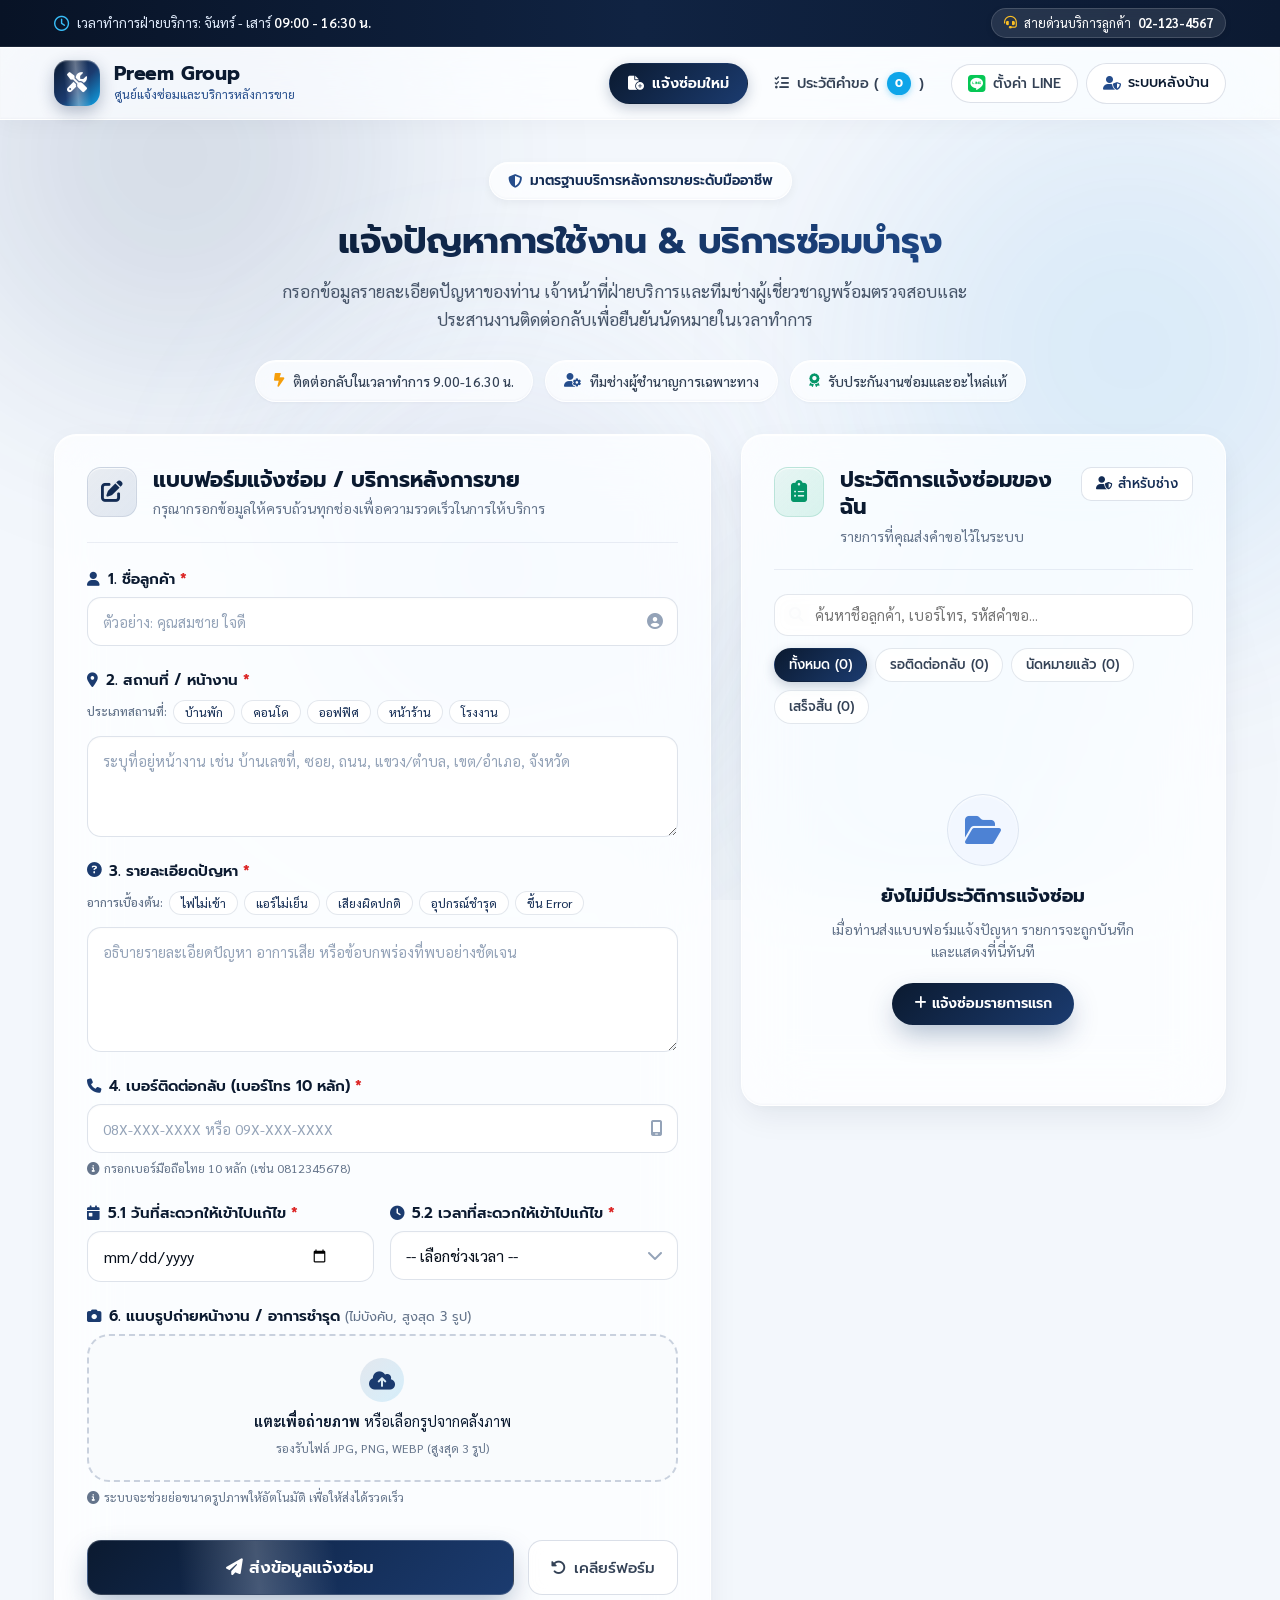
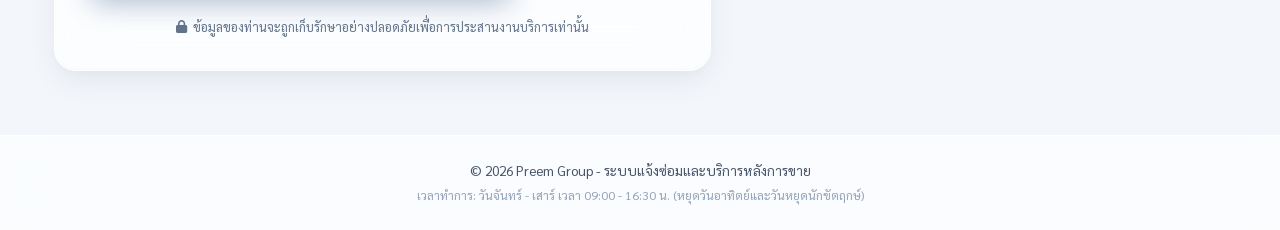
<file: web pg/index.html>
<!DOCTYPE html>
<html lang="th">
<head>
  <meta charset="UTF-8">
  <meta name="viewport" content="width=device-width, initial-scale=1.0">
  <title>ระบบแจ้งซ่อมและบริการหลังการขาย | Preem Group</title>
  <meta name="description" content="ระบบแจ้งซ่อมและบริการหลังการขายออนไลน์ Preem Group สะดวก รวดเร็ว พร้อมทีมงานช่างมืออาชีพติดต่อกลับในเวลาทำการ 9.00-16.30 น.">
  
  <!-- Google Fonts: Prompt, Sarabun & Plus Jakarta Sans -->
  <link rel="preconnect" href="https://fonts.googleapis.com">
  <link rel="preconnect" href="https://fonts.gstatic.com" crossorigin>
  <link href="https://fonts.googleapis.com/css2?family=Plus+Jakarta+Sans:wght@400;500;600;700;800&family=Prompt:wght@300;400;500;600;700&family=Sarabun:wght@300;400;500;600;700&display=swap" rel="stylesheet">
  
  <!-- Font Awesome 6 Icons -->
  <link rel="stylesheet" href="https://cdnjs.cloudflare.com/ajax/libs/font-awesome/6.5.1/css/all.min.css">
  
  <!-- LINE LIFF SDK 2.x -->
  <script charset="utf-8" src="https://static.line-scdn.net/liff/edge/2/sdk.js"></script>

  <!-- Custom Stylesheet -->
  <link rel="stylesheet" href="style.css">
</head>
<body>

  <!-- Background Ambient Liquid Glass Mesh Orbs -->
  <div class="liquid-bg-container" aria-hidden="true">
    <div class="liquid-orb liquid-orb-1"></div>
    <div class="liquid-orb liquid-orb-2"></div>
    <div class="liquid-orb liquid-orb-3"></div>
    <div class="liquid-orb liquid-orb-4"></div>
  </div>

  <!-- Top Announcement Bar -->
  <aside class="top-announcement" aria-label="เวลาทำการ">
    <div class="container top-bar-content">
      <div class="operating-hours">
        <i class="fa-regular fa-clock"></i>
        <span>เวลาทำการฝ่ายบริการ: จันทร์ - เสาร์ <strong>09:00 - 16:30 น.</strong></span>
      </div>
      <div class="quick-contact">
        <span class="hotline-badge"><i class="fa-solid fa-headset"></i> สายด่วนบริการลูกค้า <strong>02-123-4567</strong></span>
      </div>
    </div>
  </aside>

  <!-- Main Navigation Header -->
  <header class="main-header">
    <div class="container header-content">
      <div class="brand-logo">
        <div class="logo-icon-wrapper">
          <i class="fa-solid fa-screwdriver-wrench"></i>
        </div>
        <div class="brand-text">
          <span class="brand-title">Preem Group</span>
          <span class="brand-subtitle">ศูนย์แจ้งซ่อมและบริการหลังการขาย</span>
        </div>
      </div>
      <nav class="header-nav">
        <a href="#request-form-section" class="nav-link active"><i class="fa-solid fa-file-circle-plus"></i> แจ้งซ่อมใหม่</a>
        <a href="#history-section" class="nav-link"><i class="fa-solid fa-list-check"></i> ประวัติคำขอ (<span id="ticketCountBadge">0</span>)</a>
        <button type="button" id="btnOpenLineSettings" class="btn-header-setting" title="ตั้งค่าเชื่อมต่อ LINE">
          <i class="fa-brands fa-line" style="color: #06C755; font-size: 1.1rem;"></i> <span>ตั้งค่า LINE</span>
        </button>
        <a href="admin.html" class="btn-header-setting" title="เข้าสู่ระบบจัดการหลังบ้าน" style="color: var(--navy-900); text-decoration: none;">
          <i class="fa-solid fa-user-shield text-blue"></i> <span>ระบบหลังบ้าน</span>
        </a>
      </nav>
    </div>
  </header>

  <!-- Hero Section with Trust Badges -->
  <section class="hero-section">
    <div class="container hero-container">
      <div class="hero-text">
        <div class="hero-badge">
          <i class="fa-solid fa-shield-halved"></i> มาตรฐานบริการหลังการขายระดับมืออาชีพ
        </div>
        <h1 class="hero-title">แจ้งปัญหาการใช้งาน & บริการซ่อมบำรุง</h1>
        <p class="hero-desc">
          กรอกข้อมูลรายละเอียดปัญหาของท่าน เจ้าหน้าที่ฝ่ายบริการและทีมช่างผู้เชี่ยวชาญพร้อมตรวจสอบและประสานงานติดต่อกลับเพื่อยืนยันนัดหมายในเวลาทำการ
        </p>
        
        <!-- Trust Feature Cards -->
        <div class="trust-features">
          <div class="trust-pill">
            <i class="fa-solid fa-bolt-lightning text-amber"></i>
            <span>ติดต่อกลับในเวลาทำการ 9.00-16.30 น.</span>
          </div>
          <div class="trust-pill">
            <i class="fa-solid fa-user-gear text-blue"></i>
            <span>ทีมช่างผู้ชำนาญการเฉพาะทาง</span>
          </div>
          <div class="trust-pill">
            <i class="fa-solid fa-award text-emerald"></i>
            <span>รับประกันงานซ่อมและอะไหล่แท้</span>
          </div>
        </div>
      </div>
    </div>
  </section>

  <!-- Main Content Layout -->
  <main class="container main-content-wrapper">
    
    <!-- Left / Top: Service Request Form -->
    <section id="request-form-section" class="service-card form-section-card">
      <div class="card-header">
        <div class="header-icon-box">
          <i class="fa-solid fa-pen-to-square"></i>
        </div>
        <div>
          <h2 class="card-title">แบบฟอร์มแจ้งซ่อม / บริการหลังการขาย</h2>
          <p class="card-subtitle">กรุณากรอกข้อมูลให้ครบถ้วนทุกช่องเพื่อความรวดเร็วในการให้บริการ</p>
        </div>
      </div>

      <form id="serviceRequestForm" class="request-form" novalidate>
        
        <!-- LINE Profile Auto-detection Banner -->
        <div id="lineUserBanner" class="line-user-banner" style="display: none;">
          <div class="line-user-info">
            <div class="line-user-avatar" id="lineUserAvatar">
              <i class="fa-brands fa-line"></i>
            </div>
            <div class="line-user-text">
              <span class="line-user-title"><i class="fa-brands fa-line"></i> เข้าใช้งานผ่าน LINE</span>
              <span class="line-user-name" id="lineUserName">ผู้ใช้ LINE</span>
            </div>
          </div>
          <div class="line-connected-badge">
            <i class="fa-solid fa-circle-check"></i> ดึงชื่อให้อัตโนมัติ
          </div>
        </div>

        <!-- Field 1: Customer Name -->
        <div class="form-group" id="group-customerName">
          <label for="customerName" class="form-label">
            <i class="fa-solid fa-user form-label-icon"></i>
            <span>1. ชื่อลูกค้า <span class="required-star">*</span></span>
          </label>
          <div class="input-wrapper">
            <input 
              type="text" 
              id="customerName" 
              name="customerName" 
              class="form-control" 
              placeholder="ตัวอย่าง: คุณสมชาย ใจดี" 
              required
              autocomplete="name"
            >
            <span class="input-icon-right"><i class="fa-solid fa-circle-user"></i></span>
          </div>
          <p class="error-message" id="error-customerName">
            <i class="fa-solid fa-circle-exclamation"></i> กรุณากรอกชื่อลูกค้า
          </p>
        </div>

        <!-- Field 2: Location -->
        <div class="form-group" id="group-serviceLocation">
          <label for="serviceLocation" class="form-label">
            <i class="fa-solid fa-location-dot form-label-icon"></i>
            <span>2. สถานที่ / หน้างาน <span class="required-star">*</span></span>
          </label>
          
          <!-- Quick location helper pills -->
          <div class="quick-helpers">
            <span class="helper-label">ประเภทสถานที่:</span>
            <button type="button" class="quick-pill location-pill" data-insert="บ้านพักอาศัย / ทาวน์โฮม ">บ้านพัก</button>
            <button type="button" class="quick-pill location-pill" data-insert="คอนโดมิเนียม อาคาร/ห้อง ">คอนโด</button>
            <button type="button" class="quick-pill location-pill" data-insert="สำนักงาน / บริษัท ">ออฟฟิศ</button>
            <button type="button" class="quick-pill location-pill" data-insert="หน้าร้านค้า / โชว์รูม ">หน้าร้าน</button>
            <button type="button" class="quick-pill location-pill" data-insert="โรงงาน / คลังสินค้า ">โรงงาน</button>
          </div>

          <div class="input-wrapper">
            <textarea 
              id="serviceLocation" 
              name="serviceLocation" 
              class="form-control textarea-location" 
              rows="3" 
              placeholder="ระบุที่อยู่หน้างาน เช่น บ้านเลขที่, ซอย, ถนน, แขวง/ตำบล, เขต/อำเภอ, จังหวัด" 
              required
            ></textarea>
          </div>
          <p class="error-message" id="error-serviceLocation">
            <i class="fa-solid fa-circle-exclamation"></i> กรุณากรอกสถานที่หรือที่อยู่หน้างาน
          </p>
        </div>

        <!-- Field 3: Issue Description -->
        <div class="form-group" id="group-issueDetail">
          <label for="issueDetail" class="form-label">
            <i class="fa-solid fa-circle-question form-label-icon"></i>
            <span>3. รายละเอียดปัญหา <span class="required-star">*</span></span>
          </label>

          <!-- Quick issue template pills -->
          <div class="quick-helpers">
            <span class="helper-label">อาการเบื้องต้น:</span>
            <button type="button" class="quick-pill issue-pill" data-insert="เครื่องเปิดไม่ติด / ไฟไม่เข้า ">ไฟไม่เข้า</button>
            <button type="button" class="quick-pill issue-pill" data-insert="เครื่องปรับอากาศไม่เย็น / มีน้ำหยด ">แอร์ไม่เย็น</button>
            <button type="button" class="quick-pill issue-pill" data-insert="มีเสียงดังผิดปกติขณะทำงาน ">เสียงผิดปกติ</button>
            <button type="button" class="quick-pill issue-pill" data-insert="อุปกรณ์ชำรุด แตกหัก หรือหลุดหลวม ">อุปกรณ์ชำรุด</button>
            <button type="button" class="quick-pill issue-pill" data-insert="ระบบแจ้งเตือน Error Code ขึ้นหน้าจอ ">ขึ้น Error</button>
          </div>

          <div class="input-wrapper">
            <textarea 
              id="issueDetail" 
              name="issueDetail" 
              class="form-control textarea-issue" 
              rows="4" 
              placeholder="อธิบายรายละเอียดปัญหา อาการเสีย หรือข้อบกพร่องที่พบอย่างชัดเจน" 
              required
            ></textarea>
          </div>
          <p class="error-message" id="error-issueDetail">
            <i class="fa-solid fa-circle-exclamation"></i> กรุณากรอกรายละเอียดปัญหา
          </p>
        </div>

        <!-- Field 4: Contact Phone -->
        <div class="form-group" id="group-contactPhone">
          <label for="contactPhone" class="form-label">
            <i class="fa-solid fa-phone form-label-icon"></i>
            <span>4. เบอร์ติดต่อกลับ (เบอร์โทร 10 หลัก) <span class="required-star">*</span></span>
          </label>
          <div class="input-wrapper">
            <input 
              type="tel" 
              id="contactPhone" 
              name="contactPhone" 
              class="form-control" 
              placeholder="08X-XXX-XXXX หรือ 09X-XXX-XXXX" 
              maxlength="12" 
              required
              autocomplete="tel"
            >
            <span class="input-icon-right" id="phoneValidIcon"><i class="fa-solid fa-mobile-screen"></i></span>
          </div>
          <p class="field-hint"><i class="fa-solid fa-circle-info"></i> กรอกเบอร์มือถือไทย 10 หลัก (เช่น 0812345678)</p>
          <p class="error-message" id="error-contactPhone">
            <i class="fa-solid fa-circle-exclamation"></i> กรุณากรอกเบอร์โทรศัพท์มือถือ 10 หลักให้ถูกต้อง (ขึ้นต้นด้วย 0)
          </p>
        </div>

        <!-- Field 5: Preferred Date & Time -->
        <div class="form-row-2col">
          <!-- 5.1 Preferred Date -->
          <div class="form-group" id="group-preferredDate">
            <label for="preferredDate" class="form-label">
              <i class="fa-solid fa-calendar-day form-label-icon"></i>
              <span>5.1 วันที่สะดวกให้เข้าไปแก้ไข <span class="required-star">*</span></span>
            </label>
            <div class="input-wrapper">
              <input 
                type="date" 
                id="preferredDate" 
                name="preferredDate" 
                class="form-control" 
                required
              >
            </div>
            <p class="error-message" id="error-preferredDate">
              <i class="fa-solid fa-circle-exclamation"></i> กรุณาเลือกวันที่สะดวกให้เข้าไปแก้ไข
            </p>
          </div>

          <!-- 5.2 Preferred Time -->
          <div class="form-group" id="group-preferredTime">
            <label for="preferredTime" class="form-label">
              <i class="fa-solid fa-clock form-label-icon"></i>
              <span>5.2 เวลาที่สะดวกให้เข้าไปแก้ไข <span class="required-star">*</span></span>
            </label>
            <div class="input-wrapper">
              <select id="preferredTime" name="preferredTime" class="form-control" required>
                <option value="" disabled selected>-- เลือกช่วงเวลา --</option>
                <option value="09:00 - 11:30 น. (ช่วงเช้า)">09:00 - 11:30 น. (ช่วงเช้า)</option>
                <option value="11:30 - 13:30 น. (ช่วงเที่ยง)">11:30 - 13:30 น. (ช่วงเที่ยง)</option>
                <option value="13:30 - 15:00 น. (ช่วงบ่ายต้น)">13:30 - 15:00 น. (ช่วงบ่ายต้น)</option>
                <option value="15:00 - 16:30 น. (ช่วงบ่ายแก่)">15:00 - 16:30 น. (ช่วงบ่ายแก่)</option>
                <option value="สะดวกตลอดเวลาทำการ (09:00 - 16:30 น.)">สะดวกตลอดเวลาทำการ (09:00 - 16:30 น.)</option>
              </select>
              <span class="input-icon-right"><i class="fa-solid fa-chevron-down"></i></span>
            </div>
            <p class="error-message" id="error-preferredTime">
              <i class="fa-solid fa-circle-exclamation"></i> กรุณาเลือกช่วงเวลาที่สะดวก
            </p>
          </div>
        </div>

        <!-- Field 6: Photo Uploads (Optional) -->
        <div class="form-group" id="group-issuePhotos">
          <label class="form-label" for="photoFileInput">
            <i class="fa-solid fa-camera form-label-icon"></i>
            <span>6. แนบรูปถ่ายหน้างาน / อาการชำรุด <span class="optional-tag" style="font-size: 0.8rem; font-weight: normal; color: var(--slate-500);">(ไม่บังคับ, สูงสุด 3 รูป)</span></span>
          </label>
          
          <div class="photo-upload-zone" id="photoDropZone">
            <input 
              type="file" 
              id="photoFileInput" 
              accept="image/*" 
              multiple 
              style="display: none;"
            >
            <div class="photo-upload-prompt" id="photoUploadPrompt" role="button" tabindex="0">
              <div class="photo-upload-icon"><i class="fa-solid fa-cloud-arrow-up"></i></div>
              <p class="photo-upload-title"><strong>แตะเพื่อถ่ายภาพ</strong> หรือเลือกรูปจากคลังภาพ</p>
              <span class="photo-upload-subtitle">รองรับไฟล์ JPG, PNG, WEBP (สูงสุด 3 รูป)</span>
            </div>
            <div class="photo-preview-grid" id="photoPreviewGrid" style="display: none;"></div>
          </div>
          <p class="field-hint"><i class="fa-solid fa-circle-info"></i> ระบบจะช่วยย่อขนาดรูปภาพให้อัตโนมัติ เพื่อให้ส่งได้รวดเร็ว</p>
        </div>

        <!-- Submit Button Area -->
        <div class="form-action-area">
          <button type="submit" id="btnSubmitRequest" class="btn-submit">
            <span class="btn-text"><i class="fa-solid fa-paper-plane"></i> ส่งข้อมูลแจ้งซ่อม</span>
            <span class="btn-loading" style="display: none;"><i class="fa-solid fa-circle-notch fa-spin"></i> กำลังส่งข้อมูล...</span>
          </button>
          <button type="button" id="btnResetForm" class="btn-reset">
            <i class="fa-solid fa-rotate-left"></i> เคลียร์ฟอร์ม
          </button>
        </div>
        
        <p class="privacy-note">
          <i class="fa-solid fa-lock"></i> ข้อมูลของท่านจะถูกเก็บรักษาอย่างปลอดภัยเพื่อการประสานงานบริการเท่านั้น
        </p>

      </form>
    </section>

    <!-- Right / Bottom: Request History & Live Status Tracking -->
    <section id="history-section" class="service-card history-section-card">
      <div class="card-header history-header">
        <div class="header-icon-box success-icon-box">
          <i class="fa-solid fa-clipboard-list"></i>
        </div>
        <div class="history-title-area">
          <div style="display: flex; align-items: center; gap: 8px; flex-wrap: wrap;">
            <h2 class="card-title" id="historySectionTitle">ประวัติการแจ้งซ่อมของฉัน</h2>
            <span id="staffRoleBadge" class="status-badge" style="display: none; background: #e0e7ff; color: #3730a3; font-size: 0.75rem; padding: 2px 8px;">
              <i class="fa-solid fa-shield-halved"></i> โหมดช่าง/แอดมิน
            </span>
          </div>
          <p class="card-subtitle" id="historySectionSubtitle">รายการที่คุณส่งคำขอไว้ในระบบ</p>
        </div>
        <div class="history-actions">
          <button type="button" id="btnToggleStaffMode" class="btn-secondary-sm" title="เข้าสู่ระบบสำหรับช่าง/แอดมิน">
            <i class="fa-solid fa-user-shield"></i> <span id="staffModeBtnText">สำหรับช่าง</span>
          </button>
          <button type="button" id="btnExportCSV" class="btn-secondary-sm" title="ส่งออกข้อมูลเป็น CSV" style="display: none;">
            <i class="fa-solid fa-file-arrow-down"></i> <span class="action-btn-text">ส่งออก</span>
          </button>
          <button type="button" id="btnClearHistory" class="btn-secondary-sm text-danger" title="ล้างประวัติ" style="display: none;">
            <i class="fa-solid fa-trash-can"></i> <span class="action-btn-text">ล้าง</span>
          </button>
        </div>
      </div>

      <!-- Filter and Search Toolbar -->
      <div class="history-toolbar">
        <div class="search-box">
          <i class="fa-solid fa-magnifying-glass search-icon"></i>
          <input 
            type="text" 
            id="searchHistoryInput" 
            placeholder="ค้นหาชื่อลูกค้า, เบอร์โทร, รหัสคำขอ..." 
            class="search-input"
          >
          <button type="button" id="btnClearSearch" class="btn-clear-search" style="display: none;">
            <i class="fa-solid fa-xmark"></i>
          </button>
        </div>
        <div class="filter-status-group">
          <button type="button" class="filter-chip active" data-status="all">ทั้งหมด (<span id="cntAll">0</span>)</button>
          <button type="button" class="filter-chip" data-status="รอติดต่อกลับ">รอติดต่อกลับ (<span id="cntPending">0</span>)</button>
          <button type="button" class="filter-chip" data-status="นัดหมายแล้ว">นัดหมายแล้ว (<span id="cntScheduled">0</span>)</button>
          <button type="button" class="filter-chip" data-status="เสร็จสิ้น">เสร็จสิ้น (<span id="cntCompleted">0</span>)</button>
        </div>
      </div>

      <!-- Tickets Container (Responsive Cards & Table View) -->
      <div id="ticketsContainer" class="tickets-container">
        <!-- Will be dynamically populated by JavaScript -->
      </div>

      <!-- Empty State View -->
      <div id="emptyHistoryState" class="empty-state" style="display: none;">
        <div class="empty-icon-wrap">
          <i class="fa-solid fa-folder-open"></i>
        </div>
        <h3 class="empty-title">ยังไม่มีประวัติการแจ้งซ่อม</h3>
        <p class="empty-desc">เมื่อท่านส่งแบบฟอร์มแจ้งปัญหา รายการจะถูกบันทึกและแสดงที่นี่ทันที</p>
        <a href="#request-form-section" class="btn-empty-action"><i class="fa-solid fa-plus"></i> แจ้งซ่อมรายการแรก</a>
      </div>

    </section>

  </main>

  <!-- Footer -->
  <footer class="main-footer">
    <div class="container footer-content">
      <p>© 2026 Preem Group - ระบบแจ้งซ่อมและบริการหลังการขาย</p>
      <p class="footer-subtext">เวลาทำการ: วันจันทร์ - เสาร์ เวลา 09:00 - 16:30 น. (หยุดวันอาทิตย์และวันหยุดนักขัตฤกษ์)</p>
    </div>
  </footer>

  <!-- Modal: Success Confirmation Popup -->
  <div id="successModal" class="modal-overlay" role="dialog" aria-modal="true" aria-labelledby="modalTitle" style="display: none;">
    <div class="modal-card">
      <div class="modal-accent-bar"></div>
      
      <button type="button" class="modal-close-btn" id="modalCloseBtn" aria-label="ปิดหน้าต่าง">
        <i class="fa-solid fa-xmark"></i>
      </button>

      <div class="modal-body">
        <!-- Animated Success Checkmark Icon -->
        <div class="success-animation-wrap">
          <div class="success-circle">
            <i class="fa-solid fa-check"></i>
          </div>
          <div class="sparkle-ring"></div>
        </div>

        <div class="ticket-pill-badge">
          <i class="fa-solid fa-hashtag"></i> รหัสแจ้งซ่อม: <strong id="modalTicketId">REQ-20260820-001</strong>
        </div>

        <h3 id="modalTitle" class="modal-title">ส่งข้อมูลแจ้งซ่อมเรียบร้อยแล้ว!</h3>

        <!-- The exact requested automated Thai response message -->
        <div class="official-reply-box">
          <div class="reply-quote-icon"><i class="fa-solid fa-quote-left"></i></div>
          <p class="reply-text">
            "ขอบคุณที่แจ้งปัญหา ทางบริษัทยินดีบริการ และจะติดต่อกลับไปในเวลาทำการ 9.00-16.30 น. ทางบริษัทจะทำการนัดวันและเวลาอีกครั้ง ขอบคุณครับ"
          </p>
        </div>

        <!-- Summary of submitted request -->
        <div class="submitted-summary-card">
          <h4 class="summary-card-title"><i class="fa-solid fa-receipt"></i> ข้อมูลสรุปการแจ้งซ่อม</h4>
          <div class="summary-grid">
            <div class="summary-item">
              <span class="summary-label">ชื่อลูกค้า:</span>
              <span class="summary-val" id="modalSummaryName">-</span>
            </div>
            <div class="summary-item">
              <span class="summary-label">เบอร์ติดต่อกลับ:</span>
              <span class="summary-val" id="modalSummaryPhone">-</span>
            </div>
            <div class="summary-item full-width">
              <span class="summary-label">สถานที่ / หน้างาน:</span>
              <span class="summary-val" id="modalSummaryLocation">-</span>
            </div>
            <div class="summary-item full-width">
              <span class="summary-label">รายละเอียดปัญหา:</span>
              <span class="summary-val" id="modalSummaryIssue">-</span>
            </div>
            <div class="summary-item">
              <span class="summary-label">วันที่สะดวก:</span>
              <span class="summary-val text-primary-dark" id="modalSummaryDate">-</span>
            </div>
            <div class="summary-item">
              <span class="summary-label">เวลาที่สะดวก:</span>
              <span class="summary-val text-primary-dark" id="modalSummaryTime">-</span>
            </div>
            <div class="summary-item full-width">
              <span class="summary-label">สถานะปัจจุบัน:</span>
              <span class="status-badge status-pending"><i class="fa-solid fa-hourglass-half fa-spin"></i> รอติดต่อกลับ</span>
            </div>
          </div>
        </div>

        <!-- LINE Actions Area -->
        <div class="line-modal-actions">
          <button type="button" id="btnLineSendChat" class="btn-line-primary">
            <i class="fa-brands fa-line" style="font-size: 1.2rem;"></i> ส่งสรุปใบแจ้งซ่อมเข้าแชท LINE
          </button>
          <div class="line-modal-actions-row">
            <button type="button" id="btnLineShare" class="btn-line-outline">
              <i class="fa-solid fa-share-nodes"></i> แชร์ไปยัง LINE
            </button>
            <button type="button" id="btnLineContactOa" class="btn-line-outline">
              <i class="fa-solid fa-headset"></i> ติดต่อ LINE OA
            </button>
          </div>
        </div>

        <!-- Modal Action Buttons -->
        <div class="modal-actions">
          <button type="button" id="btnModalAcknowledge" class="btn-modal-primary">
            <i class="fa-solid fa-check"></i> ตกลง / เรียบร้อย
          </button>
          <button type="button" id="btnModalPrint" class="btn-modal-outline">
            <i class="fa-solid fa-print"></i> พิมพ์ / บันทึกใบคำขอ
          </button>
          <button type="button" id="btnLineCloseLiff" class="btn-modal-outline text-danger" style="display: none;">
            <i class="fa-solid fa-xmark"></i> ปิดหน้าต่าง LINE
          </button>
        </div>
      </div>
    </div>
  </div>

  <!-- Modal: Detail View & Status Update for Tickets -->
  <div id="detailModal" class="modal-overlay" role="dialog" aria-modal="true" style="display: none;">
    <div class="modal-card">
      <div class="modal-accent-bar bar-blue"></div>
      
      <button type="button" class="modal-close-btn" id="detailCloseBtn" aria-label="ปิด">
        <i class="fa-solid fa-xmark"></i>
      </button>

      <div class="modal-body">
        <div class="detail-header-flex">
          <div>
            <span class="detail-ticket-id" id="detailTicketId">#REQ-20260820-001</span>
            <h3 class="modal-title" style="margin-top: 4px; text-align: left;">รายละเอียดใบแจ้งซ่อม</h3>
          </div>
          <div id="detailStatusBadge"></div>
        </div>

        <div class="detail-content-box" id="detailContentBody">
          <!-- Populated by JS -->
        </div>

        <!-- LINE Actions from Detail View -->
        <div class="line-modal-actions-row" style="margin-top: 14px;">
          <button type="button" id="btnDetailLineShare" class="btn-line-outline">
            <i class="fa-brands fa-line"></i> แชร์ข้อมูลเข้า LINE
          </button>
          <button type="button" id="btnDetailLineOa" class="btn-line-outline">
            <i class="fa-solid fa-headset"></i> สอบถามสถานะทาง LINE OA
          </button>
        </div>

        <!-- Customer Status Timeline Tracker (Visible for normal users) -->
        <div id="customerStatusTracker" class="customer-status-tracker">
          <div class="tracker-title"><i class="fa-solid fa-timeline"></i> ติดตามสถานะงานซ่อม:</div>
          <div class="timeline-steps">
            <div class="timeline-step" id="step1">
              <div class="step-icon"><i class="fa-solid fa-file-circle-check"></i></div>
              <div class="step-text">
                <span class="step-name">1. รับแจ้งเรื่อง</span>
                <span class="step-desc">บันทึกข้อมูลแล้ว</span>
              </div>
            </div>
            <div class="timeline-connector" id="connector1"></div>
            <div class="timeline-step" id="step2">
              <div class="step-icon"><i class="fa-solid fa-phone-volume"></i></div>
              <div class="step-text">
                <span class="step-name">2. ติดต่อ & นัดหมาย</span>
                <span class="step-desc">ยืนยันวัน-เวลานัด</span>
              </div>
            </div>
            <div class="timeline-connector" id="connector2"></div>
            <div class="timeline-step" id="step3">
              <div class="step-icon"><i class="fa-solid fa-circle-check"></i></div>
              <div class="step-text">
                <span class="step-name">3. เสร็จสิ้น</span>
                <span class="step-desc">ดำเนินการเรียบร้อย</span>
              </div>
            </div>
          </div>
          <div class="ticket-lock-notice">
            <i class="fa-solid fa-lock"></i> <span>ข้อมูลใบแจ้งซ่อมถูกบันทึกแล้ว ไม่สามารถแก้ไขได้ หากต้องการเปลี่ยนแปลง กรุณาติดต่อทาง LINE OA หรือโทร 02-123-4567</span>
          </div>
        </div>

        <!-- Status modifier for staff only (Visible ONLY in Staff Mode) -->
        <div class="status-modifier-section" id="detailStatusModifierSection" style="display: none;">
          <label class="modifier-label"><i class="fa-solid fa-user-shield"></i> จัดการสถานะงาน (เฉพาะทีมช่าง / แอดมิน):</label>
          <div class="status-buttons-row">
            <button type="button" class="btn-status-change" data-newstatus="รอติดต่อกลับ"><i class="fa-solid fa-hourglass-half"></i> รอติดต่อกลับ</button>
            <button type="button" class="btn-status-change" data-newstatus="นัดหมายแล้ว"><i class="fa-solid fa-calendar-check"></i> นัดหมายแล้ว</button>
            <button type="button" class="btn-status-change" data-newstatus="เสร็จสิ้น"><i class="fa-solid fa-circle-check"></i> เสร็จสิ้น</button>
          </div>
        </div>

        <div class="modal-actions" style="margin-top: 20px;">
          <button type="button" id="btnDetailClose" class="btn-modal-primary">ปิดหน้าต่าง</button>
        </div>
      </div>
    </div>
  </div>

  <!-- Modal: LINE Integration Settings -->
  <div id="lineSettingsModal" class="modal-overlay" role="dialog" aria-modal="true" style="display: none;">
    <div class="modal-card">
      <div class="modal-accent-bar" style="background: linear-gradient(90deg, #06C755, #00B900);"></div>
      
      <button type="button" class="modal-close-btn" id="lineSettingsCloseBtn" aria-label="ปิด">
        <i class="fa-solid fa-xmark"></i>
      </button>

      <div class="modal-body">
        <div class="detail-header-flex">
          <div style="display: flex; align-items: center; gap: 12px;">
            <i class="fa-brands fa-line" style="font-size: 2.2rem; color: #06C755;"></i>
            <div>
              <h3 class="modal-title" style="margin: 0; text-align: left;">ตั้งค่าการเชื่อมต่อ LINE</h3>
              <p style="font-size: 0.85rem; color: var(--slate-500); margin: 2px 0 0 0;">กำหนดค่า LINE LIFF และการแจ้งเตือนแอดมิน</p>
            </div>
          </div>
        </div>

        <form id="lineConfigForm" style="margin-top: 18px;">
          <div class="settings-field">
            <label for="cfgLiffId"><i class="fa-solid fa-key"></i> LINE LIFF ID (สำหรับเปิดใน LINE):</label>
            <input type="text" id="cfgLiffId" class="form-control" placeholder="เช่น 200xxxxxxx-xxxxxxx">
            <p class="settings-help">นำ LIFF ID ได้จาก <a href="https://developers.line.biz/" target="_blank" rel="noopener">LINE Developers Console</a></p>
          </div>

          <div class="settings-field">
            <label for="cfgLineOa"><i class="fa-solid fa-at"></i> LINE Official Account ID / Link:</label>
            <input type="text" id="cfgLineOa" class="form-control" placeholder="เช่น @preemgroup หรือ https://line.me/R/ti/p/@...">
            <p class="settings-help">ลิงก์หรือไอดี LINE OA เพื่อให้ลูกค้ากดคุยสอบถามกับแอดมินได้โดยตรง</p>
          </div>

          <div class="settings-field">
            <label for="cfgWebhookUrl"><i class="fa-solid fa-bell"></i> Webhook แจ้งเตือนเข้า LINE แอดมิน (URL):</label>
            <input type="url" id="cfgWebhookUrl" class="form-control" placeholder="เช่น Google Apps Script Webhook URL">
            <p class="settings-help">ส่งข้อมูลแจ้งซ่อมเข้ากลุ่มช่าง/แอดมินอัตโนมัติทันทีที่ลูกค้ากดส่งฟอร์ม</p>
          </div>

          <div class="line-guide-card">
            <strong><i class="fa-solid fa-lightbulb"></i> วิธีนำไปใช้งานบน LINE:</strong>
            <ol>
              <li>สร้าง LIFF App ใน LINE Developers แล้วใส่ Endpoint URL ของเว็บนี้</li>
              <li>นำลิงก์ <code>https://liff.line.me/YOUR-LIFF-ID</code> ไปใส่ใน <strong>Rich Menu</strong> ของ LINE Official Account</li>
              <li>เมื่อลูกค้าเปิดผ่าน LINE จะดึงชื่อให้อัตโนมัติและส่งข้อความสรุปเข้าแชทได้ทันที</li>
            </ol>
          </div>

          <div class="modal-actions" style="margin-top: 20px;">
            <button type="submit" class="btn-modal-primary" style="background: var(--line-green);">
              <i class="fa-solid fa-floppy-disk"></i> บันทึกการตั้งค่า
            </button>
            <button type="button" id="btnLineSettingsCancel" class="btn-modal-outline">
              ยกเลิก
            </button>
          </div>
        </form>
      </div>
    </div>
  </div>

  <!-- Modal: Staff PIN Login -->
  <div id="staffPinModal" class="modal-overlay" role="dialog" aria-modal="true" style="display: none;">
    <div class="modal-card" style="max-width: 400px;">
      <div class="modal-accent-bar bar-blue"></div>
      
      <button type="button" class="modal-close-btn" id="staffPinCloseBtn" aria-label="ปิด">
        <i class="fa-solid fa-xmark"></i>
      </button>

      <div class="modal-body" style="text-align: center;">
        <div style="width: 56px; height: 56px; border-radius: 50%; background: var(--primary-50); color: var(--primary-600); display: flex; align-items: center; justify-content: center; font-size: 1.5rem; margin: 0 auto 12px;">
          <i class="fa-solid fa-user-shield"></i>
        </div>

        <h3 class="modal-title" style="margin-bottom: 6px;">เข้าสู่ระบบทีมช่าง / แอดมิน</h3>
        <p style="font-size: 0.85rem; color: var(--slate-500); margin-bottom: 18px;">
          กรุณากรอกรหัส PIN เพื่อดูและจัดการรายการแจ้งซ่อมทั้งหมด
        </p>

        <form id="staffPinForm">
          <div class="input-wrapper" style="max-width: 200px; margin: 0 auto 8px;">
            <input 
              type="password" 
              id="staffPinInput" 
              class="form-control" 
              placeholder="••••" 
              maxlength="8" 
              autocomplete="current-password"
              style="text-align: center; font-size: 1.4rem; letter-spacing: 6px; font-weight: 700;"
              required
            >
          </div>
          <p class="error-message" id="staffPinError" style="display: none; justify-content: center; margin-bottom: 12px;">
            <i class="fa-solid fa-circle-exclamation"></i> รหัส PIN ไม่ถูกต้อง
          </p>
          <p style="font-size: 0.78rem; color: var(--slate-400); margin-bottom: 18px;">
            <i class="fa-solid fa-circle-info"></i> รหัส PIN เริ่มต้น: <code>1234</code>
          </p>

          <div class="modal-actions" style="flex-direction: column; gap: 8px;">
            <button type="submit" class="btn-modal-primary" style="width: 100%;">
              <i class="fa-solid fa-lock-open"></i> ยืนยันรหัส PIN
            </button>
            <button type="button" id="btnStaffPinCancel" class="btn-modal-outline" style="width: 100%;">
              ยกเลิก
            </button>
          </div>
        </form>
      </div>
    </div>
  </div>

  <!-- Toast Notification Container -->
  <div id="toastContainer" class="toast-container" aria-live="polite"></div>

  <!-- Mobile Bottom Navigation Bar -->
  <nav class="mobile-bottom-nav" aria-label="เมนูหลักบนมือถือ">
    <a href="#request-form-section" class="mobile-nav-item active" id="mNavForm">
      <i class="fa-solid fa-file-circle-plus"></i>
      <span>แจ้งซ่อม</span>
    </a>
    <a href="#history-section" class="mobile-nav-item" id="mNavHistory">
      <div class="m-nav-icon-wrap">
        <i class="fa-solid fa-list-check"></i>
        <span class="m-nav-badge" id="mTicketCountBadge">0</span>
      </div>
      <span>ประวัติ</span>
    </a>
    <button type="button" class="mobile-nav-item" id="mNavLineOa">
      <i class="fa-brands fa-line" style="color: #06C755;"></i>
      <span>คุยไลน์</span>
    </button>
    <button type="button" class="mobile-nav-item" id="mNavSettings">
      <i class="fa-solid fa-gear"></i>
      <span>ตั้งค่า</span>
    </button>
  </nav>

  <!-- LINE Integration Service -->
  <script src="line-config.js"></script>
  <!-- Main JavaScript File -->
  <script src="app.js"></script>
</body>
</html>
</file>
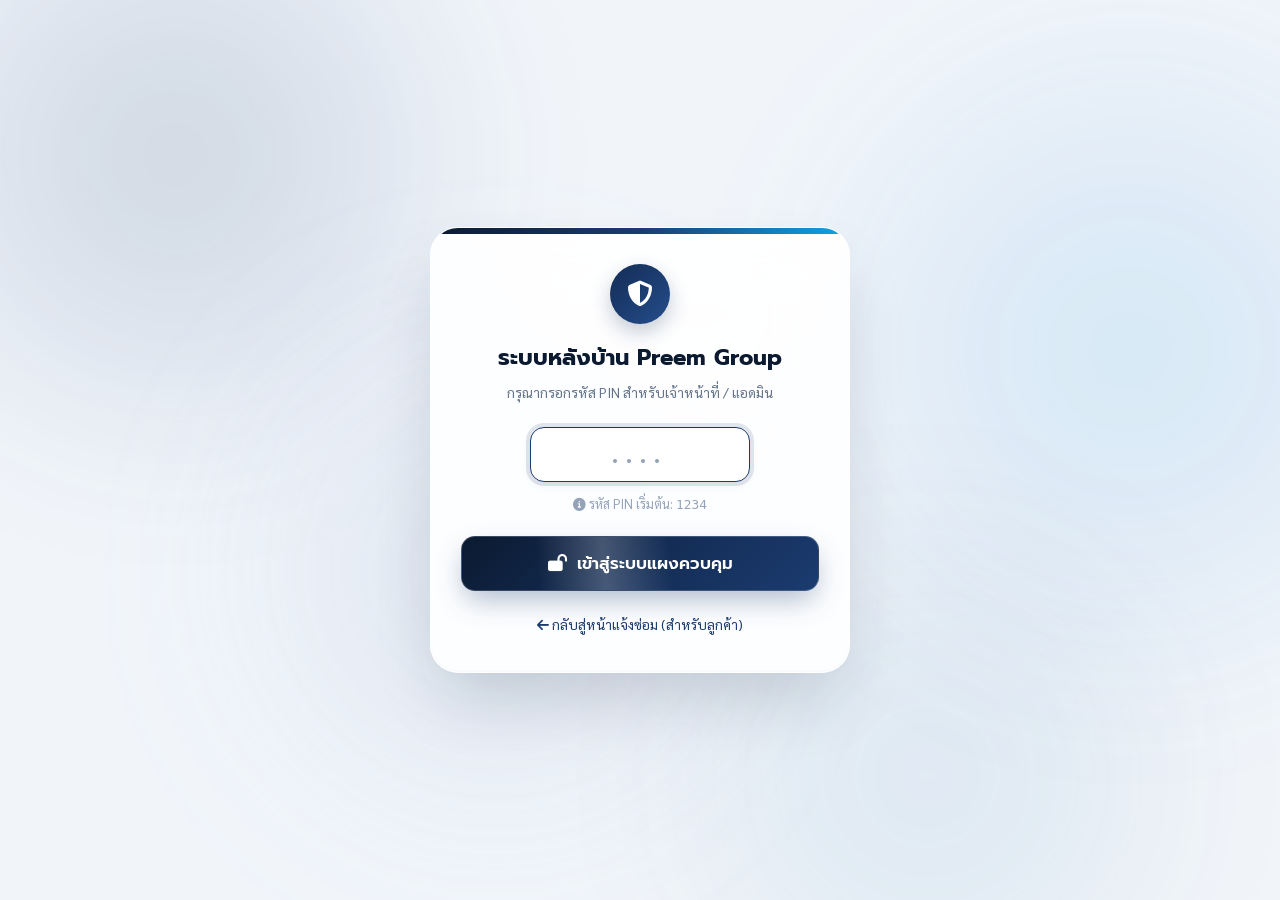
<file: web pg/admin.html>
<!DOCTYPE html>
<html lang="th">
<head>
  <meta charset="UTF-8">
  <meta name="viewport" content="width=device-width, initial-scale=1.0">
  <title>ระบบจัดการงานซ่อมหลังบ้าน (Admin Backoffice) | Preem Group</title>
  <meta name="description" content="ระบบจัดการงานแจ้งซ่อม มอบหมายงานช่าง และติดตามสถานะหลังบ้าน Preem Group">

  <!-- Google Fonts -->
  <link rel="preconnect" href="https://fonts.googleapis.com">
  <link rel="preconnect" href="https://fonts.gstatic.com" crossorigin>
  <link href="https://fonts.googleapis.com/css2?family=Plus+Jakarta+Sans:wght@400;500;600;700;800&family=Prompt:wght@300;400;500;600;700&family=Sarabun:wght@300;400;500;600;700&display=swap" rel="stylesheet">
  
  <!-- Font Awesome 6 Icons -->
  <link rel="stylesheet" href="https://cdnjs.cloudflare.com/ajax/libs/font-awesome/6.5.1/css/all.min.css">
  
  <!-- Base Theme & Admin Styles -->
  <link rel="stylesheet" href="style.css">
  <link rel="stylesheet" href="admin.css">
</head>
<body class="admin-body">

  <!-- Background Ambient Liquid Glass Mesh Orbs -->
  <div class="liquid-bg-container" aria-hidden="true">
    <div class="liquid-orb liquid-orb-1"></div>
    <div class="liquid-orb liquid-orb-2"></div>
    <div class="liquid-orb liquid-orb-3"></div>
    <div class="liquid-orb liquid-orb-4"></div>
  </div>

  <!-- VIEW 1: Admin Gatekeeper Login View (PIN Auth) -->
  <div id="adminLoginView" class="admin-login-overlay" style="display: flex;">
    <div class="admin-login-card">
      <div style="width: 60px; height: 60px; border-radius: 50%; background: linear-gradient(135deg, var(--navy-800), var(--navy-600)); color: #fff; display: flex; align-items: center; justify-content: center; font-size: 1.6rem; margin: 0 auto 16px; box-shadow: 0 8px 20px rgba(19, 44, 84, 0.25);">
        <i class="fa-solid fa-shield-halved"></i>
      </div>
      
      <h2 style="font-family: var(--font-heading); font-size: 1.4rem; color: var(--navy-900); margin-bottom: 6px;">ระบบหลังบ้าน Preem Group</h2>
      <p style="font-size: 0.86rem; color: var(--slate-500); margin-bottom: 24px;">กรุณากรอกรหัส PIN สำหรับเจ้าหน้าที่ / แอดมิน</p>

      <form id="adminLoginForm">
        <div class="input-wrapper" style="max-width: 220px; margin: 0 auto 12px;">
          <input 
            type="password" 
            id="adminPinInput" 
            class="form-control" 
            placeholder="••••" 
            maxlength="8" 
            autocomplete="current-password"
            style="text-align: center; font-size: 1.6rem; letter-spacing: 8px; font-weight: 700; padding: 10px 14px;"
            required
          >
        </div>
        
        <p class="error-message" id="adminLoginError" style="display: none; justify-content: center; margin-bottom: 14px;">
          <i class="fa-solid fa-circle-exclamation"></i> รหัส PIN ไม่ถูกต้อง
        </p>

        <p style="font-size: 0.8rem; color: var(--slate-400); margin-bottom: 20px;">
          <i class="fa-solid fa-circle-info"></i> รหัส PIN เริ่มต้น: <code>1234</code>
        </p>

        <button type="submit" class="btn-submit" style="width: 100%; border-radius: var(--radius-md);">
          <i class="fa-solid fa-lock-open"></i> เข้าสู่ระบบแผงควบคุม
        </button>

        <div style="margin-top: 20px;">
          <a href="index.html" style="font-size: 0.85rem; color: var(--navy-700); text-decoration: none;">
            <i class="fa-solid fa-arrow-left"></i> กลับสู่หน้าแจ้งซ่อม (สำหรับลูกค้า)
          </a>
        </div>
      </form>
    </div>
  </div>

  <!-- VIEW 2: Full Admin Dashboard View (When Logged In) -->
  <div id="adminDashboardView" class="admin-layout" style="display: none;">
    
    <!-- Top Navbar -->
    <header class="admin-navbar">
      <div class="admin-nav-container">
        <div class="admin-nav-left">
          <a href="admin.html" class="brand-logo">
            <div class="logo-icon-wrapper">
              <i class="fa-solid fa-screwdriver-wrench"></i>
            </div>
            <div class="brand-text">
              <span class="brand-title">Preem Group</span>
              <span class="brand-subtitle">ระบบจัดการหลังบ้าน & ใบสั่งงาน</span>
            </div>
          </a>
          <span class="admin-badge-role">
            <i class="fa-solid fa-user-shield text-blue"></i> ผู้ดูแลระบบ (Admin)
          </span>
        </div>

        <div class="admin-nav-right">
          <a href="index.html" target="_blank" class="btn-nav-action" title="เปิดดูหน้าเว็บลูกค้า">
            <i class="fa-solid fa-up-right-from-square"></i> <span>หน้าเว็บลูกค้า</span>
          </a>
          <button type="button" id="btnLogout" class="btn-nav-action btn-logout" title="ออกจากระบบ">
            <i class="fa-solid fa-arrow-right-from-bracket"></i> <span>ออกจากระบบ</span>
          </button>
        </div>
      </div>
    </header>

    <!-- Main Content Area -->
    <main class="admin-main">
      
      <!-- KPI Overview Cards -->
      <section class="kpi-grid">
        <div class="kpi-card">
          <div class="kpi-icon-box kpi-navy">
            <i class="fa-solid fa-clipboard-list"></i>
          </div>
          <div class="kpi-info">
            <span class="kpi-label">งานแจ้งซ่อมทั้งหมด</span>
            <span class="kpi-value" id="kpiTotal">0</span>
            <span class="kpi-subtext">รายการสะสมในระบบ</span>
          </div>
        </div>

        <div class="kpi-card">
          <div class="kpi-icon-box kpi-amber">
            <i class="fa-solid fa-hourglass-half"></i>
          </div>
          <div class="kpi-info">
            <span class="kpi-label">รอติดต่อกลับ</span>
            <span class="kpi-value" id="kpiPending">0</span>
            <span class="kpi-subtext">ต้องประสานงานด่วน</span>
          </div>
        </div>

        <div class="kpi-card">
          <div class="kpi-icon-box kpi-blue">
            <i class="fa-solid fa-calendar-check"></i>
          </div>
          <div class="kpi-info">
            <span class="kpi-label">นัดหมายแล้ว</span>
            <span class="kpi-value" id="kpiScheduled">0</span>
            <span class="kpi-subtext">รอดำเนินการเข้าพื้นที่</span>
          </div>
        </div>

        <div class="kpi-card">
          <div class="kpi-icon-box kpi-emerald">
            <i class="fa-solid fa-circle-check"></i>
          </div>
          <div class="kpi-info">
            <span class="kpi-label">ดำเนินการเสร็จสิ้น</span>
            <span class="kpi-value" id="kpiCompleted">0</span>
            <span class="kpi-subtext">ปิดงานเรียบร้อย</span>
          </div>
        </div>
      </section>

      <!-- Tab Navigation Bar -->
      <nav class="admin-tabs-bar" aria-label="เมนูแท็บ">
        <button type="button" class="admin-tab-btn active" data-tab="tickets">
          <i class="fa-solid fa-list-check"></i> รายการแจ้งซ่อม <span class="admin-tab-badge" id="cntTabTickets">0</span>
        </button>
        <button type="button" class="admin-tab-btn" data-tab="technicians">
          <i class="fa-solid fa-user-gear"></i> ทีมช่างผู้ชำนาญการ <span class="admin-tab-badge" id="cntTabTechs">3</span>
        </button>
        <button type="button" class="admin-tab-btn" data-tab="settings">
          <i class="fa-solid fa-sliders"></i> ตั้งค่าการเชื่อมต่อ & LINE
        </button>
      </nav>

      <!-- TAB 1: Tickets Table Management -->
      <div class="admin-tab-content" data-content="tickets" style="display: block;">
        <div class="admin-card">
          
          <div class="admin-card-header">
            <div>
              <h2 class="admin-card-title"><i class="fa-solid fa-table-list text-blue"></i> จัดการรายการแจ้งซ่อมบำรุง</h2>
              <p class="admin-card-subtitle">ค้นหา, มอบหมายงานช่าง, ปรับเปลี่ยนสถานะ และพิมพ์ใบสั่งงาน</p>
            </div>
            <div style="display: flex; gap: 8px;">
              <button type="button" id="btnRefresh" class="btn-secondary-sm" title="รีเฟรชข้อมูล">
                <i class="fa-solid fa-rotate"></i> รีเฟรช
              </button>
              <button type="button" id="btnExportCsv" class="btn-secondary-sm" style="background: #10b981; color: #fff; border: none;">
                <i class="fa-solid fa-file-excel"></i> ส่งออก Excel / CSV
              </button>
            </div>
          </div>

          <!-- Advanced Filters -->
          <div class="admin-filter-bar">
            <div class="filter-left">
              <div class="admin-search-input-wrap">
                <i class="fa-solid fa-magnifying-glass"></i>
                <input type="text" id="searchTickets" placeholder="ค้นหาชื่อลูกค้า, เบอร์โทร, รหัสคำขอ, ที่อยู่...">
              </div>

              <select id="filterStatus" class="admin-select-filter">
                <option value="all">สถานะงานทั้งหมด</option>
                <option value="รอติดต่อกลับ">รอติดต่อกลับ</option>
                <option value="นัดหมายแล้ว">นัดหมายแล้ว</option>
                <option value="เสร็จสิ้น">เสร็จสิ้น</option>
              </select>

              <select id="filterTech" class="admin-select-filter">
                <option value="all">ทีมช่างทั้งหมด</option>
              </select>
            </div>

            <div class="filter-right">
              <select id="sortBy" class="admin-select-filter">
                <option value="date-desc">เรียงตาม: ล่าสุดก่อน</option>
                <option value="date-asc">เรียงตาม: เก่าสุดก่อน</option>
                <option value="pref-date">เรียงตาม: วันที่นัดหมาย</option>
              </select>
            </div>
          </div>

          <!-- Data Table -->
          <div class="table-responsive">
            <table class="admin-table">
              <thead>
                <tr>
                  <th>รหัสแจ้งซ่อม</th>
                  <th>ลูกค้า & เบอร์ติดต่อ</th>
                  <th>สถานที่หน้างาน</th>
                  <th>รายละเอียดปัญหา</th>
                  <th>วัน-เวลานัด</th>
                  <th>ช่างผู้รับผิดชอบ</th>
                  <th>สถานะ</th>
                  <th style="text-align: center;">จัดการ</th>
                </tr>
              </thead>
              <tbody id="ticketsTableBody">
                <!-- Dynamically Rendered by JS -->
              </tbody>
            </table>
          </div>

          <!-- Empty State -->
          <div id="emptyTableState" class="empty-state" style="display: none;">
            <div class="empty-icon-wrap">
              <i class="fa-solid fa-folder-open"></i>
            </div>
            <h3 class="empty-title">ไม่พบข้อมูลตามเงื่อนไขที่ค้นหา</h3>
            <p class="empty-desc">ลองเปลี่ยนคำค้นหาหรือตัวกรองสถานะด้านบน</p>
          </div>

        </div>
      </div>

      <!-- TAB 2: Technicians Management -->
      <div class="admin-tab-content" data-content="technicians" style="display: none;">
        <div class="admin-card">
          <div class="admin-card-header">
            <div>
              <h2 class="admin-card-title"><i class="fa-solid fa-user-gear text-blue"></i> รายชื่อทีมช่างผู้ชำนาญการ (Preem Care Techs)</h2>
              <p class="admin-card-subtitle">รายชื่อช่างสำหรับมอบหมายงานซ่อมในระบบ</p>
            </div>
          </div>

          <div id="techniciansContainer" class="technicians-grid">
            <!-- Dynamically Rendered by JS -->
          </div>
        </div>
      </div>

      <!-- TAB 3: Settings & Integrations -->
      <div class="admin-tab-content" data-content="settings" style="display: none;">
        <div class="admin-card" style="max-width: 800px;">
          <div class="admin-card-header">
            <div>
              <h2 class="admin-card-title"><i class="fa-solid fa-cloud-arrow-up text-blue"></i> เชื่อมต่อฐานข้อมูล Cloud (Google Sheets) & LINE</h2>
              <p class="admin-card-subtitle">รวมข้อมูลแจ้งซ่อมจากทุกอุปกรณ์ไว้ที่เดียวกันผ่าน Google Apps Script Web App</p>
            </div>
          </div>

          <!-- Cloud Status Banner -->
          <div id="cloudStatusBanner" style="background: var(--navy-50); border: 1px solid var(--navy-200); border-radius: var(--radius-md); padding: 14px 18px; margin-bottom: 20px; display: flex; align-items: center; justify-content: space-between;">
            <div style="display: flex; align-items: center; gap: 12px;">
              <span id="cloudStatusDot" style="width: 12px; height: 12px; border-radius: 50%; background: #f59e0b; display: inline-block;"></span>
              <div>
                <strong id="cloudStatusTitle" style="font-size: 0.95rem; color: var(--navy-900);">สถานะฐานข้อมูล: กำลังตรวจสอบ...</strong>
                <p id="cloudStatusDesc" style="font-size: 0.8rem; color: var(--slate-500); margin: 2px 0 0 0;">ใส่ Webhook URL ด้านล่างเพื่อซิงค์ข้อมูลจากทุกเครื่อง</p>
              </div>
            </div>
            <button type="button" id="btnTestWebhook" class="btn-secondary-sm" style="background: var(--navy-800); color: #fff; border: none; padding: 6px 14px; border-radius: var(--radius-sm); cursor: pointer;">
              <i class="fa-solid fa-bolt"></i> ทดสอบการเชื่อมต่อ
            </button>
          </div>

          <form id="adminSettingsForm">
            <div class="settings-field" style="margin-bottom: 18px;">
              <label for="adminCfgWebhookUrl" style="display: block; font-weight: 600; font-size: 0.9rem; margin-bottom: 6px; color: var(--navy-900);">
                <i class="fa-solid fa-link text-blue"></i> Google Apps Script Web App URL (ฐานข้อมูลกลาง):
              </label>
              <input type="url" id="adminCfgWebhookUrl" class="form-control" placeholder="https://script.google.com/macros/s/AKfycb.../exec" style="width: 100%; font-family: monospace; font-size: 0.88rem;">
              <small style="color: var(--slate-500); display: block; margin-top: 6px; font-size: 0.8rem;">
                <i class="fa-solid fa-circle-info"></i> นำ URL ที่ได้จากการ Deploy Web App ใน Google Apps Script (ไฟล์ <code>google-apps-script-webhook.js</code>) มาใส่ที่นี่
              </small>
            </div>

            <div class="settings-field" style="margin-bottom: 18px;">
              <label for="adminCfgLiffId" style="display: block; font-weight: 600; font-size: 0.9rem; margin-bottom: 6px; color: var(--navy-900);">
                <i class="fa-solid fa-key text-emerald"></i> LINE LIFF ID (สำหรับเปิดใช้งานใน LINE):
              </label>
              <input type="text" id="adminCfgLiffId" class="form-control" placeholder="เช่น 200xxxxxxx-xxxxxxx" style="width: 100%;">
            </div>

            <div class="settings-field" style="margin-bottom: 18px;">
              <label for="adminCfgLineOa" style="display: block; font-weight: 600; font-size: 0.9rem; margin-bottom: 6px; color: var(--navy-900);">
                <i class="fa-brands fa-line" style="color: #06C755;"></i> LINE Official Account ID / Link:
              </label>
              <input type="text" id="adminCfgLineOa" class="form-control" placeholder="เช่น @preemgroup" style="width: 100%;">
            </div>

            <div class="modal-actions" style="margin-top: 24px;">
              <button type="submit" class="btn-modal-primary" style="background: var(--navy-800); width: 100%; justify-content: center; padding: 12px;">
                <i class="fa-solid fa-floppy-disk"></i> บันทึกการตั้งค่าระบบ
              </button>
            </div>
          </form>
        </div>
      </div>

    </main>

    <!-- Footer -->
    <footer class="main-footer">
      <div class="container footer-content">
        <p>© 2026 Preem Group - ระบบจัดการงานหลังบ้าน (Admin Backoffice Console)</p>
      </div>
    </footer>

  </div>

  <!-- MODAL: Manage Ticket / Status / Assign Tech -->
  <div id="ticketActionModal" class="modal-overlay" role="dialog" aria-modal="true" style="display: none;">
    <div class="modal-card" style="max-width: 620px;">
      <div class="modal-accent-bar bar-blue"></div>
      
      <button type="button" class="modal-close-btn" id="btnCloseActionModal" aria-label="ปิด">
        <i class="fa-solid fa-xmark"></i>
      </button>

      <div class="modal-body" style="text-align: left;">
        <div style="display: flex; justify-content: space-between; align-items: center; margin-bottom: 16px;">
          <div>
            <span class="detail-ticket-id" id="actionTicketId">#REQ-20260822-001</span>
            <h3 class="modal-title" style="margin: 2px 0 0 0;">จัดการและมอบหมายงาน</h3>
          </div>
        </div>

        <!-- Summary Info Box -->
        <div class="detail-content-box" style="margin-bottom: 18px;">
          <div class="summary-grid">
            <div class="summary-item">
              <span class="summary-label">ลูกค้า:</span>
              <span class="summary-val" id="actionCustomerName">-</span>
            </div>
            <div class="summary-item">
              <span class="summary-label">เบอร์โทร:</span>
              <span class="summary-val" id="actionPhone">-</span>
            </div>
            <div class="summary-item full-width">
              <span class="summary-label">สถานที่:</span>
              <span class="summary-val" id="actionLocation">-</span>
            </div>
            <div class="summary-item full-width">
              <span class="summary-label">ปัญหาที่แจ้ง:</span>
              <span class="summary-val" id="actionIssue">-</span>
            </div>
            <div class="summary-item full-width">
              <span class="summary-label">วัน-เวลาที่ลูกค้าสะดวก:</span>
              <span class="summary-val text-primary-dark" id="actionDate">-</span>
            </div>
            <div class="summary-item full-width" id="actionPhotosContainer" style="display: none; margin-top: 10px; border-top: 1px dashed #cbd5e1; padding-top: 10px;">
              <span class="summary-label"><i class="fa-solid fa-camera"></i> รูปถ่ายหน้างาน:</span>
              <div id="actionPhotosGallery" style="display: flex; gap: 10px; margin-top: 8px; flex-wrap: wrap;"></div>
            </div>
          </div>
        </div>

        <!-- Action Controls -->
        <div style="display: flex; flex-direction: column; gap: 14px;">
          <div class="form-group">
            <label class="form-label"><i class="fa-solid fa-sliders"></i> เปลี่ยนสถานะงาน:</label>
            <select id="actionStatusSelect" class="form-control">
              <option value="รอติดต่อกลับ">รอติดต่อกลับ</option>
              <option value="นัดหมายแล้ว">นัดหมายแล้ว</option>
              <option value="เสร็จสิ้น">เสร็จสิ้น</option>
            </select>
          </div>

          <div class="form-group">
            <label class="form-label"><i class="fa-solid fa-user-gear"></i> มอบหมายช่างผู้รับผิดชอบ:</label>
            <select id="actionTechSelect" class="form-control">
              <!-- Populated by JS -->
            </select>
          </div>

          <div class="form-group">
            <label class="form-label"><i class="fa-solid fa-note-sticky"></i> บันทึกโน้ตภายใน (Admin / Technician Notes):</label>
            <textarea id="actionAdminNotes" class="form-control" rows="3" placeholder="ระบุรายละเอียดเพิ่มเติม หรือสิ่งที่ต้องเตรียมเข้าหน้างาน"></textarea>
          </div>
        </div>

        <div class="modal-actions" style="margin-top: 22px;">
          <button type="button" id="btnSaveTicketAction" class="btn-modal-primary">
            <i class="fa-solid fa-floppy-disk"></i> บันทึกการเปลี่ยนแปลง
          </button>
        </div>
      </div>
    </div>
  </div>

  <!-- MODAL: Printable Job Sheet / Work Order -->
  <div id="jobSheetModal" class="modal-overlay" role="dialog" aria-modal="true" style="display: none;">
    <div class="modal-card" style="max-width: 750px;">
      <div class="modal-accent-bar bar-blue"></div>
      
      <button type="button" class="modal-close-btn no-print" id="btnCloseJobSheetModal" aria-label="ปิด">
        <i class="fa-solid fa-xmark"></i>
      </button>

      <div class="modal-body" style="padding: 24px;">
        
        <div class="no-print" style="display: flex; justify-content: space-between; align-items: center; margin-bottom: 18px; padding-bottom: 12px; border-bottom: 1px solid var(--slate-200);">
          <span style="font-weight: 700; color: var(--navy-900);"><i class="fa-solid fa-file-invoice"></i> ตัวอย่างเอกสารใบสั่งงาน (Work Order)</span>
          <button type="button" id="btnPrintJobSheet" class="btn-modal-primary" style="padding: 8px 18px; font-size: 0.88rem;">
            <i class="fa-solid fa-print"></i> พิมพ์เอกสารนี้
          </button>
        </div>

        <div id="jobSheetContainer" class="print-job-sheet-container">
          <!-- Populated by JS -->
        </div>

      </div>
    </div>
  </div>

  <!-- Toast Notification Container -->
  <div id="toastContainer" class="toast-container" aria-live="polite"></div>

  <!-- LINE & Cloud Database Service -->
  <script src="line-config.js"></script>
  <!-- Admin JavaScript -->
  <script src="admin.js"></script>
</body>
</html>
</file>
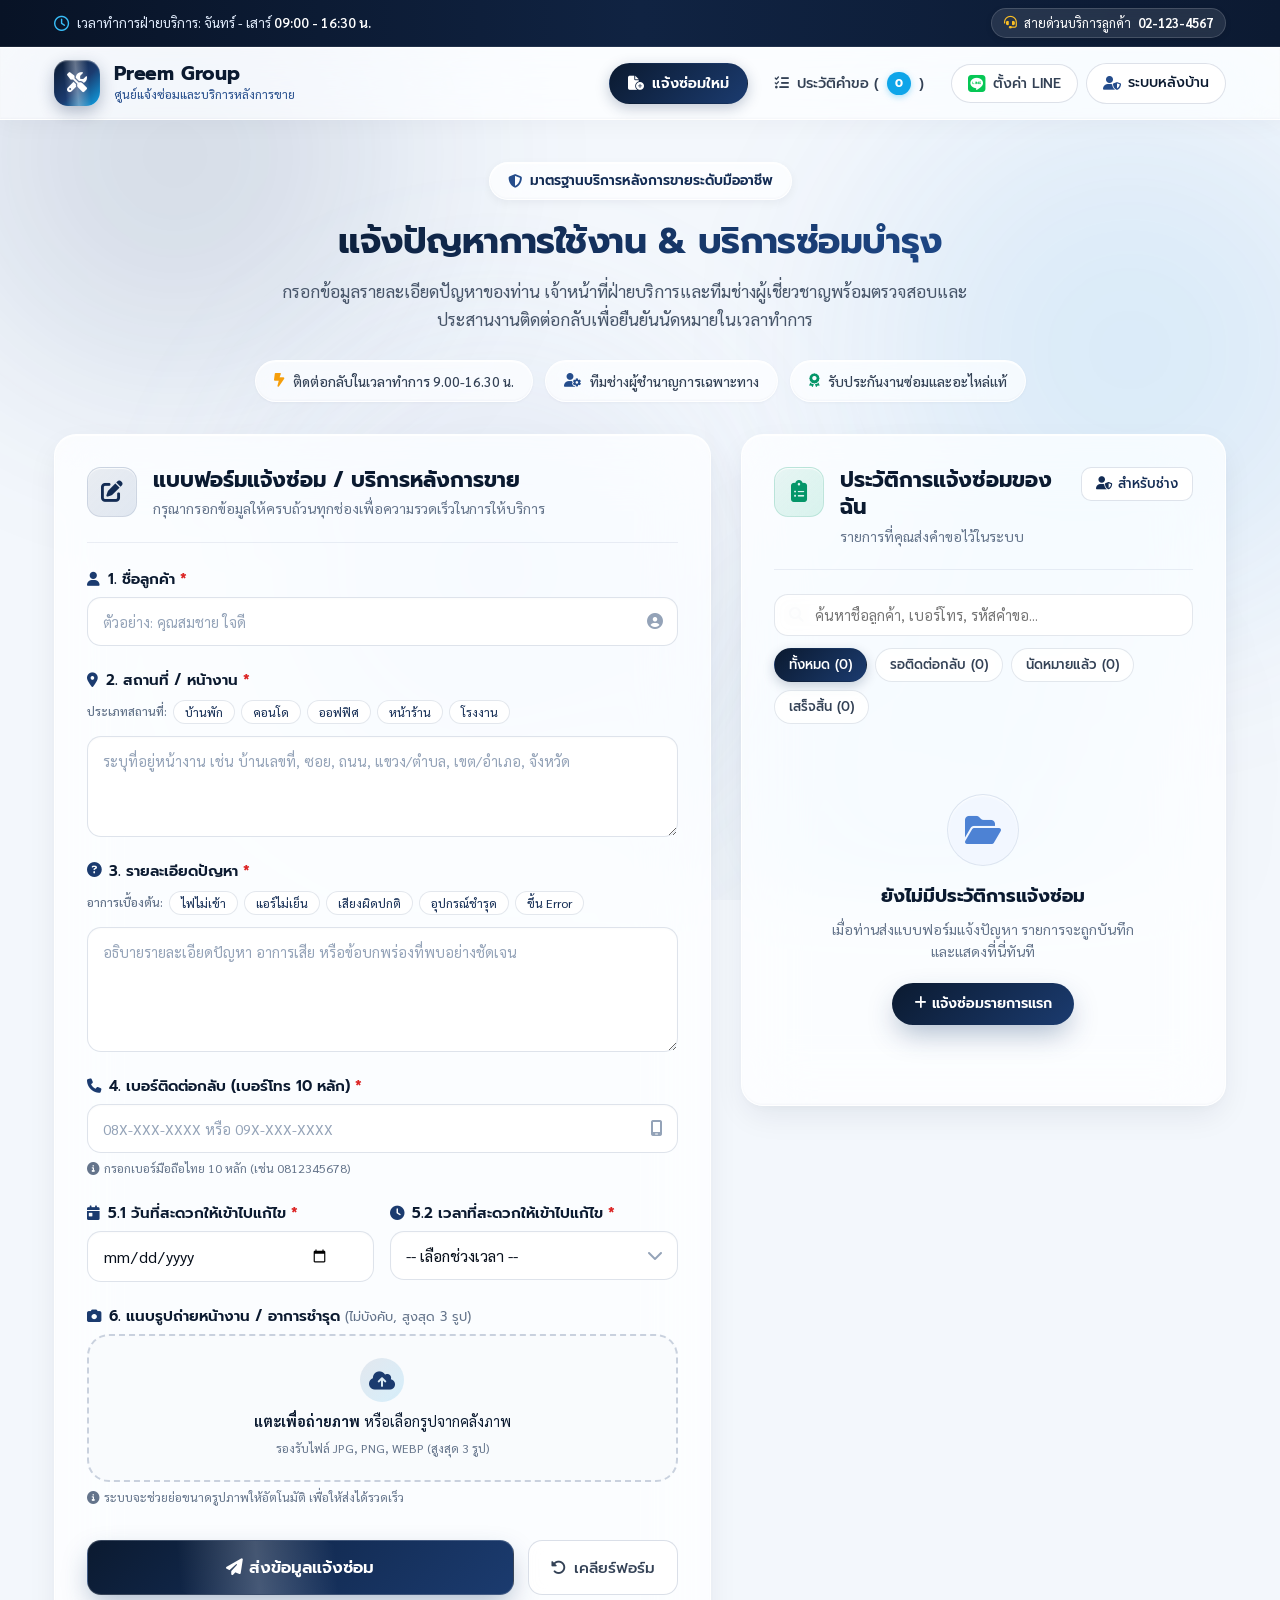
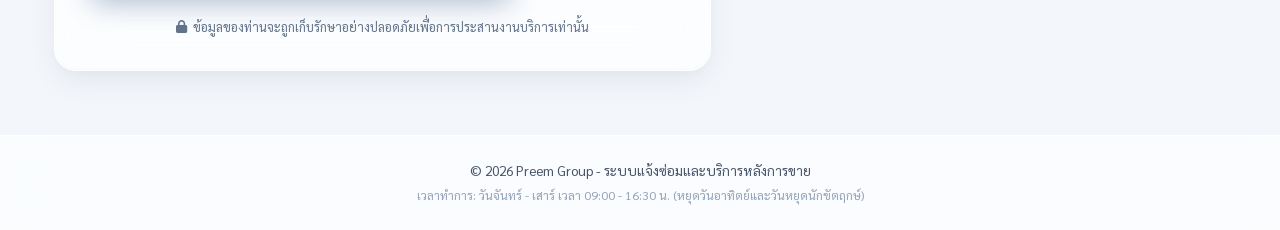
<file: web pg/single_file_index.html>
﻿<!DOCTYPE html>
<html lang="th">
<head>
  <meta charset="UTF-8">
  <meta name="viewport" content="width=device-width, initial-scale=1.0">
  <title>ระบบแจ้งซ่อมและบริการหลังการขาย | Preem Group</title>
  <meta name="description" content="ระบบแจ้งซ่อมและบริการหลังการขายออนไลน์ Preem Group สะดวก รวดเร็ว พร้อมทีมงานช่างมืออาชีพติดต่อกลับในเวลาทำการ 9.00-16.30 น.">
  
  <!-- Google Fonts: Prompt, Sarabun & Plus Jakarta Sans -->
  <link rel="preconnect" href="https://fonts.googleapis.com">
  <link rel="preconnect" href="https://fonts.gstatic.com" crossorigin>
  <link href="https://fonts.googleapis.com/css2?family=Plus+Jakarta+Sans:wght@400;500;600;700;800&family=Prompt:wght@300;400;500;600;700&family=Sarabun:wght@300;400;500;600;700&display=swap" rel="stylesheet">
  
  <!-- Font Awesome 6 Icons -->
  <link rel="stylesheet" href="https://cdnjs.cloudflare.com/ajax/libs/font-awesome/6.5.1/css/all.min.css">
  
  <!-- LINE LIFF SDK 2.x -->
  <script charset="utf-8" src="https://static.line-scdn.net/liff/edge/2/sdk.js"></script>

  <!-- Custom Stylesheet -->
  <style>
/* ==========================================================================
   Preem Group - Service & Maintenance Care
   Theme: Clean Liquid Glassmorphism (Core Navy / สีกรมหรูหรา)
   ========================================================================== */

:root {
  /* Core Navy Palette (แกนหลักสีกรม) */
  --navy-950: #060e1a;
  --navy-900: #0b1a30;
  --navy-850: #0f2342;
  --navy-800: #132c54;
  --navy-700: #1b3b6f;
  --navy-600: #254d8c;
  --navy-500: #3366b2;
  --navy-400: #4d82d4;
  --navy-300: #7ea8eb;
  --navy-200: #bdd3f8;
  --navy-100: #e2edfd;
  --navy-50:  #f0f5fc;
  --navy-25:  #f8fafd;

  /* Primary Mapping */
  --primary-900: var(--navy-900);
  --primary-800: var(--navy-800);
  --primary-700: var(--navy-700);
  --primary-600: var(--navy-600);
  --primary-500: var(--navy-500);
  --primary-400: var(--navy-400);
  --primary-100: var(--navy-100);
  --primary-50:  var(--navy-50);

  /* Liquid Sapphire & Cyan Accents */
  --liquid-cyan-500: #0ea5e9;
  --liquid-cyan-400: #38bdf8;
  --liquid-cyan-100: #e0f2fe;
  --liquid-cyan-50:  #f0f9ff;

  /* Status Colors */
  --success-700: #065f46;
  --success-600: #059669;
  --success-500: #10b981;
  --success-100: #d1fae5;
  --success-50:  #ecfdf5;

  --warning-700: #92400e;
  --warning-600: #d97706;
  --warning-500: #f59e0b;
  --warning-100: #fef3c7;
  --warning-50:  #fffbeb;

  --danger-700:  #991b1b;
  --danger-600:  #dc2626;
  --danger-500:  #ef4444;
  --danger-100:  #fee2e2;
  --danger-50:   #fef2f2;

  --line-green:  #06C755;
  --line-green-dark: #05b34c;
  --line-green-light: #e8f9ee;

  /* Neutrals & Slate */
  --slate-900: #0f172a;
  --slate-800: #1e293b;
  --slate-700: #334155;
  --slate-600: #475569;
  --slate-500: #64748b;
  --slate-400: #94a3b8;
  --slate-300: #cbd5e1;
  --slate-200: #e2e8f0;
  --slate-100: #f1f5f9;
  --slate-50:  #f8fafc;
  --white:     #ffffff;

  /* Liquid Glass Design Tokens */
  --glass-bg-card: rgba(255, 255, 255, 0.76);
  --glass-bg-card-hover: rgba(255, 255, 255, 0.88);
  --glass-bg-subtle: rgba(240, 246, 255, 0.65);
  --glass-bg-input: rgba(255, 255, 255, 0.85);
  --glass-border: rgba(255, 255, 255, 0.85);
  --glass-border-subtle: rgba(27, 59, 111, 0.12);
  --glass-specular: inset 0 1px 1px 0 rgba(255, 255, 255, 0.95), inset 0 -1px 2px 0 rgba(19, 44, 84, 0.03);
  --glass-blur: blur(20px) saturate(190%);
  --glass-blur-heavy: blur(32px) saturate(200%);

  /* Liquid Shadows */
  --shadow-xs: 0 1px 3px rgba(11, 26, 48, 0.04);
  --shadow-sm: 0 3px 10px rgba(11, 26, 48, 0.05);
  --shadow-md: 0 12px 32px -4px rgba(11, 26, 48, 0.08), 0 4px 12px -2px rgba(11, 26, 48, 0.03);
  --shadow-lg: 0 24px 50px -10px rgba(11, 26, 48, 0.11), 0 10px 20px -5px rgba(11, 26, 48, 0.04);
  --shadow-xl: 0 35px 70px -15px rgba(11, 26, 48, 0.18);
  --shadow-glow-navy: 0 12px 28px -4px rgba(27, 59, 111, 0.35);
  --shadow-glow-cyan: 0 8px 24px -2px rgba(14, 165, 233, 0.3);

  /* Radius */
  --radius-xs: 6px;
  --radius-sm: 10px;
  --radius-md: 14px;
  --radius-lg: 22px;
  --radius-xl: 28px;
  --radius-full: 9999px;

  /* Typography */
  --font-heading: 'Prompt', 'Plus Jakarta Sans', -apple-system, BlinkMacSystemFont, sans-serif;
  --font-body: 'Sarabun', 'Plus Jakarta Sans', -apple-system, BlinkMacSystemFont, sans-serif;
  --font-en: 'Plus Jakarta Sans', -apple-system, sans-serif;

  /* Transitions */
  --transition-fast: 0.15s cubic-bezier(0.16, 1, 0.3, 1);
  --transition-normal: 0.25s cubic-bezier(0.16, 1, 0.3, 1);
  --transition-slow: 0.4s cubic-bezier(0.16, 1, 0.3, 1);
}

/* ==========================================================================
   CSS Reset & Base Setup
   ========================================================================== */

*, *::before, *::after {
  box-sizing: border-box;
  margin: 0;
  padding: 0;
}

html {
  scroll-behavior: smooth;
  font-size: 16px;
  -webkit-font-smoothing: antialiased;
  -moz-osx-font-smoothing: grayscale;
}

body {
  font-family: var(--font-body);
  background-color: #f3f7fc;
  color: var(--slate-800);
  line-height: 1.6;
  min-height: 100vh;
  display: flex;
  flex-direction: column;
  position: relative;
  overflow-x: hidden;
}

.container {
  width: 100%;
  max-width: 1220px;
  margin-left: auto;
  margin-right: auto;
  padding-left: 24px;
  padding-right: 24px;
}

/* ==========================================================================
   Ambient Liquid Background Glow Orbs
   ========================================================================== */

.liquid-bg-container {
  position: fixed;
  top: 0;
  left: 0;
  width: 100vw;
  height: 100vh;
  z-index: -1;
  pointer-events: none;
  overflow: hidden;
}

.liquid-orb {
  position: absolute;
  border-radius: 50%;
  filter: blur(100px);
  opacity: 0.65;
  will-change: transform;
  animation: floatOrb 20s infinite alternate ease-in-out;
}

.liquid-orb-1 {
  width: 550px;
  height: 550px;
  background: radial-gradient(circle, rgba(19, 44, 84, 0.28) 0%, rgba(37, 77, 140, 0.12) 60%, transparent 80%);
  top: -120px;
  left: -100px;
  animation-duration: 18s;
}

.liquid-orb-2 {
  width: 600px;
  height: 600px;
  background: radial-gradient(circle, rgba(14, 165, 233, 0.22) 0%, rgba(77, 130, 212, 0.12) 60%, transparent 80%);
  top: 50px;
  right: -150px;
  animation-duration: 22s;
  animation-delay: -5s;
}

.liquid-orb-3 {
  width: 480px;
  height: 480px;
  background: radial-gradient(circle, rgba(27, 59, 111, 0.2) 0%, rgba(189, 211, 248, 0.2) 60%, transparent 80%);
  bottom: 10%;
  left: 20%;
  animation-duration: 25s;
  animation-delay: -10s;
}

.liquid-orb-4 {
  width: 450px;
  height: 450px;
  background: radial-gradient(circle, rgba(56, 189, 248, 0.18) 0%, rgba(19, 44, 84, 0.1) 60%, transparent 80%);
  bottom: -100px;
  right: 10%;
  animation-duration: 19s;
  animation-delay: -3s;
}

@keyframes floatOrb {
  0% {
    transform: translate(0, 0) scale(1);
  }
  50% {
    transform: translate(30px, 40px) scale(1.08);
  }
  100% {
    transform: translate(-30px, 20px) scale(0.95);
  }
}

/* ==========================================================================
   Top Announcement Bar (Deep Navy Liquid Accent)
   ========================================================================== */

.top-announcement {
  background: linear-gradient(90deg, #081326 0%, #102342 50%, #0c1a32 100%);
  color: var(--navy-100);
  font-size: 0.84rem;
  padding: 8px 0;
  border-bottom: 1px solid rgba(255, 255, 255, 0.08);
  position: relative;
  z-index: 101;
  backdrop-filter: blur(10px);
}

.top-bar-content {
  display: flex;
  justify-content: space-between;
  align-items: center;
  flex-wrap: wrap;
  gap: 10px;
}

.operating-hours {
  display: flex;
  align-items: center;
  gap: 8px;
  font-weight: 400;
}

.operating-hours i {
  color: var(--liquid-cyan-400);
  font-size: 0.95rem;
}

.operating-hours strong {
  color: var(--white);
  font-weight: 600;
}

.hotline-badge {
  display: inline-flex;
  align-items: center;
  gap: 7px;
  background: rgba(255, 255, 255, 0.1);
  backdrop-filter: blur(8px);
  padding: 4px 12px;
  border-radius: var(--radius-full);
  font-size: 0.8rem;
  color: var(--white);
  border: 1px solid rgba(255, 255, 255, 0.15);
  box-shadow: 0 2px 6px rgba(0, 0, 0, 0.1);
  transition: all var(--transition-fast);
}

.hotline-badge i {
  color: #fbbf24;
}

.hotline-badge:hover {
  background: rgba(255, 255, 255, 0.18);
  border-color: rgba(255, 255, 255, 0.3);
}

/* ==========================================================================
   Main Navigation Header (Sticky Liquid Glass)
   ========================================================================== */

.main-header {
  background: rgba(255, 255, 255, 0.72);
  backdrop-filter: var(--glass-blur-heavy);
  -webkit-backdrop-filter: var(--glass-blur-heavy);
  border-bottom: 1px solid rgba(255, 255, 255, 0.9);
  position: sticky;
  top: 0;
  z-index: 100;
  box-shadow: 0 4px 24px 0 rgba(11, 26, 48, 0.04), var(--glass-specular);
  transition: all var(--transition-normal);
}

.header-content {
  display: flex;
  align-items: center;
  justify-content: space-between;
  height: 72px;
}

.brand-logo {
  display: flex;
  align-items: center;
  gap: 14px;
  text-decoration: none;
}

.logo-icon-wrapper {
  width: 46px;
  height: 46px;
  background: linear-gradient(135deg, #0b1a30 0%, #1b3b6f 55%, #0ea5e9 100%);
  color: var(--white);
  border-radius: var(--radius-md);
  display: flex;
  align-items: center;
  justify-content: center;
  font-size: 1.25rem;
  box-shadow: 0 6px 16px rgba(19, 44, 84, 0.3), inset 0 1px 1px rgba(255, 255, 255, 0.4);
  position: relative;
  overflow: hidden;
  transition: transform var(--transition-normal);
}

.logo-icon-wrapper::after {
  content: '';
  position: absolute;
  top: -50%;
  left: -50%;
  width: 200%;
  height: 200%;
  background: linear-gradient(60deg, transparent 40%, rgba(255, 255, 255, 0.35) 50%, transparent 60%);
  transform: rotate(25deg);
  pointer-events: none;
}

.brand-logo:hover .logo-icon-wrapper {
  transform: translateY(-1px) scale(1.03);
}

.brand-text {
  display: flex;
  flex-direction: column;
}

.brand-title {
  font-family: var(--font-heading);
  font-size: 1.22rem;
  font-weight: 700;
  color: var(--navy-900);
  letter-spacing: -0.01em;
  line-height: 1.2;
}

.brand-subtitle {
  font-size: 0.78rem;
  color: var(--navy-600);
  font-weight: 400;
}

.header-nav {
  display: flex;
  align-items: center;
  gap: 8px;
}

.nav-link {
  font-family: var(--font-heading);
  font-size: 0.9rem;
  font-weight: 500;
  color: var(--slate-700);
  text-decoration: none;
  padding: 8px 18px;
  border-radius: var(--radius-full);
  transition: all var(--transition-fast);
  display: inline-flex;
  align-items: center;
  gap: 8px;
  border: 1px solid transparent;
}

.nav-link:hover {
  color: var(--navy-800);
  background: rgba(255, 255, 255, 0.85);
  border-color: rgba(27, 59, 111, 0.12);
  box-shadow: var(--shadow-xs);
}

.nav-link.active {
  color: var(--white);
  background: linear-gradient(135deg, var(--navy-900) 0%, var(--navy-700) 100%);
  font-weight: 600;
  box-shadow: 0 4px 14px rgba(19, 44, 84, 0.25);
  border-color: transparent;
}

.btn-header-setting {
  background: rgba(255, 255, 255, 0.8);
  border: 1px solid rgba(27, 59, 111, 0.15);
  border-radius: var(--radius-full);
  padding: 8px 16px;
  font-family: var(--font-heading);
  font-size: 0.88rem;
  font-weight: 500;
  color: var(--slate-700);
  cursor: pointer;
  display: inline-flex;
  align-items: center;
  gap: 7px;
  transition: all var(--transition-fast);
  backdrop-filter: blur(8px);
}

.btn-header-setting:hover {
  background: #ffffff;
  border-color: var(--line-green);
  color: var(--navy-900);
  box-shadow: 0 3px 10px rgba(6, 199, 85, 0.15);
}

#ticketCountBadge {
  background: var(--liquid-cyan-500);
  color: var(--white);
  padding: 2px 8px;
  border-radius: var(--radius-full);
  font-size: 0.72rem;
  font-weight: 700;
  box-shadow: 0 2px 6px rgba(14, 165, 233, 0.35);
}

/* ==========================================================================
   Hero Section (Liquid Frosted Presence)
   ========================================================================== */

.hero-section {
  padding: 42px 0 32px;
  position: relative;
}

.hero-container {
  display: flex;
  flex-direction: column;
  align-items: center;
  text-align: center;
}

.hero-badge {
  display: inline-flex;
  align-items: center;
  gap: 8px;
  padding: 7px 18px;
  background: rgba(255, 255, 255, 0.75);
  backdrop-filter: var(--glass-blur);
  -webkit-backdrop-filter: var(--glass-blur);
  border: 1px solid rgba(255, 255, 255, 0.95);
  color: var(--navy-800);
  border-radius: var(--radius-full);
  font-size: 0.85rem;
  font-weight: 600;
  font-family: var(--font-heading);
  box-shadow: var(--shadow-sm), var(--glass-specular);
  margin-bottom: 18px;
  transition: transform var(--transition-fast);
}

.hero-badge i {
  color: var(--navy-600);
}

.hero-badge:hover {
  transform: translateY(-1px);
  background: rgba(255, 255, 255, 0.9);
}

.hero-title {
  font-family: var(--font-heading);
  font-size: 2.25rem;
  font-weight: 700;
  color: var(--navy-900);
  background: linear-gradient(135deg, #0b1a30 0%, #153463 50%, #204c8f 100%);
  -webkit-background-clip: text;
  -webkit-text-fill-color: transparent;
  line-height: 1.28;
  margin-bottom: 14px;
  max-width: 820px;
  letter-spacing: -0.015em;
}

.hero-desc {
  font-size: 1.05rem;
  color: var(--slate-600);
  max-width: 740px;
  line-height: 1.65;
  margin-bottom: 26px;
  font-weight: 400;
}

.trust-features {
  display: flex;
  flex-wrap: wrap;
  justify-content: center;
  gap: 12px;
}

.trust-pill {
  display: inline-flex;
  align-items: center;
  gap: 9px;
  background: rgba(255, 255, 255, 0.72);
  backdrop-filter: var(--glass-blur);
  -webkit-backdrop-filter: var(--glass-blur);
  border: 1px solid rgba(255, 255, 255, 0.9);
  padding: 9px 18px;
  border-radius: var(--radius-full);
  font-size: 0.86rem;
  font-weight: 500;
  color: var(--slate-700);
  box-shadow: var(--shadow-xs), var(--glass-specular);
  transition: all var(--transition-normal);
}

.trust-pill:hover {
  background: rgba(255, 255, 255, 0.92);
  transform: translateY(-2px);
  box-shadow: var(--shadow-sm);
  border-color: rgba(27, 59, 111, 0.2);
}

.text-amber { color: var(--warning-500); }
.text-blue { color: var(--navy-600); }
.text-emerald { color: var(--success-600); }

/* ==========================================================================
   Main Content Layout (Grid)
   ========================================================================== */

.main-content-wrapper {
  display: grid;
  grid-template-columns: 1.15fr 0.85fr;
  gap: 30px;
  padding-bottom: 64px;
  align-items: start;
}

.service-card {
  background: var(--glass-bg-card);
  backdrop-filter: var(--glass-blur-heavy);
  -webkit-backdrop-filter: var(--glass-blur-heavy);
  border-radius: var(--radius-lg);
  border: 1px solid var(--glass-border);
  box-shadow: var(--shadow-md), var(--glass-specular);
  padding: 32px;
  position: relative;
  transition: box-shadow var(--transition-normal), border-color var(--transition-normal);
}

.service-card:hover {
  box-shadow: var(--shadow-lg), var(--glass-specular);
  border-color: rgba(255, 255, 255, 0.98);
}

.card-header {
  display: flex;
  align-items: flex-start;
  gap: 16px;
  padding-bottom: 22px;
  margin-bottom: 24px;
  border-bottom: 1px solid rgba(27, 59, 111, 0.08);
}

.header-icon-box {
  width: 50px;
  height: 50px;
  background: linear-gradient(135deg, rgba(19, 44, 84, 0.08) 0%, rgba(37, 77, 140, 0.12) 100%);
  color: var(--navy-800);
  border-radius: var(--radius-md);
  display: flex;
  align-items: center;
  justify-content: center;
  font-size: 1.35rem;
  flex-shrink: 0;
  border: 1px solid rgba(27, 59, 111, 0.12);
  box-shadow: inset 0 1px 1px rgba(255, 255, 255, 0.8);
}

.success-icon-box {
  background: linear-gradient(135deg, rgba(5, 150, 105, 0.08) 0%, rgba(16, 185, 129, 0.14) 100%);
  color: var(--success-600);
  border-color: rgba(5, 150, 105, 0.16);
}

.card-title {
  font-family: var(--font-heading);
  font-size: 1.32rem;
  font-weight: 700;
  color: var(--navy-900);
  line-height: 1.3;
}

.card-subtitle {
  font-size: 0.88rem;
  color: var(--slate-500);
  margin-top: 3px;
}

/* ==========================================================================
   LINE User Banner (LIFF Auto-Detection)
   ========================================================================== */

.line-user-banner {
  background: linear-gradient(135deg, rgba(6, 199, 85, 0.08) 0%, rgba(240, 253, 244, 0.8) 100%);
  backdrop-filter: var(--glass-blur);
  border: 1px solid rgba(6, 199, 85, 0.25);
  border-radius: var(--radius-md);
  padding: 12px 16px;
  display: flex;
  align-items: center;
  justify-content: space-between;
  gap: 12px;
  margin-bottom: 6px;
  box-shadow: 0 2px 8px rgba(6, 199, 85, 0.08);
  animation: fadeIn 0.3s ease;
}

.line-user-info {
  display: flex;
  align-items: center;
  gap: 12px;
}

.line-user-avatar {
  width: 38px;
  height: 38px;
  border-radius: 50%;
  background: var(--line-green);
  color: var(--white);
  display: flex;
  align-items: center;
  justify-content: center;
  font-size: 1.2rem;
  overflow: hidden;
  border: 2px solid var(--white);
  box-shadow: 0 2px 6px rgba(0, 0, 0, 0.1);
  flex-shrink: 0;
}

.line-user-avatar img {
  width: 100%;
  height: 100%;
  object-fit: cover;
}

.line-user-text {
  display: flex;
  flex-direction: column;
}

.line-user-title {
  font-size: 0.72rem;
  color: var(--line-green-dark);
  font-weight: 600;
}

.line-user-name {
  font-family: var(--font-heading);
  font-size: 0.95rem;
  font-weight: 700;
  color: var(--navy-900);
}

.line-connected-badge {
  font-size: 0.78rem;
  color: var(--line-green-dark);
  background: rgba(255, 255, 255, 0.9);
  padding: 4px 10px;
  border-radius: var(--radius-full);
  font-weight: 600;
  display: inline-flex;
  align-items: center;
  gap: 5px;
  border: 1px solid rgba(6, 199, 85, 0.2);
}

/* ==========================================================================
   Liquid Form Controls & Input Styling
   ========================================================================== */

.request-form {
  display: flex;
  flex-direction: column;
  gap: 22px;
}

.form-group {
  display: flex;
  flex-direction: column;
  gap: 6px;
  position: relative;
}

.form-label {
  font-family: var(--font-heading);
  font-size: 0.94rem;
  font-weight: 600;
  color: var(--navy-900);
  display: flex;
  align-items: center;
  gap: 8px;
}

.form-label-icon {
  color: var(--navy-700);
  font-size: 0.9rem;
}

.required-star {
  color: var(--danger-600);
  font-weight: 700;
}

.quick-helpers {
  display: flex;
  align-items: center;
  flex-wrap: wrap;
  gap: 6px;
  margin: 2px 0 6px;
}

.helper-label {
  font-size: 0.78rem;
  color: var(--slate-500);
  font-weight: 500;
}

.quick-pill {
  background: rgba(255, 255, 255, 0.85);
  border: 1px solid rgba(27, 59, 111, 0.12);
  color: var(--navy-800);
  font-family: var(--font-body);
  font-size: 0.78rem;
  padding: 3px 11px;
  border-radius: var(--radius-full);
  cursor: pointer;
  transition: all var(--transition-fast);
  backdrop-filter: blur(6px);
}

.quick-pill:hover {
  background: var(--navy-800);
  color: var(--white);
  border-color: var(--navy-800);
  transform: translateY(-1px);
  box-shadow: 0 2px 6px rgba(19, 44, 84, 0.2);
}

.input-wrapper {
  position: relative;
  display: flex;
  align-items: center;
}

.form-control {
  width: 100%;
  font-family: var(--font-body);
  font-size: 0.98rem;
  color: var(--navy-950);
  background-color: var(--glass-bg-input);
  border: 1.5px solid rgba(27, 59, 111, 0.14);
  border-radius: var(--radius-md);
  padding: 13px 44px 13px 15px;
  transition: all var(--transition-fast);
  outline: none;
  backdrop-filter: blur(8px);
  -webkit-backdrop-filter: blur(8px);
  box-shadow: inset 0 1px 2px rgba(11, 26, 48, 0.02);
}

.form-control::placeholder {
  color: var(--slate-400);
  font-size: 0.9rem;
}

.form-control:hover {
  border-color: rgba(27, 59, 111, 0.3);
  background-color: rgba(255, 255, 255, 0.95);
}

.form-control:focus {
  background-color: #ffffff;
  border-color: var(--navy-700);
  box-shadow: 0 0 0 4px rgba(27, 59, 111, 0.12), 0 4px 12px rgba(11, 26, 48, 0.05);
}

textarea.form-control {
  padding-right: 15px;
  resize: vertical;
  min-height: 88px;
  line-height: 1.55;
}

select.form-control {
  appearance: none;
  -webkit-appearance: none;
  cursor: pointer;
}

.input-icon-right {
  position: absolute;
  right: 15px;
  color: var(--slate-400);
  font-size: 1rem;
  pointer-events: none;
  display: flex;
  align-items: center;
}

.form-row-2col {
  display: grid;
  grid-template-columns: 1fr 1fr;
  gap: 16px;
}

.field-hint {
  font-size: 0.78rem;
  color: var(--slate-500);
  display: flex;
  align-items: center;
  gap: 5px;
}

/* Error States */
.error-message {
  display: none;
  font-size: 0.82rem;
  color: var(--danger-600);
  font-weight: 500;
  align-items: center;
  gap: 6px;
  animation: fadeIn 0.2s ease-in;
}

.has-error .form-control {
  border-color: var(--danger-500) !important;
  background-color: rgba(254, 242, 242, 0.9);
  box-shadow: 0 0 0 4px rgba(239, 68, 68, 0.12);
}

.has-error .error-message {
  display: flex;
}

/* ==========================================================================
   Photo Upload Component
   ========================================================================== */

.photo-upload-zone {
  border: 2px dashed rgba(27, 59, 111, 0.22);
  border-radius: var(--radius-lg);
  background: rgba(248, 250, 252, 0.7);
  padding: 16px;
  text-align: center;
  transition: var(--transition-normal);
  position: relative;
  cursor: pointer;
  overflow: hidden;
}

.photo-upload-zone:hover,
.photo-upload-zone.dragover {
  border-color: var(--navy-600);
  background: rgba(241, 245, 249, 0.95);
  box-shadow: 0 4px 12px rgba(27, 59, 111, 0.08);
}

.photo-upload-prompt {
  display: flex;
  flex-direction: column;
  align-items: center;
  gap: 6px;
  padding: 6px 0;
}

.photo-upload-icon {
  width: 44px;
  height: 44px;
  border-radius: 50%;
  background: linear-gradient(135deg, rgba(27, 59, 111, 0.1) 0%, rgba(14, 165, 233, 0.15) 100%);
  color: var(--navy-700);
  display: flex;
  align-items: center;
  justify-content: center;
  font-size: 1.3rem;
  margin-bottom: 2px;
  transition: transform 0.2s ease;
}

.photo-upload-zone:hover .photo-upload-icon {
  transform: translateY(-2px) scale(1.05);
  color: var(--navy-900);
}

.photo-upload-title {
  font-size: 0.9rem;
  color: var(--navy-900);
}

.photo-upload-subtitle {
  font-size: 0.76rem;
  color: var(--slate-500);
}

.photo-preview-grid {
  display: grid;
  grid-template-columns: repeat(auto-fill, minmax(90px, 1fr));
  gap: 10px;
  margin-top: 12px;
  text-align: left;
}

.photo-preview-card {
  position: relative;
  width: 100%;
  aspect-ratio: 1 / 1;
  border-radius: var(--radius-md);
  overflow: hidden;
  border: 1px solid var(--slate-200);
  box-shadow: 0 2px 6px rgba(0, 0, 0, 0.06);
  background: #ffffff;
}

.photo-preview-card img {
  width: 100%;
  height: 100%;
  object-fit: cover;
  display: block;
}

.photo-preview-card .btn-remove-photo {
  position: absolute;
  top: 4px;
  right: 4px;
  width: 22px;
  height: 22px;
  border-radius: 50%;
  background: rgba(15, 23, 42, 0.8);
  color: #ffffff;
  border: none;
  display: flex;
  align-items: center;
  justify-content: center;
  font-size: 0.7rem;
  cursor: pointer;
  transition: all 0.2s ease;
}

.photo-preview-card .btn-remove-photo:hover {
  background: var(--danger-600);
  transform: scale(1.1);
}

.photo-add-more-btn {
  display: flex;
  flex-direction: column;
  align-items: center;
  justify-content: center;
  aspect-ratio: 1 / 1;
  border: 1.5px dashed var(--slate-300);
  border-radius: var(--radius-md);
  background: rgba(255, 255, 255, 0.6);
  color: var(--slate-500);
  cursor: pointer;
  transition: all 0.2s ease;
  font-size: 0.72rem;
  gap: 4px;
}

.photo-add-more-btn:hover {
  border-color: var(--navy-600);
  color: var(--navy-800);
  background: #ffffff;
}

.has-error .input-icon-right {
  color: var(--danger-500);
}

@keyframes shakeInput {
  0%, 100% { transform: translateX(0); }
  20%, 60% { transform: translateX(-6px); }
  40%, 80% { transform: translateX(6px); }
}

.shake-field {
  animation: shakeInput 0.4s ease;
}

/* Form Action Buttons (Liquid Navy Glow) */
.form-action-area {
  display: flex;
  gap: 14px;
  margin-top: 10px;
}

.btn-submit {
  flex: 1;
  background: linear-gradient(135deg, #0b1a30 0%, #132c54 50%, #1b3b6f 100%);
  color: var(--white);
  border: 1px solid rgba(255, 255, 255, 0.18);
  border-radius: var(--radius-md);
  font-family: var(--font-heading);
  font-size: 1.05rem;
  font-weight: 600;
  padding: 14px 26px;
  cursor: pointer;
  display: inline-flex;
  align-items: center;
  justify-content: center;
  gap: 10px;
  box-shadow: var(--shadow-glow-navy);
  position: relative;
  overflow: hidden;
  transition: all var(--transition-normal);
}

.btn-submit::after {
  content: '';
  position: absolute;
  top: -50%;
  left: -60%;
  width: 200%;
  height: 200%;
  background: linear-gradient(60deg, transparent 40%, rgba(255, 255, 255, 0.22) 50%, transparent 60%);
  transform: rotate(25deg);
  transition: all 0.6s ease;
  pointer-events: none;
}

.btn-submit:hover {
  background: linear-gradient(135deg, #060e1a 0%, #0f2342 50%, #153463 100%);
  transform: translateY(-2px);
  box-shadow: 0 16px 36px -6px rgba(19, 44, 84, 0.45);
}

.btn-submit:hover::after {
  left: 60%;
}

.btn-submit:active {
  transform: translateY(1px);
}

.btn-reset {
  background: rgba(255, 255, 255, 0.8);
  color: var(--slate-700);
  border: 1px solid rgba(27, 59, 111, 0.16);
  border-radius: var(--radius-md);
  font-family: var(--font-heading);
  font-size: 0.95rem;
  font-weight: 500;
  padding: 14px 22px;
  cursor: pointer;
  display: inline-flex;
  align-items: center;
  gap: 8px;
  transition: all var(--transition-fast);
  backdrop-filter: blur(8px);
}

.btn-reset:hover {
  background: #ffffff;
  color: var(--navy-900);
  border-color: rgba(27, 59, 111, 0.3);
  box-shadow: var(--shadow-xs);
}

.privacy-note {
  font-size: 0.8rem;
  color: var(--slate-500);
  text-align: center;
  display: flex;
  align-items: center;
  justify-content: center;
  gap: 6px;
}

/* ==========================================================================
   Request History & Ticket Tracking List
   ========================================================================== */

.history-header {
  justify-content: space-between;
}

.history-title-area {
  flex: 1;
}

.history-actions {
  display: flex;
  gap: 8px;
}

.btn-secondary-sm {
  background: rgba(255, 255, 255, 0.85);
  color: var(--navy-800);
  border: 1px solid rgba(27, 59, 111, 0.14);
  border-radius: var(--radius-sm);
  padding: 6px 14px;
  font-family: var(--font-heading);
  font-size: 0.82rem;
  font-weight: 500;
  cursor: pointer;
  display: inline-flex;
  align-items: center;
  gap: 6px;
  transition: all var(--transition-fast);
  backdrop-filter: blur(6px);
}

.btn-secondary-sm:hover {
  background: #ffffff;
  border-color: var(--navy-700);
  color: var(--navy-900);
  box-shadow: var(--shadow-xs);
}

.btn-secondary-sm.text-danger {
  color: var(--danger-600);
}

.btn-secondary-sm.text-danger:hover {
  background: var(--danger-50);
  border-color: var(--danger-100);
}

.history-toolbar {
  display: flex;
  flex-direction: column;
  gap: 12px;
  margin-bottom: 22px;
}

.search-box {
  position: relative;
  display: flex;
  align-items: center;
}

.search-icon {
  position: absolute;
  left: 15px;
  color: var(--slate-400);
  font-size: 0.9rem;
}

.search-input {
  width: 100%;
  font-family: var(--font-body);
  font-size: 0.9rem;
  padding: 11px 36px 11px 40px;
  border: 1.5px solid rgba(27, 59, 111, 0.12);
  border-radius: var(--radius-md);
  background-color: rgba(255, 255, 255, 0.85);
  outline: none;
  transition: all var(--transition-fast);
  backdrop-filter: blur(8px);
}

.search-input:focus {
  background-color: #ffffff;
  border-color: var(--navy-700);
  box-shadow: 0 0 0 3px rgba(27, 59, 111, 0.1);
}

.btn-clear-search {
  position: absolute;
  right: 12px;
  background: none;
  border: none;
  color: var(--slate-400);
  cursor: pointer;
  padding: 4px;
}

.btn-clear-search:hover {
  color: var(--slate-600);
}

.filter-status-group {
  display: flex;
  flex-wrap: wrap;
  gap: 8px;
}

.filter-chip {
  background: rgba(255, 255, 255, 0.7);
  border: 1px solid rgba(27, 59, 111, 0.12);
  color: var(--slate-700);
  font-family: var(--font-heading);
  font-size: 0.82rem;
  font-weight: 500;
  padding: 6px 14px;
  border-radius: var(--radius-full);
  cursor: pointer;
  transition: all var(--transition-fast);
  backdrop-filter: blur(6px);
}

.filter-chip:hover {
  background: #ffffff;
  color: var(--navy-900);
  border-color: rgba(27, 59, 111, 0.25);
  transform: translateY(-1px);
}

.filter-chip.active {
  background: linear-gradient(135deg, var(--navy-900) 0%, var(--navy-700) 100%);
  color: var(--white);
  border-color: transparent;
  box-shadow: 0 4px 12px rgba(19, 44, 84, 0.22);
}

/* ==========================================================================
   Ticket Items (Liquid Glass Cards)
   ========================================================================== */

.tickets-container {
  display: flex;
  flex-direction: column;
  gap: 16px;
  max-height: 600px;
  overflow-y: auto;
  padding-right: 4px;
}

/* Custom Scrollbar for Liquid UI */
.tickets-container::-webkit-scrollbar {
  width: 6px;
}

.tickets-container::-webkit-scrollbar-track {
  background: rgba(27, 59, 111, 0.03);
  border-radius: 10px;
}

.tickets-container::-webkit-scrollbar-thumb {
  background: rgba(27, 59, 111, 0.18);
  border-radius: 10px;
}

.tickets-container::-webkit-scrollbar-thumb:hover {
  background: rgba(27, 59, 111, 0.35);
}

.ticket-item-card {
  background: rgba(255, 255, 255, 0.8);
  backdrop-filter: var(--glass-blur);
  -webkit-backdrop-filter: var(--glass-blur);
  border: 1px solid rgba(255, 255, 255, 0.95);
  border-radius: var(--radius-md);
  padding: 18px;
  box-shadow: var(--shadow-xs), var(--glass-specular);
  position: relative;
  overflow: hidden;
  transition: all var(--transition-normal);
  border-left: 4px solid var(--navy-500);
}

.ticket-item-card:hover {
  background: #ffffff;
  transform: translateY(-2px);
  box-shadow: var(--shadow-md), var(--glass-specular);
}

.ticket-item-card.status-pending-card {
  border-left-color: var(--warning-500);
}

.ticket-item-card.status-scheduled-card {
  border-left-color: var(--navy-700);
}

.ticket-item-card.status-completed-card {
  border-left-color: var(--success-500);
}

.ticket-header-row {
  display: flex;
  justify-content: space-between;
  align-items: center;
  margin-bottom: 12px;
}

.ticket-code {
  font-family: var(--font-heading);
  font-size: 0.88rem;
  font-weight: 700;
  color: var(--navy-900);
}

.ticket-time-ago {
  font-size: 0.76rem;
  color: var(--slate-400);
  display: flex;
  align-items: center;
  gap: 4px;
}

.ticket-body-meta {
  display: flex;
  flex-direction: column;
  gap: 6px;
  margin-bottom: 14px;
}

.ticket-meta-line {
  font-size: 0.85rem;
  color: var(--slate-600);
  display: flex;
  align-items: center;
  gap: 8px;
}

.ticket-meta-line i {
  color: var(--navy-500);
  font-size: 0.85rem;
  width: 14px;
  text-align: center;
}

.ticket-meta-line strong {
  color: var(--navy-950);
}

.ticket-customer-name {
  font-family: var(--font-heading);
  font-weight: 600;
}

.ticket-issue-preview {
  font-size: 0.84rem;
  color: var(--slate-600);
  background: rgba(240, 246, 255, 0.65);
  border: 1px solid rgba(27, 59, 111, 0.08);
  border-radius: var(--radius-sm);
  padding: 8px 12px;
  margin-top: 4px;
  line-height: 1.45;
  display: -webkit-box;
  -webkit-line-clamp: 2;
  -webkit-box-orient: vertical;
  overflow: hidden;
}

.ticket-footer-row {
  display: flex;
  justify-content: space-between;
  align-items: center;
  padding-top: 12px;
  border-top: 1px solid rgba(27, 59, 111, 0.06);
}

.btn-ticket-view {
  background: rgba(255, 255, 255, 0.9);
  border: 1px solid rgba(27, 59, 111, 0.15);
  color: var(--navy-800);
  font-family: var(--font-heading);
  font-size: 0.82rem;
  font-weight: 600;
  padding: 6px 14px;
  border-radius: var(--radius-full);
  cursor: pointer;
  display: inline-flex;
  align-items: center;
  gap: 6px;
  transition: all var(--transition-fast);
  box-shadow: var(--shadow-xs);
}

.btn-ticket-view:hover {
  background: linear-gradient(135deg, var(--navy-900) 0%, var(--navy-700) 100%);
  color: var(--white);
  border-color: transparent;
  box-shadow: 0 4px 12px rgba(19, 44, 84, 0.25);
  transform: translateY(-1px);
}

/* Status Badges */
.status-badge {
  display: inline-flex;
  align-items: center;
  gap: 6px;
  padding: 4px 11px;
  border-radius: var(--radius-full);
  font-size: 0.78rem;
  font-weight: 600;
  font-family: var(--font-heading);
}

.status-pending {
  background: rgba(254, 243, 199, 0.9);
  color: var(--warning-700);
  border: 1px solid rgba(245, 158, 11, 0.3);
}

.status-scheduled {
  background: rgba(226, 237, 253, 0.9);
  color: var(--navy-800);
  border: 1px solid rgba(27, 59, 111, 0.25);
}

.status-completed {
  background: rgba(209, 250, 229, 0.9);
  color: var(--success-700);
  border: 1px solid rgba(16, 185, 129, 0.3);
}

/* Empty State */
.empty-state {
  display: flex;
  flex-direction: column;
  align-items: center;
  justify-content: center;
  padding: 48px 20px;
  text-align: center;
}

.empty-icon-wrap {
  width: 72px;
  height: 72px;
  background: rgba(240, 246, 255, 0.8);
  border: 1px solid rgba(27, 59, 111, 0.1);
  border-radius: 50%;
  display: flex;
  align-items: center;
  justify-content: center;
  font-size: 2rem;
  color: var(--navy-400);
  margin-bottom: 16px;
  box-shadow: inset 0 1px 2px rgba(255, 255, 255, 0.9);
}

.empty-title {
  font-family: var(--font-heading);
  font-size: 1.15rem;
  font-weight: 700;
  color: var(--navy-900);
  margin-bottom: 6px;
}

.empty-desc {
  font-size: 0.88rem;
  color: var(--slate-500);
  max-width: 320px;
  margin-bottom: 20px;
}

.btn-empty-action {
  background: linear-gradient(135deg, var(--navy-900) 0%, var(--navy-700) 100%);
  color: var(--white);
  padding: 10px 22px;
  border-radius: var(--radius-full);
  text-decoration: none;
  font-family: var(--font-heading);
  font-size: 0.88rem;
  font-weight: 600;
  box-shadow: var(--shadow-glow-navy);
  transition: all var(--transition-fast);
}

.btn-empty-action:hover {
  transform: translateY(-2px);
  box-shadow: 0 12px 24px -4px rgba(19, 44, 84, 0.4);
}

/* ==========================================================================
   Footer
   ========================================================================== */

.main-footer {
  margin-top: auto;
  background: rgba(255, 255, 255, 0.65);
  backdrop-filter: var(--glass-blur);
  border-top: 1px solid rgba(255, 255, 255, 0.8);
  padding: 24px 0;
  text-align: center;
  font-size: 0.85rem;
  color: var(--slate-600);
}

.footer-subtext {
  font-size: 0.78rem;
  color: var(--slate-400);
  margin-top: 4px;
}

/* ==========================================================================
   Liquid Glass Modals
   ========================================================================== */

.modal-overlay {
  position: fixed;
  top: 0;
  left: 0;
  width: 100%;
  height: 100%;
  background: rgba(8, 19, 38, 0.55);
  backdrop-filter: blur(14px);
  -webkit-backdrop-filter: blur(14px);
  z-index: 999;
  display: flex;
  align-items: center;
  justify-content: center;
  padding: 20px;
  animation: fadeIn 0.25s ease;
}

.modal-card {
  background: rgba(255, 255, 255, 0.92);
  backdrop-filter: var(--glass-blur-heavy);
  -webkit-backdrop-filter: var(--glass-blur-heavy);
  border: 1px solid rgba(255, 255, 255, 0.95);
  border-radius: var(--radius-xl);
  max-width: 580px;
  width: 100%;
  box-shadow: var(--shadow-xl), var(--glass-specular);
  position: relative;
  overflow: hidden;
  max-height: 90vh;
  display: flex;
  flex-direction: column;
  animation: modalPop 0.3s cubic-bezier(0.16, 1, 0.3, 1);
}

@keyframes modalPop {
  0% { transform: scale(0.92) translateY(10px); opacity: 0; }
  100% { transform: scale(1) translateY(0); opacity: 1; }
}

.modal-accent-bar {
  height: 5px;
  background: linear-gradient(90deg, #0b1a30 0%, #1b3b6f 50%, #0ea5e9 100%);
  width: 100%;
}

.modal-accent-bar.bar-blue {
  background: linear-gradient(90deg, var(--navy-900) 0%, var(--navy-600) 100%);
}

.modal-close-btn {
  position: absolute;
  top: 16px;
  right: 18px;
  width: 34px;
  height: 34px;
  border-radius: 50%;
  background: rgba(240, 246, 255, 0.8);
  border: 1px solid rgba(27, 59, 111, 0.1);
  color: var(--slate-500);
  font-size: 1rem;
  cursor: pointer;
  display: flex;
  align-items: center;
  justify-content: center;
  transition: all var(--transition-fast);
  z-index: 10;
}

.modal-close-btn:hover {
  background: var(--danger-50);
  color: var(--danger-600);
  border-color: var(--danger-100);
  transform: rotate(90deg);
}

.modal-body {
  padding: 28px;
  overflow-y: auto;
  text-align: center;
}

.success-animation-wrap {
  position: relative;
  width: 72px;
  height: 72px;
  margin: 0 auto 16px;
  display: flex;
  align-items: center;
  justify-content: center;
}

.success-circle {
  width: 72px;
  height: 72px;
  border-radius: 50%;
  background: linear-gradient(135deg, #059669 0%, #10b981 100%);
  color: var(--white);
  display: flex;
  align-items: center;
  justify-content: center;
  font-size: 2rem;
  box-shadow: 0 8px 24px rgba(16, 185, 129, 0.35);
  animation: scaleUp 0.4s ease;
}

@keyframes scaleUp {
  0% { transform: scale(0); }
  70% { transform: scale(1.15); }
  100% { transform: scale(1); }
}

.ticket-pill-badge {
  display: inline-flex;
  align-items: center;
  gap: 6px;
  background: rgba(240, 246, 255, 0.85);
  border: 1px solid rgba(27, 59, 111, 0.15);
  color: var(--navy-800);
  padding: 5px 14px;
  border-radius: var(--radius-full);
  font-size: 0.84rem;
  margin-bottom: 12px;
}

.modal-title {
  font-family: var(--font-heading);
  font-size: 1.45rem;
  font-weight: 700;
  color: var(--navy-900);
  margin-bottom: 12px;
}

.official-reply-box {
  background: linear-gradient(135deg, rgba(240, 246, 255, 0.9) 0%, rgba(226, 237, 253, 0.7) 100%);
  border: 1px solid rgba(27, 59, 111, 0.16);
  border-left: 4px solid var(--navy-700);
  border-radius: var(--radius-md);
  padding: 16px 20px;
  margin: 16px 0 20px;
  text-align: left;
  position: relative;
  box-shadow: inset 0 1px 1px rgba(255, 255, 255, 0.9);
}

.reply-quote-icon {
  color: var(--navy-400);
  font-size: 1.1rem;
  margin-bottom: 4px;
}

.reply-text {
  font-size: 0.95rem;
  color: var(--navy-900);
  font-weight: 500;
  line-height: 1.6;
}

.submitted-summary-card {
  background: rgba(255, 255, 255, 0.85);
  border: 1px solid rgba(27, 59, 111, 0.12);
  border-radius: var(--radius-md);
  padding: 16px 20px;
  text-align: left;
  margin-bottom: 20px;
}

.summary-card-title {
  font-family: var(--font-heading);
  font-size: 0.92rem;
  font-weight: 700;
  color: var(--navy-800);
  margin-bottom: 12px;
  display: flex;
  align-items: center;
  gap: 8px;
}

.summary-grid {
  display: grid;
  grid-template-columns: 1fr 1fr;
  gap: 10px 16px;
}

.summary-item {
  display: flex;
  flex-direction: column;
}

.summary-item.full-width {
  grid-column: 1 / -1;
}

.summary-label {
  font-size: 0.75rem;
  color: var(--slate-500);
  font-weight: 500;
}

.summary-val {
  font-family: var(--font-heading);
  font-size: 0.9rem;
  font-weight: 600;
  color: var(--navy-950);
}

.text-primary-dark {
  color: var(--navy-700);
}

/* Modal Buttons */
.modal-actions {
  display: flex;
  gap: 12px;
  margin-top: 18px;
}

.btn-modal-primary {
  flex: 1;
  background: linear-gradient(135deg, var(--navy-900) 0%, var(--navy-700) 100%);
  color: var(--white);
  border: 1px solid rgba(255, 255, 255, 0.2);
  border-radius: var(--radius-md);
  font-family: var(--font-heading);
  font-size: 0.95rem;
  font-weight: 600;
  padding: 12px 20px;
  cursor: pointer;
  display: inline-flex;
  align-items: center;
  justify-content: center;
  gap: 8px;
  box-shadow: var(--shadow-glow-navy);
  transition: all var(--transition-fast);
}

.btn-modal-primary:hover {
  background: linear-gradient(135deg, #060e1a 0%, #132c54 100%);
  transform: translateY(-1px);
}

.btn-modal-outline {
  background: rgba(255, 255, 255, 0.85);
  color: var(--navy-900);
  border: 1px solid rgba(27, 59, 111, 0.2);
  border-radius: var(--radius-md);
  font-family: var(--font-heading);
  font-size: 0.95rem;
  font-weight: 500;
  padding: 12px 18px;
  cursor: pointer;
  display: inline-flex;
  align-items: center;
  justify-content: center;
  gap: 8px;
  transition: all var(--transition-fast);
}

.btn-modal-outline:hover {
  background: #ffffff;
  border-color: var(--navy-700);
}

/* LINE Modal Actions */
.line-modal-actions {
  display: flex;
  flex-direction: column;
  gap: 10px;
  margin: 16px 0;
}

.btn-line-primary {
  background: linear-gradient(135deg, #06C755 0%, #05a847 100%);
  color: var(--white);
  border: none;
  border-radius: var(--radius-md);
  font-family: var(--font-heading);
  font-size: 0.95rem;
  font-weight: 600;
  padding: 12px 20px;
  cursor: pointer;
  display: inline-flex;
  align-items: center;
  justify-content: center;
  gap: 8px;
  box-shadow: 0 4px 14px rgba(6, 199, 85, 0.35);
  transition: all var(--transition-fast);
}

.btn-line-primary:hover {
  background: linear-gradient(135deg, #05b34c 0%, #048e3c 100%);
  transform: translateY(-1px);
}

.line-modal-actions-row {
  display: flex;
  gap: 10px;
}

.btn-line-outline {
  flex: 1;
  background: rgba(255, 255, 255, 0.9);
  color: var(--navy-900);
  border: 1.5px solid rgba(6, 199, 85, 0.35);
  border-radius: var(--radius-md);
  font-family: var(--font-heading);
  font-size: 0.88rem;
  font-weight: 600;
  padding: 10px 14px;
  cursor: pointer;
  display: inline-flex;
  align-items: center;
  justify-content: center;
  gap: 6px;
  transition: all var(--transition-fast);
}

.btn-line-outline:hover {
  background: var(--line-green-light);
  border-color: var(--line-green);
  color: var(--line-green-dark);
}

/* Detail Modal Specifics */
.detail-header-flex {
  display: flex;
  justify-content: space-between;
  align-items: flex-start;
  width: 100%;
  margin-bottom: 16px;
}

.detail-ticket-id {
  font-family: var(--font-heading);
  font-size: 0.88rem;
  font-weight: 700;
  color: var(--navy-700);
}

.detail-content-box {
  width: 100%;
  text-align: left;
  background: rgba(240, 246, 255, 0.7);
  border: 1px solid rgba(27, 59, 111, 0.12);
  border-radius: var(--radius-md);
  padding: 18px;
  margin-bottom: 14px;
}

/* Customer Status Timeline & Lock Notice */
.customer-status-tracker {
  width: 100%;
  text-align: left;
  background: rgba(255, 255, 255, 0.85);
  border: 1px solid rgba(27, 59, 111, 0.12);
  border-radius: var(--radius-md);
  padding: 16px 18px;
  margin-top: 12px;
  box-shadow: inset 0 1px 1px rgba(255, 255, 255, 0.9);
}

.tracker-title {
  font-family: var(--font-heading);
  font-size: 0.88rem;
  font-weight: 600;
  color: var(--navy-900);
  margin-bottom: 14px;
  display: flex;
  align-items: center;
  gap: 7px;
}

.timeline-steps {
  display: flex;
  align-items: center;
  justify-content: space-between;
  position: relative;
  margin-bottom: 14px;
}

.timeline-step {
  display: flex;
  flex-direction: column;
  align-items: center;
  text-align: center;
  flex: 1;
  position: relative;
  z-index: 2;
}

.step-icon {
  width: 38px;
  height: 38px;
  border-radius: 50%;
  background: rgba(240, 246, 255, 0.9);
  color: var(--slate-400);
  display: flex;
  align-items: center;
  justify-content: center;
  font-size: 0.95rem;
  transition: all var(--transition-normal);
  border: 2px solid var(--white);
  box-shadow: 0 2px 6px rgba(11, 26, 48, 0.08);
}

.timeline-step.completed .step-icon {
  background: linear-gradient(135deg, var(--navy-900) 0%, var(--navy-700) 100%);
  color: var(--white);
  box-shadow: 0 4px 12px rgba(19, 44, 84, 0.3);
}

.timeline-step.active .step-icon {
  background: linear-gradient(135deg, var(--navy-800) 0%, var(--liquid-cyan-500) 100%);
  color: var(--white);
  box-shadow: 0 0 0 4px rgba(14, 165, 233, 0.2);
}

.step-text {
  margin-top: 6px;
}

.step-name {
  display: block;
  font-family: var(--font-heading);
  font-size: 0.78rem;
  font-weight: 600;
  color: var(--navy-900);
}

.step-desc {
  display: block;
  font-size: 0.7rem;
  color: var(--slate-400);
}

.timeline-connector {
  flex: 0.8;
  height: 3px;
  background: rgba(27, 59, 111, 0.1);
  margin: 0 -8px 24px -8px;
  position: relative;
  z-index: 1;
  transition: background var(--transition-normal);
}

.timeline-connector.active {
  background: var(--navy-700);
}

.ticket-lock-notice {
  display: flex;
  align-items: center;
  gap: 8px;
  font-size: 0.78rem;
  color: var(--slate-600);
  background: rgba(254, 243, 199, 0.4);
  border: 1px solid rgba(245, 158, 11, 0.25);
  border-radius: var(--radius-sm);
  padding: 9px 13px;
  margin-top: 10px;
}

.ticket-lock-notice i {
  color: var(--warning-600);
  font-size: 0.9rem;
}

/* Staff Status Modifier */
.status-modifier-section {
  width: 100%;
  text-align: left;
  background: linear-gradient(135deg, rgba(240, 253, 244, 0.85) 0%, rgba(209, 250, 229, 0.5) 100%);
  border: 1px dashed rgba(5, 150, 105, 0.35);
  border-radius: var(--radius-md);
  padding: 14px;
  margin-top: 12px;
}

.modifier-label {
  font-family: var(--font-heading);
  font-size: 0.85rem;
  font-weight: 600;
  color: var(--success-700);
  margin-bottom: 8px;
  display: flex;
  align-items: center;
  gap: 6px;
}

.status-buttons-row {
  display: flex;
  flex-wrap: wrap;
  gap: 8px;
}

.btn-status-change {
  background: var(--white);
  border: 1px solid rgba(5, 150, 105, 0.25);
  color: var(--success-700);
  font-family: var(--font-heading);
  font-size: 0.8rem;
  font-weight: 500;
  padding: 6px 14px;
  border-radius: var(--radius-full);
  cursor: pointer;
  display: inline-flex;
  align-items: center;
  gap: 6px;
  transition: all var(--transition-fast);
}

.btn-status-change:hover {
  background: var(--success-600);
  color: var(--white);
  border-color: var(--success-600);
}

.btn-status-change.active-status-btn {
  background: var(--success-700);
  color: var(--white);
  border-color: var(--success-700);
  font-weight: 600;
  box-shadow: 0 2px 6px rgba(6, 95, 70, 0.25);
}

/* LINE Settings Modal */
.settings-field {
  text-align: left;
  margin-bottom: 14px;
}

.settings-field label {
  display: block;
  font-family: var(--font-heading);
  font-size: 0.85rem;
  font-weight: 600;
  color: var(--navy-900);
  margin-bottom: 6px;
}

.settings-help {
  font-size: 0.75rem;
  color: var(--slate-400);
  margin-top: 4px;
}

.settings-help a {
  color: var(--navy-600);
  text-decoration: underline;
}

.line-guide-card {
  background: rgba(240, 246, 255, 0.7);
  border: 1px solid rgba(27, 59, 111, 0.12);
  border-radius: var(--radius-sm);
  padding: 12px 16px;
  font-size: 0.82rem;
  color: var(--slate-600);
  text-align: left;
  margin-top: 14px;
}

.line-guide-card ol {
  padding-left: 18px;
  margin-top: 6px;
  line-height: 1.5;
}

.line-guide-card code {
  background: rgba(255, 255, 255, 0.9);
  padding: 2px 6px;
  border-radius: 4px;
  font-size: 0.78rem;
  color: var(--navy-800);
}

/* ==========================================================================
   Toast Notifications (Liquid Glass)
   ========================================================================== */

.toast-container {
  position: fixed;
  bottom: 24px;
  right: 24px;
  z-index: 1000;
  display: flex;
  flex-direction: column;
  gap: 10px;
  pointer-events: none;
}

.toast {
  background: rgba(255, 255, 255, 0.92);
  backdrop-filter: var(--glass-blur);
  -webkit-backdrop-filter: var(--glass-blur);
  border: 1px solid rgba(255, 255, 255, 0.95);
  padding: 12px 20px;
  border-radius: var(--radius-md);
  box-shadow: var(--shadow-lg), var(--glass-specular);
  display: inline-flex;
  align-items: center;
  gap: 10px;
  font-family: var(--font-heading);
  font-size: 0.9rem;
  font-weight: 500;
  color: var(--navy-900);
  pointer-events: auto;
  animation: slideInRight 0.3s cubic-bezier(0.16, 1, 0.3, 1);
  border-left: 4px solid var(--navy-700);
}

.toast-success {
  border-left-color: var(--success-500);
}

.toast-success i {
  color: var(--success-500);
}

.toast-error {
  border-left-color: var(--danger-500);
}

.toast-error i {
  color: var(--danger-500);
}

.toast-info i {
  color: var(--navy-600);
}

@keyframes slideInRight {
  0% { transform: translateX(50px); opacity: 0; }
  100% { transform: translateX(0); opacity: 1; }
}

@keyframes fadeIn {
  0% { opacity: 0; }
  100% { opacity: 1; }
}

/* ==========================================================================
   Mobile Bottom Navigation (Liquid Glass Bar)
   ========================================================================== */

.mobile-bottom-nav {
  display: none;
  position: fixed;
  bottom: 0;
  left: 0;
  width: 100%;
  background: rgba(255, 255, 255, 0.82);
  backdrop-filter: var(--glass-blur-heavy);
  -webkit-backdrop-filter: var(--glass-blur-heavy);
  border-top: 1px solid rgba(255, 255, 255, 0.9);
  padding: 8px 12px 14px;
  z-index: 90;
  box-shadow: 0 -4px 20px rgba(11, 26, 48, 0.06);
  justify-content: space-around;
  align-items: center;
}

.mobile-nav-item {
  display: flex;
  flex-direction: column;
  align-items: center;
  gap: 4px;
  text-decoration: none;
  background: none;
  border: none;
  color: var(--slate-500);
  font-family: var(--font-heading);
  font-size: 0.72rem;
  font-weight: 500;
  cursor: pointer;
  padding: 4px 8px;
  position: relative;
  transition: all var(--transition-fast);
}

.mobile-nav-item i {
  font-size: 1.15rem;
}

.mobile-nav-item.active {
  color: var(--navy-800);
  font-weight: 700;
}

.m-nav-icon-wrap {
  position: relative;
}

.m-nav-badge {
  position: absolute;
  top: -6px;
  right: -10px;
  background: var(--liquid-cyan-500);
  color: var(--white);
  font-size: 0.65rem;
  font-weight: 700;
  padding: 1px 5px;
  border-radius: var(--radius-full);
}

/* ==========================================================================
   Responsive Breakpoints
   ========================================================================== */

@media (max-width: 992px) {
  .main-content-wrapper {
    grid-template-columns: 1fr;
    gap: 24px;
  }
}

@media (max-width: 768px) {
  .top-announcement {
    display: none;
  }

  .header-nav {
    display: none;
  }

  .mobile-bottom-nav {
    display: flex;
  }

  body {
    padding-bottom: 70px;
  }

  .hero-title {
    font-size: 1.7rem;
  }

  .hero-desc {
    font-size: 0.95rem;
  }

  .service-card {
    padding: 22px 18px;
    border-radius: var(--radius-lg);
  }

  .form-row-2col {
    grid-template-columns: 1fr;
    gap: 14px;
  }

  .modal-card {
    border-radius: var(--radius-lg);
  }

  .modal-body {
    padding: 20px 16px;
  }

  .summary-grid {
    grid-template-columns: 1fr;
  }

  .toast-container {
    bottom: 80px;
    right: 16px;
    left: 16px;
  }
}

</style>
</head>
<body>

  <!-- Background Ambient Liquid Glass Mesh Orbs -->
  <div class="liquid-bg-container" aria-hidden="true">
    <div class="liquid-orb liquid-orb-1"></div>
    <div class="liquid-orb liquid-orb-2"></div>
    <div class="liquid-orb liquid-orb-3"></div>
    <div class="liquid-orb liquid-orb-4"></div>
  </div>

  <!-- Top Announcement Bar -->
  <aside class="top-announcement" aria-label="เวลาทำการ">
    <div class="container top-bar-content">
      <div class="operating-hours">
        <i class="fa-regular fa-clock"></i>
        <span>เวลาทำการฝ่ายบริการ: จันทร์ - เสาร์ <strong>09:00 - 16:30 น.</strong></span>
      </div>
      <div class="quick-contact">
        <span class="hotline-badge"><i class="fa-solid fa-headset"></i> สายด่วนบริการลูกค้า <strong>02-123-4567</strong></span>
      </div>
    </div>
  </aside>

  <!-- Main Navigation Header -->
  <header class="main-header">
    <div class="container header-content">
      <div class="brand-logo">
        <div class="logo-icon-wrapper">
          <i class="fa-solid fa-screwdriver-wrench"></i>
        </div>
        <div class="brand-text">
          <span class="brand-title">Preem Group</span>
          <span class="brand-subtitle">ศูนย์แจ้งซ่อมและบริการหลังการขาย</span>
        </div>
      </div>
      <nav class="header-nav">
        <a href="#request-form-section" class="nav-link active"><i class="fa-solid fa-file-circle-plus"></i> แจ้งซ่อมใหม่</a>
        <a href="#history-section" class="nav-link"><i class="fa-solid fa-list-check"></i> ประวัติคำขอ (<span id="ticketCountBadge">0</span>)</a>
        <button type="button" id="btnOpenLineSettings" class="btn-header-setting" title="ตั้งค่าเชื่อมต่อ LINE">
          <i class="fa-brands fa-line" style="color: #06C755; font-size: 1.1rem;"></i> <span>ตั้งค่า LINE</span>
        </button>
        <a href="admin.html" class="btn-header-setting" title="เข้าสู่ระบบจัดการหลังบ้าน" style="color: var(--navy-900); text-decoration: none;">
          <i class="fa-solid fa-user-shield text-blue"></i> <span>ระบบหลังบ้าน</span>
        </a>
      </nav>
    </div>
  </header>

  <!-- Hero Section with Trust Badges -->
  <section class="hero-section">
    <div class="container hero-container">
      <div class="hero-text">
        <div class="hero-badge">
          <i class="fa-solid fa-shield-halved"></i> มาตรฐานบริการหลังการขายระดับมืออาชีพ
        </div>
        <h1 class="hero-title">แจ้งปัญหาการใช้งาน & บริการซ่อมบำรุง</h1>
        <p class="hero-desc">
          กรอกข้อมูลรายละเอียดปัญหาของท่าน เจ้าหน้าที่ฝ่ายบริการและทีมช่างผู้เชี่ยวชาญพร้อมตรวจสอบและประสานงานติดต่อกลับเพื่อยืนยันนัดหมายในเวลาทำการ
        </p>
        
        <!-- Trust Feature Cards -->
        <div class="trust-features">
          <div class="trust-pill">
            <i class="fa-solid fa-bolt-lightning text-amber"></i>
            <span>ติดต่อกลับในเวลาทำการ 9.00-16.30 น.</span>
          </div>
          <div class="trust-pill">
            <i class="fa-solid fa-user-gear text-blue"></i>
            <span>ทีมช่างผู้ชำนาญการเฉพาะทาง</span>
          </div>
          <div class="trust-pill">
            <i class="fa-solid fa-award text-emerald"></i>
            <span>รับประกันงานซ่อมและอะไหล่แท้</span>
          </div>
        </div>
      </div>
    </div>
  </section>

  <!-- Main Content Layout -->
  <main class="container main-content-wrapper">
    
    <!-- Left / Top: Service Request Form -->
    <section id="request-form-section" class="service-card form-section-card">
      <div class="card-header">
        <div class="header-icon-box">
          <i class="fa-solid fa-pen-to-square"></i>
        </div>
        <div>
          <h2 class="card-title">แบบฟอร์มแจ้งซ่อม / บริการหลังการขาย</h2>
          <p class="card-subtitle">กรุณากรอกข้อมูลให้ครบถ้วนทุกช่องเพื่อความรวดเร็วในการให้บริการ</p>
        </div>
      </div>

      <form id="serviceRequestForm" class="request-form" novalidate>
        
        <!-- LINE Profile Auto-detection Banner -->
        <div id="lineUserBanner" class="line-user-banner" style="display: none;">
          <div class="line-user-info">
            <div class="line-user-avatar" id="lineUserAvatar">
              <i class="fa-brands fa-line"></i>
            </div>
            <div class="line-user-text">
              <span class="line-user-title"><i class="fa-brands fa-line"></i> เข้าใช้งานผ่าน LINE</span>
              <span class="line-user-name" id="lineUserName">ผู้ใช้ LINE</span>
            </div>
          </div>
          <div class="line-connected-badge">
            <i class="fa-solid fa-circle-check"></i> ดึงชื่อให้อัตโนมัติ
          </div>
        </div>

        <!-- Field 1: Customer Name -->
        <div class="form-group" id="group-customerName">
          <label for="customerName" class="form-label">
            <i class="fa-solid fa-user form-label-icon"></i>
            <span>1. ชื่อลูกค้า <span class="required-star">*</span></span>
          </label>
          <div class="input-wrapper">
            <input 
              type="text" 
              id="customerName" 
              name="customerName" 
              class="form-control" 
              placeholder="ตัวอย่าง: คุณสมชาย ใจดี" 
              required
              autocomplete="name"
            >
            <span class="input-icon-right"><i class="fa-solid fa-circle-user"></i></span>
          </div>
          <p class="error-message" id="error-customerName">
            <i class="fa-solid fa-circle-exclamation"></i> กรุณากรอกชื่อลูกค้า
          </p>
        </div>

        <!-- Field 2: Location -->
        <div class="form-group" id="group-serviceLocation">
          <label for="serviceLocation" class="form-label">
            <i class="fa-solid fa-location-dot form-label-icon"></i>
            <span>2. สถานที่ / หน้างาน <span class="required-star">*</span></span>
          </label>
          
          <!-- Quick location helper pills -->
          <div class="quick-helpers">
            <span class="helper-label">ประเภทสถานที่:</span>
            <button type="button" class="quick-pill location-pill" data-insert="บ้านพักอาศัย / ทาวน์โฮม ">บ้านพัก</button>
            <button type="button" class="quick-pill location-pill" data-insert="คอนโดมิเนียม อาคาร/ห้อง ">คอนโด</button>
            <button type="button" class="quick-pill location-pill" data-insert="สำนักงาน / บริษัท ">ออฟฟิศ</button>
            <button type="button" class="quick-pill location-pill" data-insert="หน้าร้านค้า / โชว์รูม ">หน้าร้าน</button>
            <button type="button" class="quick-pill location-pill" data-insert="โรงงาน / คลังสินค้า ">โรงงาน</button>
          </div>

          <div class="input-wrapper">
            <textarea 
              id="serviceLocation" 
              name="serviceLocation" 
              class="form-control textarea-location" 
              rows="3" 
              placeholder="ระบุที่อยู่หน้างาน เช่น บ้านเลขที่, ซอย, ถนน, แขวง/ตำบล, เขต/อำเภอ, จังหวัด" 
              required
            ></textarea>
          </div>
          <p class="error-message" id="error-serviceLocation">
            <i class="fa-solid fa-circle-exclamation"></i> กรุณากรอกสถานที่หรือที่อยู่หน้างาน
          </p>
        </div>

        <!-- Field 3: Issue Description -->
        <div class="form-group" id="group-issueDetail">
          <label for="issueDetail" class="form-label">
            <i class="fa-solid fa-circle-question form-label-icon"></i>
            <span>3. รายละเอียดปัญหา <span class="required-star">*</span></span>
          </label>

          <!-- Quick issue template pills -->
          <div class="quick-helpers">
            <span class="helper-label">อาการเบื้องต้น:</span>
            <button type="button" class="quick-pill issue-pill" data-insert="เครื่องเปิดไม่ติด / ไฟไม่เข้า ">ไฟไม่เข้า</button>
            <button type="button" class="quick-pill issue-pill" data-insert="เครื่องปรับอากาศไม่เย็น / มีน้ำหยด ">แอร์ไม่เย็น</button>
            <button type="button" class="quick-pill issue-pill" data-insert="มีเสียงดังผิดปกติขณะทำงาน ">เสียงผิดปกติ</button>
            <button type="button" class="quick-pill issue-pill" data-insert="อุปกรณ์ชำรุด แตกหัก หรือหลุดหลวม ">อุปกรณ์ชำรุด</button>
            <button type="button" class="quick-pill issue-pill" data-insert="ระบบแจ้งเตือน Error Code ขึ้นหน้าจอ ">ขึ้น Error</button>
          </div>

          <div class="input-wrapper">
            <textarea 
              id="issueDetail" 
              name="issueDetail" 
              class="form-control textarea-issue" 
              rows="4" 
              placeholder="อธิบายรายละเอียดปัญหา อาการเสีย หรือข้อบกพร่องที่พบอย่างชัดเจน" 
              required
            ></textarea>
          </div>
          <p class="error-message" id="error-issueDetail">
            <i class="fa-solid fa-circle-exclamation"></i> กรุณากรอกรายละเอียดปัญหา
          </p>
        </div>

        <!-- Field 4: Contact Phone -->
        <div class="form-group" id="group-contactPhone">
          <label for="contactPhone" class="form-label">
            <i class="fa-solid fa-phone form-label-icon"></i>
            <span>4. เบอร์ติดต่อกลับ (เบอร์โทร 10 หลัก) <span class="required-star">*</span></span>
          </label>
          <div class="input-wrapper">
            <input 
              type="tel" 
              id="contactPhone" 
              name="contactPhone" 
              class="form-control" 
              placeholder="08X-XXX-XXXX หรือ 09X-XXX-XXXX" 
              maxlength="12" 
              required
              autocomplete="tel"
            >
            <span class="input-icon-right" id="phoneValidIcon"><i class="fa-solid fa-mobile-screen"></i></span>
          </div>
          <p class="field-hint"><i class="fa-solid fa-circle-info"></i> กรอกเบอร์มือถือไทย 10 หลัก (เช่น 0812345678)</p>
          <p class="error-message" id="error-contactPhone">
            <i class="fa-solid fa-circle-exclamation"></i> กรุณากรอกเบอร์โทรศัพท์มือถือ 10 หลักให้ถูกต้อง (ขึ้นต้นด้วย 0)
          </p>
        </div>

        <!-- Field 5: Preferred Date & Time -->
        <div class="form-row-2col">
          <!-- 5.1 Preferred Date -->
          <div class="form-group" id="group-preferredDate">
            <label for="preferredDate" class="form-label">
              <i class="fa-solid fa-calendar-day form-label-icon"></i>
              <span>5.1 วันที่สะดวกให้เข้าไปแก้ไข <span class="required-star">*</span></span>
            </label>
            <div class="input-wrapper">
              <input 
                type="date" 
                id="preferredDate" 
                name="preferredDate" 
                class="form-control" 
                required
              >
            </div>
            <p class="error-message" id="error-preferredDate">
              <i class="fa-solid fa-circle-exclamation"></i> กรุณาเลือกวันที่สะดวกให้เข้าไปแก้ไข
            </p>
          </div>

          <!-- 5.2 Preferred Time -->
          <div class="form-group" id="group-preferredTime">
            <label for="preferredTime" class="form-label">
              <i class="fa-solid fa-clock form-label-icon"></i>
              <span>5.2 เวลาที่สะดวกให้เข้าไปแก้ไข <span class="required-star">*</span></span>
            </label>
            <div class="input-wrapper">
              <select id="preferredTime" name="preferredTime" class="form-control" required>
                <option value="" disabled selected>-- เลือกช่วงเวลา --</option>
                <option value="09:00 - 11:30 น. (ช่วงเช้า)">09:00 - 11:30 น. (ช่วงเช้า)</option>
                <option value="11:30 - 13:30 น. (ช่วงเที่ยง)">11:30 - 13:30 น. (ช่วงเที่ยง)</option>
                <option value="13:30 - 15:00 น. (ช่วงบ่ายต้น)">13:30 - 15:00 น. (ช่วงบ่ายต้น)</option>
                <option value="15:00 - 16:30 น. (ช่วงบ่ายแก่)">15:00 - 16:30 น. (ช่วงบ่ายแก่)</option>
                <option value="สะดวกตลอดเวลาทำการ (09:00 - 16:30 น.)">สะดวกตลอดเวลาทำการ (09:00 - 16:30 น.)</option>
              </select>
              <span class="input-icon-right"><i class="fa-solid fa-chevron-down"></i></span>
            </div>
            <p class="error-message" id="error-preferredTime">
              <i class="fa-solid fa-circle-exclamation"></i> กรุณาเลือกช่วงเวลาที่สะดวก
            </p>
          </div>
        </div>

        <!-- Field 6: Photo Uploads (Optional) -->
        <div class="form-group" id="group-issuePhotos">
          <label class="form-label" for="photoFileInput">
            <i class="fa-solid fa-camera form-label-icon"></i>
            <span>6. แนบรูปถ่ายหน้างาน / อาการชำรุด <span class="optional-tag" style="font-size: 0.8rem; font-weight: normal; color: var(--slate-500);">(ไม่บังคับ, สูงสุด 3 รูป)</span></span>
          </label>
          
          <div class="photo-upload-zone" id="photoDropZone">
            <input 
              type="file" 
              id="photoFileInput" 
              accept="image/*" 
              multiple 
              style="display: none;"
            >
            <div class="photo-upload-prompt" id="photoUploadPrompt" role="button" tabindex="0">
              <div class="photo-upload-icon"><i class="fa-solid fa-cloud-arrow-up"></i></div>
              <p class="photo-upload-title"><strong>แตะเพื่อถ่ายภาพ</strong> หรือเลือกรูปจากคลังภาพ</p>
              <span class="photo-upload-subtitle">รองรับไฟล์ JPG, PNG, WEBP (สูงสุด 3 รูป)</span>
            </div>
            <div class="photo-preview-grid" id="photoPreviewGrid" style="display: none;"></div>
          </div>
          <p class="field-hint"><i class="fa-solid fa-circle-info"></i> ระบบจะช่วยย่อขนาดรูปภาพให้อัตโนมัติ เพื่อให้ส่งได้รวดเร็ว</p>
        </div>

        <!-- Submit Button Area -->
        <div class="form-action-area">
          <button type="submit" id="btnSubmitRequest" class="btn-submit">
            <span class="btn-text"><i class="fa-solid fa-paper-plane"></i> ส่งข้อมูลแจ้งซ่อม</span>
            <span class="btn-loading" style="display: none;"><i class="fa-solid fa-circle-notch fa-spin"></i> กำลังส่งข้อมูล...</span>
          </button>
          <button type="button" id="btnResetForm" class="btn-reset">
            <i class="fa-solid fa-rotate-left"></i> เคลียร์ฟอร์ม
          </button>
        </div>
        
        <p class="privacy-note">
          <i class="fa-solid fa-lock"></i> ข้อมูลของท่านจะถูกเก็บรักษาอย่างปลอดภัยเพื่อการประสานงานบริการเท่านั้น
        </p>

      </form>
    </section>

    <!-- Right / Bottom: Request History & Live Status Tracking -->
    <section id="history-section" class="service-card history-section-card">
      <div class="card-header history-header">
        <div class="header-icon-box success-icon-box">
          <i class="fa-solid fa-clipboard-list"></i>
        </div>
        <div class="history-title-area">
          <div style="display: flex; align-items: center; gap: 8px; flex-wrap: wrap;">
            <h2 class="card-title" id="historySectionTitle">ประวัติการแจ้งซ่อมของฉัน</h2>
            <span id="staffRoleBadge" class="status-badge" style="display: none; background: #e0e7ff; color: #3730a3; font-size: 0.75rem; padding: 2px 8px;">
              <i class="fa-solid fa-shield-halved"></i> โหมดช่าง/แอดมิน
            </span>
          </div>
          <p class="card-subtitle" id="historySectionSubtitle">รายการที่คุณส่งคำขอไว้ในระบบ</p>
        </div>
        <div class="history-actions">
          <button type="button" id="btnToggleStaffMode" class="btn-secondary-sm" title="เข้าสู่ระบบสำหรับช่าง/แอดมิน">
            <i class="fa-solid fa-user-shield"></i> <span id="staffModeBtnText">สำหรับช่าง</span>
          </button>
          <button type="button" id="btnExportCSV" class="btn-secondary-sm" title="ส่งออกข้อมูลเป็น CSV" style="display: none;">
            <i class="fa-solid fa-file-arrow-down"></i> <span class="action-btn-text">ส่งออก</span>
          </button>
          <button type="button" id="btnClearHistory" class="btn-secondary-sm text-danger" title="ล้างประวัติ" style="display: none;">
            <i class="fa-solid fa-trash-can"></i> <span class="action-btn-text">ล้าง</span>
          </button>
        </div>
      </div>

      <!-- Filter and Search Toolbar -->
      <div class="history-toolbar">
        <div class="search-box">
          <i class="fa-solid fa-magnifying-glass search-icon"></i>
          <input 
            type="text" 
            id="searchHistoryInput" 
            placeholder="ค้นหาชื่อลูกค้า, เบอร์โทร, รหัสคำขอ..." 
            class="search-input"
          >
          <button type="button" id="btnClearSearch" class="btn-clear-search" style="display: none;">
            <i class="fa-solid fa-xmark"></i>
          </button>
        </div>
        <div class="filter-status-group">
          <button type="button" class="filter-chip active" data-status="all">ทั้งหมด (<span id="cntAll">0</span>)</button>
          <button type="button" class="filter-chip" data-status="รอติดต่อกลับ">รอติดต่อกลับ (<span id="cntPending">0</span>)</button>
          <button type="button" class="filter-chip" data-status="นัดหมายแล้ว">นัดหมายแล้ว (<span id="cntScheduled">0</span>)</button>
          <button type="button" class="filter-chip" data-status="เสร็จสิ้น">เสร็จสิ้น (<span id="cntCompleted">0</span>)</button>
        </div>
      </div>

      <!-- Tickets Container (Responsive Cards & Table View) -->
      <div id="ticketsContainer" class="tickets-container">
        <!-- Will be dynamically populated by JavaScript -->
      </div>

      <!-- Empty State View -->
      <div id="emptyHistoryState" class="empty-state" style="display: none;">
        <div class="empty-icon-wrap">
          <i class="fa-solid fa-folder-open"></i>
        </div>
        <h3 class="empty-title">ยังไม่มีประวัติการแจ้งซ่อม</h3>
        <p class="empty-desc">เมื่อท่านส่งแบบฟอร์มแจ้งปัญหา รายการจะถูกบันทึกและแสดงที่นี่ทันที</p>
        <a href="#request-form-section" class="btn-empty-action"><i class="fa-solid fa-plus"></i> แจ้งซ่อมรายการแรก</a>
      </div>

    </section>

  </main>

  <!-- Footer -->
  <footer class="main-footer">
    <div class="container footer-content">
      <p>© 2026 Preem Group - ระบบแจ้งซ่อมและบริการหลังการขาย</p>
      <p class="footer-subtext">เวลาทำการ: วันจันทร์ - เสาร์ เวลา 09:00 - 16:30 น. (หยุดวันอาทิตย์และวันหยุดนักขัตฤกษ์)</p>
    </div>
  </footer>

  <!-- Modal: Success Confirmation Popup -->
  <div id="successModal" class="modal-overlay" role="dialog" aria-modal="true" aria-labelledby="modalTitle" style="display: none;">
    <div class="modal-card">
      <div class="modal-accent-bar"></div>
      
      <button type="button" class="modal-close-btn" id="modalCloseBtn" aria-label="ปิดหน้าต่าง">
        <i class="fa-solid fa-xmark"></i>
      </button>

      <div class="modal-body">
        <!-- Animated Success Checkmark Icon -->
        <div class="success-animation-wrap">
          <div class="success-circle">
            <i class="fa-solid fa-check"></i>
          </div>
          <div class="sparkle-ring"></div>
        </div>

        <div class="ticket-pill-badge">
          <i class="fa-solid fa-hashtag"></i> รหัสแจ้งซ่อม: <strong id="modalTicketId">REQ-20260820-001</strong>
        </div>

        <h3 id="modalTitle" class="modal-title">ส่งข้อมูลแจ้งซ่อมเรียบร้อยแล้ว!</h3>

        <!-- The exact requested automated Thai response message -->
        <div class="official-reply-box">
          <div class="reply-quote-icon"><i class="fa-solid fa-quote-left"></i></div>
          <p class="reply-text">
            "ขอบคุณที่แจ้งปัญหา ทางบริษัทยินดีบริการ และจะติดต่อกลับไปในเวลาทำการ 9.00-16.30 น. ทางบริษัทจะทำการนัดวันและเวลาอีกครั้ง ขอบคุณครับ"
          </p>
        </div>

        <!-- Summary of submitted request -->
        <div class="submitted-summary-card">
          <h4 class="summary-card-title"><i class="fa-solid fa-receipt"></i> ข้อมูลสรุปการแจ้งซ่อม</h4>
          <div class="summary-grid">
            <div class="summary-item">
              <span class="summary-label">ชื่อลูกค้า:</span>
              <span class="summary-val" id="modalSummaryName">-</span>
            </div>
            <div class="summary-item">
              <span class="summary-label">เบอร์ติดต่อกลับ:</span>
              <span class="summary-val" id="modalSummaryPhone">-</span>
            </div>
            <div class="summary-item full-width">
              <span class="summary-label">สถานที่ / หน้างาน:</span>
              <span class="summary-val" id="modalSummaryLocation">-</span>
            </div>
            <div class="summary-item full-width">
              <span class="summary-label">รายละเอียดปัญหา:</span>
              <span class="summary-val" id="modalSummaryIssue">-</span>
            </div>
            <div class="summary-item">
              <span class="summary-label">วันที่สะดวก:</span>
              <span class="summary-val text-primary-dark" id="modalSummaryDate">-</span>
            </div>
            <div class="summary-item">
              <span class="summary-label">เวลาที่สะดวก:</span>
              <span class="summary-val text-primary-dark" id="modalSummaryTime">-</span>
            </div>
            <div class="summary-item full-width">
              <span class="summary-label">สถานะปัจจุบัน:</span>
              <span class="status-badge status-pending"><i class="fa-solid fa-hourglass-half fa-spin"></i> รอติดต่อกลับ</span>
            </div>
          </div>
        </div>

        <!-- LINE Actions Area -->
        <div class="line-modal-actions">
          <button type="button" id="btnLineSendChat" class="btn-line-primary">
            <i class="fa-brands fa-line" style="font-size: 1.2rem;"></i> ส่งสรุปใบแจ้งซ่อมเข้าแชท LINE
          </button>
          <div class="line-modal-actions-row">
            <button type="button" id="btnLineShare" class="btn-line-outline">
              <i class="fa-solid fa-share-nodes"></i> แชร์ไปยัง LINE
            </button>
            <button type="button" id="btnLineContactOa" class="btn-line-outline">
              <i class="fa-solid fa-headset"></i> ติดต่อ LINE OA
            </button>
          </div>
        </div>

        <!-- Modal Action Buttons -->
        <div class="modal-actions">
          <button type="button" id="btnModalAcknowledge" class="btn-modal-primary">
            <i class="fa-solid fa-check"></i> ตกลง / เรียบร้อย
          </button>
          <button type="button" id="btnModalPrint" class="btn-modal-outline">
            <i class="fa-solid fa-print"></i> พิมพ์ / บันทึกใบคำขอ
          </button>
          <button type="button" id="btnLineCloseLiff" class="btn-modal-outline text-danger" style="display: none;">
            <i class="fa-solid fa-xmark"></i> ปิดหน้าต่าง LINE
          </button>
        </div>
      </div>
    </div>
  </div>

  <!-- Modal: Detail View & Status Update for Tickets -->
  <div id="detailModal" class="modal-overlay" role="dialog" aria-modal="true" style="display: none;">
    <div class="modal-card">
      <div class="modal-accent-bar bar-blue"></div>
      
      <button type="button" class="modal-close-btn" id="detailCloseBtn" aria-label="ปิด">
        <i class="fa-solid fa-xmark"></i>
      </button>

      <div class="modal-body">
        <div class="detail-header-flex">
          <div>
            <span class="detail-ticket-id" id="detailTicketId">#REQ-20260820-001</span>
            <h3 class="modal-title" style="margin-top: 4px; text-align: left;">รายละเอียดใบแจ้งซ่อม</h3>
          </div>
          <div id="detailStatusBadge"></div>
        </div>

        <div class="detail-content-box" id="detailContentBody">
          <!-- Populated by JS -->
        </div>

        <!-- LINE Actions from Detail View -->
        <div class="line-modal-actions-row" style="margin-top: 14px;">
          <button type="button" id="btnDetailLineShare" class="btn-line-outline">
            <i class="fa-brands fa-line"></i> แชร์ข้อมูลเข้า LINE
          </button>
          <button type="button" id="btnDetailLineOa" class="btn-line-outline">
            <i class="fa-solid fa-headset"></i> สอบถามสถานะทาง LINE OA
          </button>
        </div>

        <!-- Customer Status Timeline Tracker (Visible for normal users) -->
        <div id="customerStatusTracker" class="customer-status-tracker">
          <div class="tracker-title"><i class="fa-solid fa-timeline"></i> ติดตามสถานะงานซ่อม:</div>
          <div class="timeline-steps">
            <div class="timeline-step" id="step1">
              <div class="step-icon"><i class="fa-solid fa-file-circle-check"></i></div>
              <div class="step-text">
                <span class="step-name">1. รับแจ้งเรื่อง</span>
                <span class="step-desc">บันทึกข้อมูลแล้ว</span>
              </div>
            </div>
            <div class="timeline-connector" id="connector1"></div>
            <div class="timeline-step" id="step2">
              <div class="step-icon"><i class="fa-solid fa-phone-volume"></i></div>
              <div class="step-text">
                <span class="step-name">2. ติดต่อ & นัดหมาย</span>
                <span class="step-desc">ยืนยันวัน-เวลานัด</span>
              </div>
            </div>
            <div class="timeline-connector" id="connector2"></div>
            <div class="timeline-step" id="step3">
              <div class="step-icon"><i class="fa-solid fa-circle-check"></i></div>
              <div class="step-text">
                <span class="step-name">3. เสร็จสิ้น</span>
                <span class="step-desc">ดำเนินการเรียบร้อย</span>
              </div>
            </div>
          </div>
          <div class="ticket-lock-notice">
            <i class="fa-solid fa-lock"></i> <span>ข้อมูลใบแจ้งซ่อมถูกบันทึกแล้ว ไม่สามารถแก้ไขได้ หากต้องการเปลี่ยนแปลง กรุณาติดต่อทาง LINE OA หรือโทร 02-123-4567</span>
          </div>
        </div>

        <!-- Status modifier for staff only (Visible ONLY in Staff Mode) -->
        <div class="status-modifier-section" id="detailStatusModifierSection" style="display: none;">
          <label class="modifier-label"><i class="fa-solid fa-user-shield"></i> จัดการสถานะงาน (เฉพาะทีมช่าง / แอดมิน):</label>
          <div class="status-buttons-row">
            <button type="button" class="btn-status-change" data-newstatus="รอติดต่อกลับ"><i class="fa-solid fa-hourglass-half"></i> รอติดต่อกลับ</button>
            <button type="button" class="btn-status-change" data-newstatus="นัดหมายแล้ว"><i class="fa-solid fa-calendar-check"></i> นัดหมายแล้ว</button>
            <button type="button" class="btn-status-change" data-newstatus="เสร็จสิ้น"><i class="fa-solid fa-circle-check"></i> เสร็จสิ้น</button>
          </div>
        </div>

        <div class="modal-actions" style="margin-top: 20px;">
          <button type="button" id="btnDetailClose" class="btn-modal-primary">ปิดหน้าต่าง</button>
        </div>
      </div>
    </div>
  </div>

  <!-- Modal: LINE Integration Settings -->
  <div id="lineSettingsModal" class="modal-overlay" role="dialog" aria-modal="true" style="display: none;">
    <div class="modal-card">
      <div class="modal-accent-bar" style="background: linear-gradient(90deg, #06C755, #00B900);"></div>
      
      <button type="button" class="modal-close-btn" id="lineSettingsCloseBtn" aria-label="ปิด">
        <i class="fa-solid fa-xmark"></i>
      </button>

      <div class="modal-body">
        <div class="detail-header-flex">
          <div style="display: flex; align-items: center; gap: 12px;">
            <i class="fa-brands fa-line" style="font-size: 2.2rem; color: #06C755;"></i>
            <div>
              <h3 class="modal-title" style="margin: 0; text-align: left;">ตั้งค่าการเชื่อมต่อ LINE</h3>
              <p style="font-size: 0.85rem; color: var(--slate-500); margin: 2px 0 0 0;">กำหนดค่า LINE LIFF และการแจ้งเตือนแอดมิน</p>
            </div>
          </div>
        </div>

        <form id="lineConfigForm" style="margin-top: 18px;">
          <div class="settings-field">
            <label for="cfgLiffId"><i class="fa-solid fa-key"></i> LINE LIFF ID (สำหรับเปิดใน LINE):</label>
            <input type="text" id="cfgLiffId" class="form-control" placeholder="เช่น 200xxxxxxx-xxxxxxx">
            <p class="settings-help">นำ LIFF ID ได้จาก <a href="https://developers.line.biz/" target="_blank" rel="noopener">LINE Developers Console</a></p>
          </div>

          <div class="settings-field">
            <label for="cfgLineOa"><i class="fa-solid fa-at"></i> LINE Official Account ID / Link:</label>
            <input type="text" id="cfgLineOa" class="form-control" placeholder="เช่น @preemgroup หรือ https://line.me/R/ti/p/@...">
            <p class="settings-help">ลิงก์หรือไอดี LINE OA เพื่อให้ลูกค้ากดคุยสอบถามกับแอดมินได้โดยตรง</p>
          </div>

          <div class="settings-field">
            <label for="cfgWebhookUrl"><i class="fa-solid fa-bell"></i> Webhook แจ้งเตือนเข้า LINE แอดมิน (URL):</label>
            <input type="url" id="cfgWebhookUrl" class="form-control" placeholder="เช่น Google Apps Script Webhook URL">
            <p class="settings-help">ส่งข้อมูลแจ้งซ่อมเข้ากลุ่มช่าง/แอดมินอัตโนมัติทันทีที่ลูกค้ากดส่งฟอร์ม</p>
          </div>

          <div class="line-guide-card">
            <strong><i class="fa-solid fa-lightbulb"></i> วิธีนำไปใช้งานบน LINE:</strong>
            <ol>
              <li>สร้าง LIFF App ใน LINE Developers แล้วใส่ Endpoint URL ของเว็บนี้</li>
              <li>นำลิงก์ <code>https://liff.line.me/YOUR-LIFF-ID</code> ไปใส่ใน <strong>Rich Menu</strong> ของ LINE Official Account</li>
              <li>เมื่อลูกค้าเปิดผ่าน LINE จะดึงชื่อให้อัตโนมัติและส่งข้อความสรุปเข้าแชทได้ทันที</li>
            </ol>
          </div>

          <div class="modal-actions" style="margin-top: 20px;">
            <button type="submit" class="btn-modal-primary" style="background: var(--line-green);">
              <i class="fa-solid fa-floppy-disk"></i> บันทึกการตั้งค่า
            </button>
            <button type="button" id="btnLineSettingsCancel" class="btn-modal-outline">
              ยกเลิก
            </button>
          </div>
        </form>
      </div>
    </div>
  </div>

  <!-- Modal: Staff PIN Login -->
  <div id="staffPinModal" class="modal-overlay" role="dialog" aria-modal="true" style="display: none;">
    <div class="modal-card" style="max-width: 400px;">
      <div class="modal-accent-bar bar-blue"></div>
      
      <button type="button" class="modal-close-btn" id="staffPinCloseBtn" aria-label="ปิด">
        <i class="fa-solid fa-xmark"></i>
      </button>

      <div class="modal-body" style="text-align: center;">
        <div style="width: 56px; height: 56px; border-radius: 50%; background: var(--primary-50); color: var(--primary-600); display: flex; align-items: center; justify-content: center; font-size: 1.5rem; margin: 0 auto 12px;">
          <i class="fa-solid fa-user-shield"></i>
        </div>

        <h3 class="modal-title" style="margin-bottom: 6px;">เข้าสู่ระบบทีมช่าง / แอดมิน</h3>
        <p style="font-size: 0.85rem; color: var(--slate-500); margin-bottom: 18px;">
          กรุณากรอกรหัส PIN เพื่อดูและจัดการรายการแจ้งซ่อมทั้งหมด
        </p>

        <form id="staffPinForm">
          <div class="input-wrapper" style="max-width: 200px; margin: 0 auto 8px;">
            <input 
              type="password" 
              id="staffPinInput" 
              class="form-control" 
              placeholder="••••" 
              maxlength="8" 
              autocomplete="current-password"
              style="text-align: center; font-size: 1.4rem; letter-spacing: 6px; font-weight: 700;"
              required
            >
          </div>
          <p class="error-message" id="staffPinError" style="display: none; justify-content: center; margin-bottom: 12px;">
            <i class="fa-solid fa-circle-exclamation"></i> รหัส PIN ไม่ถูกต้อง
          </p>
          <p style="font-size: 0.78rem; color: var(--slate-400); margin-bottom: 18px;">
            <i class="fa-solid fa-circle-info"></i> รหัส PIN เริ่มต้น: <code>1234</code>
          </p>

          <div class="modal-actions" style="flex-direction: column; gap: 8px;">
            <button type="submit" class="btn-modal-primary" style="width: 100%;">
              <i class="fa-solid fa-lock-open"></i> ยืนยันรหัส PIN
            </button>
            <button type="button" id="btnStaffPinCancel" class="btn-modal-outline" style="width: 100%;">
              ยกเลิก
            </button>
          </div>
        </form>
      </div>
    </div>
  </div>

  <!-- Toast Notification Container -->
  <div id="toastContainer" class="toast-container" aria-live="polite"></div>

  <!-- Mobile Bottom Navigation Bar -->
  <nav class="mobile-bottom-nav" aria-label="เมนูหลักบนมือถือ">
    <a href="#request-form-section" class="mobile-nav-item active" id="mNavForm">
      <i class="fa-solid fa-file-circle-plus"></i>
      <span>แจ้งซ่อม</span>
    </a>
    <a href="#history-section" class="mobile-nav-item" id="mNavHistory">
      <div class="m-nav-icon-wrap">
        <i class="fa-solid fa-list-check"></i>
        <span class="m-nav-badge" id="mTicketCountBadge">0</span>
      </div>
      <span>ประวัติ</span>
    </a>
    <button type="button" class="mobile-nav-item" id="mNavLineOa">
      <i class="fa-brands fa-line" style="color: #06C755;"></i>
      <span>คุยไลน์</span>
    </button>
    <button type="button" class="mobile-nav-item" id="mNavSettings">
      <i class="fa-solid fa-gear"></i>
      <span>ตั้งค่า</span>
    </button>
  </nav>

  <!-- LINE Integration Service -->
  <script>
/**
 * ProService CARE - LINE Integration Module
 * Handles LINE LIFF SDK, Profile Auto-fetch, Flex Message & Webhook Notifications
 */

window.LineService = (function () {
  'use strict';

  const STORAGE_KEY_LINE_CONFIG = 'proservice_care_line_config_v1';

  const DEFAULT_WEBHOOK_URL = 'https://script.google.com/macros/s/AKfycbxauzj6VE8TRVuwloco83xrGwKNLOjSd-ntKFPYHrnYWrRl3wxgphubA0xkprJhSr8/exec';

  // Default / Active Configuration
  let config = {
    liffId: '', // User's LINE LIFF ID (e.g., 1234567890-AbcdEfgh)
    lineOaId: '@preemgroup', // LINE Official Account ID / Link
    webhookUrl: DEFAULT_WEBHOOK_URL, // Google Apps Script / Cloud Database Webhook
    autoFillName: true,
    sendChatReceipt: true
  };

  // State
  let lineState = {
    isLiffInitialized: false,
    isInLineClient: false,
    isLoggedIn: false,
    profile: null // { userId, displayName, pictureUrl, statusMessage }
  };

  // Load configuration from localStorage
  function loadConfig() {
    try {
      const saved = localStorage.getItem(STORAGE_KEY_LINE_CONFIG);
      if (saved) {
        const parsed = JSON.parse(saved);
        config = Object.assign({}, config, parsed);
        if (!config.webhookUrl) {
          config.webhookUrl = DEFAULT_WEBHOOK_URL;
        }
      }
    } catch (e) {
      console.warn('Could not load LINE config from localStorage', e);
    }
    return config;
  }

  // Save configuration
  function saveConfig(newConfig) {
    config = Object.assign({}, config, newConfig);
    try {
      localStorage.setItem(STORAGE_KEY_LINE_CONFIG, JSON.stringify(config));
    } catch (e) {
      console.error('Could not save LINE config', e);
    }
  }

  // Initialize LINE LIFF
  async function initLiff() {
    loadConfig();

    if (typeof liff === 'undefined') {
      console.warn('LINE LIFF SDK is not loaded.');
      return lineState;
    }

    // If no LIFF ID is configured, check if URL has liffId parameter or use default empty
    const urlParams = new URLSearchParams(window.location.search);
    const urlLiffId = urlParams.get('liffId');
    if (urlLiffId) {
      config.liffId = urlLiffId;
      saveConfig({ liffId: urlLiffId });
    }

    if (!config.liffId) {
      console.info('LINE LIFF ID is not configured yet. Running in standard Web mode.');
      return lineState;
    }

    try {
      await liff.init({ liffId: config.liffId });
      lineState.isLiffInitialized = true;
      lineState.isInLineClient = liff.isInClient();
      lineState.isLoggedIn = liff.isLoggedIn();

      if (lineState.isLoggedIn) {
        const profile = await liff.getProfile();
        lineState.profile = profile;
        console.log('LINE Profile loaded:', profile.displayName);
      } else if (lineState.isInLineClient) {
        // Automatically login if in client
      }
    } catch (err) {
      console.error('LIFF Init Error:', err);
    }

    return lineState;
  }

  // Format Ticket Data into a clear readable LINE text summary
  function formatTicketForLine(ticket) {
    return [
      `🔧 [ใบแจ้งซ่อม Preem Group]`,
      `━━━━━━━━━━━━━━━━━━`,
      `📋 รหัสคำขอ: ${ticket.id || ticket.ticketId}`,
      `👤 ผู้แจ้ง: ${ticket.customerName}`,
      `📞 เบอร์ติดต่อ: ${ticket.contactPhone}`,
      `📍 หน้างาน: ${ticket.serviceLocation}`,
      `⚠️ ปัญหา: ${ticket.issueDetail}`,
      `📅 วันสะดวก: ${ticket.preferredDate}`,
      `⏰ ช่วงเวลา: ${ticket.preferredTime}`,
      `━━━━━━━━━━━━━━━━━━`,
      `📌 สถานะ: ${ticket.status || 'รอติดต่อกลับ'}`
    ].join('\n');
  }

  // Send message to current chat room via LIFF
  async function sendMessageToChat(ticket) {
    if (typeof liff === 'undefined' || !liff.isLoggedIn()) {
      return { success: false, reason: 'not_in_liff' };
    }

    const messageText = formatTicketForLine(ticket);
    try {
      if (liff.isInClient()) {
        await liff.sendMessages([
          {
            type: 'text',
            text: messageText
          }
        ]);
        return { success: true };
      }
    } catch (err) {
      console.error('LIFF sendMessages failed:', err);
      return { success: false, error: err };
    }
    return { success: false, reason: 'not_in_client' };
  }

  // Share Ticket summary with LINE Friends
  async function shareTicketToLine(ticket) {
    const text = formatTicketForLine(ticket);

    if (typeof liff !== 'undefined' && liff.isLoggedIn() && liff.isApiAvailable('shareTargetPicker')) {
      try {
        const res = await liff.shareTargetPicker([
          {
            type: 'text',
            text: text
          }
        ]);
        if (res) return { success: true, method: 'shareTargetPicker' };
      } catch (err) {
        console.warn('ShareTargetPicker error, falling back to URL scheme', err);
      }
    }

    const encodedText = encodeURIComponent(text);
    const lineShareUrl = `https://line.me/R/msg/text/?${encodedText}`;
    window.open(lineShareUrl, '_blank');
    return { success: true, method: 'urlScheme' };
  }

  // Open Official LINE OA Chat with Prefilled Inquiry
  function openLineOaChat(ticketId = '') {
    let oaLink = config.lineOaId.trim();
    if (!oaLink) {
      oaLink = 'https://line.me';
    } else if (oaLink.startsWith('@')) {
      oaLink = `https://line.me/R/ti/p/${encodeURIComponent(oaLink)}`;
    } else if (!oaLink.startsWith('http')) {
      oaLink = `https://line.me/R/ti/p/@${encodeURIComponent(oaLink)}`;
    }

    if (ticketId) {
      if (oaLink.includes('ti/p/')) {
        window.open(`${oaLink}`, '_blank');
      } else {
        window.open(oaLink, '_blank');
      }
    } else {
      window.open(oaLink, '_blank');
    }
  }

  // Close LIFF Window
  function closeLiffWindow() {
    if (typeof liff !== 'undefined' && liff.isInClient()) {
      liff.closeWindow();
    } else {
      window.close();
    }
  }

  // ==========================================
  // CLOUD DATABASE (Google Apps Script API)
  // ==========================================

  // Helper to format & clean Google Apps Script Web App URL
  function cleanWebhookUrl(rawUrl) {
    if (!rawUrl) return '';
    let clean = rawUrl.trim();
    // If user forgot /exec at the end of google script url
    if (clean.includes('script.google.com/macros/s/') && !clean.includes('/exec')) {
      clean = clean.replace(/\/+$/, '') + '/exec';
    }
    return clean;
  }

  // Fetch all tickets from Google Sheets via Webhook URL
  async function fetchTicketsFromCloud() {
    loadConfig();
    const url = cleanWebhookUrl(config.webhookUrl);
    if (!url) {
      return { success: false, reason: 'no_webhook_url' };
    }

    try {
      const fetchUrl = url.includes('?') ? `${url}&action=getTickets` : `${url}?action=getTickets`;
      const response = await fetch(fetchUrl, {
        method: 'GET',
        redirect: 'follow',
        headers: {
          'Accept': 'application/json'
        }
      });

      if (!response.ok) {
        throw new Error(`HTTP error! status: ${response.status}`);
      }

      const data = await response.json();
      return {
        success: true,
        tickets: data.tickets || [],
        count: data.count || (data.tickets ? data.tickets.length : 0)
      };
    } catch (err) {
      console.warn('Cloud fetchTickets error:', err);
      return { success: false, error: err.toString() };
    }
  }

  // Create a new ticket in Google Sheets Cloud DB
  async function createTicketOnCloud(ticket) {
    loadConfig();
    const url = cleanWebhookUrl(config.webhookUrl);
    if (!url) return { skipped: true };

    try {
      const payload = {
        action: 'createTicket',
        ticket: ticket,
        timestamp: new Date().toISOString()
      };

      // Google Apps Script requires text/plain or no-cors for simple fetch
      await fetch(url, {
        method: 'POST',
        headers: {
          'Content-Type': 'text/plain;charset=utf-8'
        },
        body: JSON.stringify(payload),
        mode: 'no-cors'
      });

      return { success: true };
    } catch (e) {
      console.warn('Cloud createTicket error:', e);
      return { success: false, error: e.toString() };
    }
  }

  // Update an existing ticket (status, technician, admin notes) in Google Sheets Cloud DB
  async function updateTicketOnCloud(updatePayload) {
    loadConfig();
    const url = cleanWebhookUrl(config.webhookUrl);
    if (!url) return { skipped: true };

    try {
      const payload = Object.assign({
        action: 'updateTicket',
        timestamp: new Date().toISOString()
      }, updatePayload);

      await fetch(url, {
        method: 'POST',
        headers: {
          'Content-Type': 'text/plain;charset=utf-8'
        },
        body: JSON.stringify(payload),
        mode: 'no-cors'
      });

      return { success: true };
    } catch (e) {
      console.warn('Cloud updateTicket error:', e);
      return { success: false, error: e.toString() };
    }
  }

  // Delete a ticket from Google Sheets Cloud DB
  async function deleteTicketOnCloud(ticketId) {
    loadConfig();
    const url = cleanWebhookUrl(config.webhookUrl);
    if (!url || !ticketId) return { skipped: true };

    try {
      const payload = {
        action: 'deleteTicket',
        ticketId: ticketId,
        timestamp: new Date().toISOString()
      };

      await fetch(url, {
        method: 'POST',
        headers: {
          'Content-Type': 'text/plain;charset=utf-8'
        },
        body: JSON.stringify(payload),
        mode: 'no-cors'
      });

      return { success: true };
    } catch (e) {
      console.warn('Cloud deleteTicket error:', e);
      return { success: false, error: e.toString() };
    }
  }

  // Test connection to Google Apps Script Webhook
  async function testConnection(customUrl = null) {
    const rawUrl = customUrl || config.webhookUrl;
    const url = cleanWebhookUrl(rawUrl);
    if (!url) return { success: false, message: 'ยังไม่ได้ระบุ Webhook URL' };

    try {
      const fetchUrl = url.includes('?') ? `${url}&action=ping` : `${url}?action=ping`;
      const response = await fetch(fetchUrl, {
        method: 'GET',
        redirect: 'follow',
        headers: { 'Accept': 'application/json' }
      });
      const data = await response.json();
      return { success: true, data: data, cleanedUrl: url };
    } catch (e) {
      return { success: false, error: e.toString() };
    }
  }

  // Alias for backward compatibility
  async function sendAdminWebhookNotification(ticket) {
    return createTicketOnCloud(ticket);
  }

  return {
    getConfig: () => Object.assign({}, config),
    saveConfig: saveConfig,
    getState: () => Object.assign({}, lineState),
    initLiff: initLiff,
    formatTicketForLine: formatTicketForLine,
    sendMessageToChat: sendMessageToChat,
    shareTicketToLine: shareTicketToLine,
    openLineOaChat: openLineOaChat,
    closeLiffWindow: closeLiffWindow,
    fetchTicketsFromCloud: fetchTicketsFromCloud,
    createTicketOnCloud: createTicketOnCloud,
    updateTicketOnCloud: updateTicketOnCloud,
    deleteTicketOnCloud: deleteTicketOnCloud,
    testConnection: testConnection,
    sendAdminWebhookNotification: sendAdminWebhookNotification
  };
})();

</script>
  <!-- Main JavaScript File -->
  <script>
/**
 * ProService CARE - After-Sales Service Request System
 * Logic & State Management
 */

(function () {
  'use strict';

  // Key for localStorage persistence
  const STORAGE_KEY = 'proservice_care_tickets_v1';
  const SESSION_KEY = 'proservice_care_session_id';
  const STAFF_PIN = '1234'; // เปลี่ยน PIN ได้ที่นี่

  // สร้าง/โหลด Session ID เพื่อระบุว่าเป็นลูกค้าคนไหน
  function getOrCreateSessionId() {
    let sid = localStorage.getItem(SESSION_KEY);
    if (!sid) {
      sid = 'user_' + Date.now() + '_' + Math.random().toString(36).slice(2, 8);
      localStorage.setItem(SESSION_KEY, sid);
    }
    return sid;
  }

  const SESSION_ID = getOrCreateSessionId();

  // State Management
  let state = {
    tickets: [],
    filterStatus: 'all',
    searchQuery: '',
    currentViewingTicketId: null,
    lastCreatedTicket: null,
    isStaffMode: false, // false = ลูกค้า, true = ช่าง
    selectedPhotos: [] // รูปภาพที่เลือก (dataUrl, file, id)
  };

  // Sample initial data (Empty for live production)
  const initialSampleTickets = [];

  // DOM Elements Cache
  const elements = {
    form: document.getElementById('serviceRequestForm'),
    customerName: document.getElementById('customerName'),
    serviceLocation: document.getElementById('serviceLocation'),
    issueDetail: document.getElementById('issueDetail'),
    contactPhone: document.getElementById('contactPhone'),
    preferredDate: document.getElementById('preferredDate'),
    preferredTime: document.getElementById('preferredTime'),
    btnSubmit: document.getElementById('btnSubmitRequest'),
    btnReset: document.getElementById('btnResetForm'),
    
    // Photo Upload Elements
    photoFileInput: document.getElementById('photoFileInput'),
    photoDropZone: document.getElementById('photoDropZone'),
    photoUploadPrompt: document.getElementById('photoUploadPrompt'),
    photoPreviewGrid: document.getElementById('photoPreviewGrid'),
    
    // LINE Integration Elements
    lineUserBanner: document.getElementById('lineUserBanner'),
    lineUserName: document.getElementById('lineUserName'),
    lineUserAvatar: document.getElementById('lineUserAvatar'),
    btnLineSendChat: document.getElementById('btnLineSendChat'),
    btnLineShare: document.getElementById('btnLineShare'),
    btnLineContactOa: document.getElementById('btnLineContactOa'),
    btnLineCloseLiff: document.getElementById('btnLineCloseLiff'),
    btnDetailLineShare: document.getElementById('btnDetailLineShare'),
    btnDetailLineOa: document.getElementById('btnDetailLineOa'),

    // LINE Settings Modal
    btnOpenLineSettings: document.getElementById('btnOpenLineSettings'),
    lineSettingsModal: document.getElementById('lineSettingsModal'),
    lineSettingsCloseBtn: document.getElementById('lineSettingsCloseBtn'),
    btnLineSettingsCancel: document.getElementById('btnLineSettingsCancel'),
    lineConfigForm: document.getElementById('lineConfigForm'),
    cfgLiffId: document.getElementById('cfgLiffId'),
    cfgLineOa: document.getElementById('cfgLineOa'),
    cfgWebhookUrl: document.getElementById('cfgWebhookUrl'),

    // History Section
    ticketsContainer: document.getElementById('ticketsContainer'),
    emptyHistoryState: document.getElementById('emptyHistoryState'),
    searchHistoryInput: document.getElementById('searchHistoryInput'),
    btnClearSearch: document.getElementById('btnClearSearch'),
    filterChips: document.querySelectorAll('.filter-chip'),
    ticketCountBadge: document.getElementById('ticketCountBadge'),
    cntAll: document.getElementById('cntAll'),
    cntPending: document.getElementById('cntPending'),
    cntScheduled: document.getElementById('cntScheduled'),
    cntCompleted: document.getElementById('cntCompleted'),
    btnExportCSV: document.getElementById('btnExportCSV'),
    btnClearHistory: document.getElementById('btnClearHistory'),
    historySectionTitle: document.getElementById('historySectionTitle'),
    historySectionSubtitle: document.getElementById('historySectionSubtitle'),
    staffRoleBadge: document.getElementById('staffRoleBadge'),
    btnToggleStaffMode: document.getElementById('btnToggleStaffMode'),
    staffModeBtnText: document.getElementById('staffModeBtnText'),

    // Staff PIN Modal
    staffPinModal: document.getElementById('staffPinModal'),
    staffPinCloseBtn: document.getElementById('staffPinCloseBtn'),
    btnStaffPinCancel: document.getElementById('btnStaffPinCancel'),
    staffPinForm: document.getElementById('staffPinForm'),
    staffPinInput: document.getElementById('staffPinInput'),
    staffPinError: document.getElementById('staffPinError'),

    // Success Modal Elements
    successModal: document.getElementById('successModal'),
    modalCloseBtn: document.getElementById('modalCloseBtn'),
    btnModalAcknowledge: document.getElementById('btnModalAcknowledge'),
    btnModalPrint: document.getElementById('btnModalPrint'),
    modalTicketId: document.getElementById('modalTicketId'),
    modalSummaryName: document.getElementById('modalSummaryName'),
    modalSummaryPhone: document.getElementById('modalSummaryPhone'),
    modalSummaryLocation: document.getElementById('modalSummaryLocation'),
    modalSummaryIssue: document.getElementById('modalSummaryIssue'),
    modalSummaryDate: document.getElementById('modalSummaryDate'),
    modalSummaryTime: document.getElementById('modalSummaryTime'),

    // Detail Modal Elements
    detailModal: document.getElementById('detailModal'),
    detailCloseBtn: document.getElementById('detailCloseBtn'),
    btnDetailClose: document.getElementById('btnDetailClose'),
    detailTicketId: document.getElementById('detailTicketId'),
    detailStatusBadge: document.getElementById('detailStatusBadge'),
    detailContentBody: document.getElementById('detailContentBody'),

    // Mobile Bottom Navigation
    mNavForm: document.getElementById('mNavForm'),
    mNavHistory: document.getElementById('mNavHistory'),
    mNavLineOa: document.getElementById('mNavLineOa'),
    mNavSettings: document.getElementById('mNavSettings'),
    mTicketCountBadge: document.getElementById('mTicketCountBadge'),

    // Toast Container
    toastContainer: document.getElementById('toastContainer')
  };

  /**
   * Initialize Application
   */
  function init() {
    loadTicketsFromStorage();
    setupMinDatePicker();
    bindEvents();
    renderTickets();
    updateCounts();
    initLineIntegration();
  }

  /**
   * Initialize LINE Integration & Profile Fetching
   */
  async function initLineIntegration() {
    if (window.LineService) {
      try {
        const lineState = await window.LineService.initLiff();
        if (lineState && lineState.profile) {
          if (elements.lineUserBanner) {
            elements.lineUserBanner.style.display = 'flex';
          }
          if (elements.lineUserName) {
            elements.lineUserName.textContent = lineState.profile.displayName;
          }
          if (elements.lineUserAvatar && lineState.profile.pictureUrl) {
            elements.lineUserAvatar.innerHTML = `<img src="${lineState.profile.pictureUrl}" alt="LINE Profile" style="width:100%;height:100%;border-radius:50%;object-fit:cover;">`;
          }
          if (elements.customerName && !elements.customerName.value) {
            elements.customerName.value = lineState.profile.displayName;
          }
        }
        if (lineState && lineState.isInLineClient) {
          if (elements.btnLineCloseLiff) {
            elements.btnLineCloseLiff.style.display = 'inline-flex';
          }
        }
      } catch (err) {
        console.warn('LINE LIFF initialization skipped or errored:', err);
      }
    }
  }

  // Helper to check if a ticket belongs to current customer
  function isCustomerTicket(ticket) {
    if (!ticket) return false;
    const currentProfile = (window.LineService && window.LineService.getState().profile) || null;
    if (currentProfile && currentProfile.userId && ticket.lineUserId && ticket.lineUserId === currentProfile.userId) {
      return true;
    }
    return Boolean(ticket.sessionId && ticket.sessionId === SESSION_ID);
  }

  /**
   * Load tickets from localStorage (Clean state for customers)
   */
  function loadTicketsFromStorage() {
    try {
      const stored = localStorage.getItem(STORAGE_KEY);
      if (stored) {
        state.tickets = JSON.parse(stored);
      } else {
        state.tickets = [];
        saveTicketsToStorage();
      }
    } catch (e) {
      console.warn('LocalStorage error, using memory fallback:', e);
      state.tickets = [];
    }
  }

  /**
   * Save tickets state to localStorage
   */
  function saveTicketsToStorage() {
    try {
      localStorage.setItem(STORAGE_KEY, JSON.stringify(state.tickets));
    } catch (e) {
      console.error('Failed to save to localStorage:', e);
    }
  }

  /**
   * Compress image to Canvas and export as JPEG Base64
   */
  function compressImage(file, maxDimension = 1024, quality = 0.8) {
    return new Promise((resolve, reject) => {
      const reader = new FileReader();
      reader.onload = (e) => {
        const img = new Image();
        img.onload = () => {
          let width = img.width;
          let height = img.height;

          if (width > height) {
            if (width > maxDimension) {
              height = Math.round((height * maxDimension) / width);
              width = maxDimension;
            }
          } else {
            if (height > maxDimension) {
              width = Math.round((width * maxDimension) / height);
              height = maxDimension;
            }
          }

          const canvas = document.createElement('canvas');
          canvas.width = width;
          canvas.height = height;

          const ctx = canvas.getContext('2d');
          ctx.drawImage(img, 0, 0, width, height);

          const dataUrl = canvas.toDataURL('image/jpeg', quality);
          resolve(dataUrl);
        };
        img.onerror = (err) => reject(err);
        img.src = e.target.result;
      };
      reader.onerror = (err) => reject(err);
      reader.readAsDataURL(file);
    });
  }

  /**
   * Handle Photo Files Selection
   */
  async function handlePhotoFiles(files) {
    if (!files || files.length === 0) return;

    const remainingSlots = 3 - state.selectedPhotos.length;
    if (remainingSlots <= 0) {
      showToast('สามารถแนบรูปภาพได้สูงสุด 3 รูปเท่านั้น', 'warning');
      return;
    }

    const filesToProcess = Array.from(files).slice(0, remainingSlots);

    for (const file of filesToProcess) {
      if (!file.type.startsWith('image/')) {
        showToast('กรุณาเลือกไฟล์ที่เป็นรูปภาพเท่านั้น', 'warning');
        continue;
      }

      try {
        const compressedDataUrl = await compressImage(file);
        state.selectedPhotos.push({
          id: 'photo_' + Date.now() + '_' + Math.random().toString(36).substr(2, 4),
          dataUrl: compressedDataUrl,
          name: file.name
        });
      } catch (err) {
        console.error('Image compression error:', err);
      }
    }

    renderPhotoPreviews();
  }

  /**
   * Render Photo Previews
   */
  function renderPhotoPreviews() {
    if (!elements.photoPreviewGrid || !elements.photoUploadPrompt) return;

    if (state.selectedPhotos.length === 0) {
      elements.photoUploadPrompt.style.display = 'flex';
      elements.photoPreviewGrid.style.display = 'none';
      elements.photoPreviewGrid.innerHTML = '';
      return;
    }

    elements.photoUploadPrompt.style.display = 'none';
    elements.photoPreviewGrid.style.display = 'grid';

    let cardsHtml = state.selectedPhotos.map((photo, idx) => `
      <div class="photo-preview-card" data-idx="${idx}">
        <img src="${photo.dataUrl}" alt="รูปถ่ายหน้างาน ${idx + 1}" />
        <button type="button" class="btn-remove-photo" title="ลบรูปนี้" onclick="window.removeSelectedPhoto(${idx})">
          <i class="fa-solid fa-xmark"></i>
        </button>
      </div>
    `).join('');

    if (state.selectedPhotos.length < 3) {
      cardsHtml += `
        <div class="photo-add-more-btn" onclick="document.getElementById('photoFileInput').click()">
          <i class="fa-solid fa-plus" style="font-size: 1.1rem;"></i>
          <span>เพิ่มรูป (${state.selectedPhotos.length}/3)</span>
        </div>
      `;
    }

    elements.photoPreviewGrid.innerHTML = cardsHtml;
  }

  window.removeSelectedPhoto = function (index) {
    if (state.selectedPhotos && state.selectedPhotos[index] !== undefined) {
      state.selectedPhotos.splice(index, 1);
      renderPhotoPreviews();
    }
  };

  /**
   * Set minimum date to today so users cannot pick past dates
   */
  function setupMinDatePicker() {
    if (elements.preferredDate) {
      const today = new Date();
      const yyyy = today.getFullYear();
      const mm = String(today.getMonth() + 1).padStart(2, '0');
      const dd = String(today.getDate()).padStart(2, '0');
      elements.preferredDate.min = `${yyyy}-${mm}-${dd}`;
    }
  }

  /**
   * Format Thai Phone Number (0xx-xxx-xxxx)
   */
  function formatThaiPhoneNumber(raw) {
    const digits = raw.replace(/\D/g, '').slice(0, 10);
    if (digits.length <= 3) return digits;
    if (digits.length <= 6) return `${digits.slice(0, 3)}-${digits.slice(3)}`;
    return `${digits.slice(0, 3)}-${digits.slice(3, 6)}-${digits.slice(6, 10)}`;
  }

  /**
   * Validate Thai 10-digit phone number
   * Format: Starts with 0 (usually 06, 08, 09 for mobile or 02, 03, 04, 05, 07 for landlines) and has 10 digits
   */
  function validateThaiPhone(phoneStr) {
    const cleanDigits = phoneStr.replace(/\D/g, '');
    // Thai phone numbers are 10 digits starting with 0
    return /^0[0-9]{9}$/.test(cleanDigits);
  }

  /**
   * Format Date to Thai readable format
   */
  function formatThaiDate(dateStr) {
    if (!dateStr) return '-';
    try {
      const date = new Date(dateStr);
      if (isNaN(date.getTime())) return dateStr;
      
      const thaiMonths = [
        'ม.ค.', 'ก.พ.', 'มี.ค.', 'เม.ย.', 'พ.ค.', 'มิ.ย.',
        'ก.ค.', 'ส.ค.', 'ก.ย.', 'ต.ค.', 'พ.ย.', 'ธ.ค.'
      ];
      
      const day = date.getDate();
      const month = thaiMonths[date.getMonth()];
      const year = date.getFullYear() + 543; // Buddhist Era
      
      return `${day} ${month} ${year}`;
    } catch (e) {
      return dateStr;
    }
  }

  /**
   * Format Relative Time Ago (e.g. 5 นาทีที่แล้ว, เมื่อสักครู่)
   */
  function timeAgo(isoString) {
    if (!isoString) return '';
    const date = new Date(isoString);
    const now = new Date();
    const diffSec = Math.floor((now - date) / 1000);

    if (diffSec < 60) return 'เมื่อสักครู่';
    if (diffSec < 3600) return `${Math.floor(diffSec / 60)} นาทีที่แล้ว`;
    if (diffSec < 86400) return `${Math.floor(diffSec / 3600)} ชั่วโมงที่แล้ว`;
    if (diffSec < 604800) return `${Math.floor(diffSec / 86400)} วันที่แล้ว`;
    return formatThaiDate(isoString);
  }

  /**
   * Generate Next Ticket ID
   */
  function generateTicketId() {
    const now = new Date();
    const yyyy = now.getFullYear();
    const mm = String(now.getMonth() + 1).padStart(2, '0');
    const dd = String(now.getDate()).padStart(2, '0');
    const randomSuffix = Math.floor(100 + Math.random() * 900);
    return `REQ-${yyyy}${mm}${dd}-${randomSuffix}`;
  }

  /**
   * Highlight error on a form group
   */
  function setFieldError(fieldId, isError, customMessage) {
    const group = document.getElementById(`group-${fieldId}`);
    const errorElem = document.getElementById(`error-${fieldId}`);
    
    if (!group) return;

    if (isError) {
      group.classList.add('has-error');
      group.classList.add('shake-field');
      if (customMessage && errorElem) {
        errorElem.innerHTML = `<i class="fa-solid fa-circle-exclamation"></i> ${customMessage}`;
      }
      setTimeout(() => group.classList.remove('shake-field'), 500);
    } else {
      group.classList.remove('has-error');
    }
  }

  /**
   * Clear all form validation errors
   */
  function clearAllErrors() {
    ['customerName', 'serviceLocation', 'issueDetail', 'contactPhone', 'preferredDate', 'preferredTime'].forEach(id => {
      setFieldError(id, false);
    });
  }

  /**
   * Validate entire form
   */
  function validateForm() {
    let isValid = true;
    let firstInvalidElem = null;

    // 1. Customer Name
    const nameVal = elements.customerName.value.trim();
    if (!nameVal) {
      setFieldError('customerName', true, 'กรุณากรอกชื่อลูกค้า');
      isValid = false;
      if (!firstInvalidElem) firstInvalidElem = elements.customerName;
    } else {
      setFieldError('customerName', false);
    }

    // 2. Service Location
    const locVal = elements.serviceLocation.value.trim();
    if (!locVal) {
      setFieldError('serviceLocation', true, 'กรุณากรอกสถานที่หรือที่อยู่หน้างาน');
      isValid = false;
      if (!firstInvalidElem) firstInvalidElem = elements.serviceLocation;
    } else {
      setFieldError('serviceLocation', false);
    }

    // 3. Issue Detail
    const issueVal = elements.issueDetail.value.trim();
    if (!issueVal) {
      setFieldError('issueDetail', true, 'กรุณากรอกรายละเอียดปัญหา');
      isValid = false;
      if (!firstInvalidElem) firstInvalidElem = elements.issueDetail;
    } else {
      setFieldError('issueDetail', false);
    }

    // 4. Contact Phone
    const phoneVal = elements.contactPhone.value.trim();
    if (!phoneVal) {
      setFieldError('contactPhone', true, 'กรุณากรอกเบอร์ติดต่อกลับ');
      isValid = false;
      if (!firstInvalidElem) firstInvalidElem = elements.contactPhone;
    } else if (!validateThaiPhone(phoneVal)) {
      setFieldError('contactPhone', true, 'เบอร์โทรต้องเป็นตัวเลข 10 หลัก (ขึ้นต้นด้วย 0 เช่น 08x, 09x, 06x)');
      isValid = false;
      if (!firstInvalidElem) firstInvalidElem = elements.contactPhone;
    } else {
      setFieldError('contactPhone', false);
    }

    // 5. Preferred Date
    const dateVal = elements.preferredDate.value;
    if (!dateVal) {
      setFieldError('preferredDate', true, 'กรุณาเลือกวันที่สะดวกให้เข้าไปแก้ไข');
      isValid = false;
      if (!firstInvalidElem) firstInvalidElem = elements.preferredDate;
    } else {
      setFieldError('preferredDate', false);
    }

    // 6. Preferred Time
    const timeVal = elements.preferredTime.value;
    if (!timeVal) {
      setFieldError('preferredTime', true, 'กรุณาเลือกช่วงเวลาที่สะดวก');
      isValid = false;
      if (!firstInvalidElem) firstInvalidElem = elements.preferredTime;
    } else {
      setFieldError('preferredTime', false);
    }

    if (!isValid && firstInvalidElem) {
      firstInvalidElem.focus();
      firstInvalidElem.scrollIntoView({ behavior: 'smooth', block: 'center' });
      showToast('กรุณากรอกข้อมูลให้ครบถ้วนและถูกต้อง', 'error');
    }

    return isValid;
  }

  /**
   * Handle Form Submission
   */
  function handleFormSubmit(e) {
    e.preventDefault();

    if (!validateForm()) {
      return;
    }

    // Show loading state
    const submitBtn = elements.btnSubmit;
    const btnText = submitBtn.querySelector('.btn-text');
    const btnLoading = submitBtn.querySelector('.btn-loading');
    
    btnText.style.display = 'none';
    btnLoading.style.display = 'inline-flex';
    submitBtn.disabled = true;

    // Simulate small processing delay for realistic UX
    setTimeout(() => {
      const currentProfile = (window.LineService && window.LineService.getState().profile) || null;
      const photoUrls = state.selectedPhotos.map(p => p.dataUrl);

      const newTicket = {
        id: generateTicketId(),
        customerName: elements.customerName.value.trim(),
        serviceLocation: elements.serviceLocation.value.trim(),
        issueDetail: elements.issueDetail.value.trim(),
        contactPhone: elements.contactPhone.value.trim(),
        preferredDate: elements.preferredDate.value,
        preferredTime: elements.preferredTime.value,
        status: 'รอติดต่อกลับ', // Required default status
        createdAt: new Date().toISOString(),
        sessionId: SESSION_ID, // ระบุว่าเป็น ticket ของ session นี้
        lineUserId: currentProfile ? currentProfile.userId : null,
        photos: photoUrls,
        photoUrls: photoUrls
      };

      state.lastCreatedTicket = newTicket;

      // Add to beginning of ticket list
      state.tickets.unshift(newTicket);
      saveTicketsToStorage();

      // Trigger Webhook Notification in background if configured
      if (window.LineService) {
        window.LineService.sendAdminWebhookNotification(newTicket);
      }

      // Reset loading state
      btnText.style.display = 'inline-flex';
      btnLoading.style.display = 'none';
      submitBtn.disabled = false;

      // Show Success Modal with summary
      showSuccessModal(newTicket);

      // Reset the form & selected photos
      const currentLineName = (window.LineService && window.LineService.getState().profile) 
        ? window.LineService.getState().profile.displayName 
        : '';
      elements.form.reset();
      state.selectedPhotos = [];
      renderPhotoPreviews();

      if (currentLineName) {
        elements.customerName.value = currentLineName;
      }
      clearAllErrors();

      // Refresh list & counts
      renderTickets();
      updateCounts();

      showToast('บันทึกคำขอแจ้งซ่อมสำเร็จ!', 'success');
    }, 450);
  }

  /**
   * Show Custom Success Confirmation Modal
   */
  function showSuccessModal(ticket) {
    elements.modalTicketId.textContent = ticket.id;
    elements.modalSummaryName.textContent = ticket.customerName;
    elements.modalSummaryPhone.textContent = ticket.contactPhone;
    elements.modalSummaryLocation.textContent = ticket.serviceLocation;
    elements.modalSummaryIssue.textContent = ticket.issueDetail;
    elements.modalSummaryDate.textContent = formatThaiDate(ticket.preferredDate);
    elements.modalSummaryTime.textContent = ticket.preferredTime;

    elements.successModal.style.display = 'flex';
    document.body.style.overflow = 'hidden';
  }

  /**
   * Close Success Modal
   */
  function closeSuccessModal() {
    elements.successModal.style.display = 'none';
    document.body.style.overflow = '';
  }

  /**
  /**
   * Update Progress Tracker in Detail Modal
   */
  function updateProgressTracker(status) {
    const step1 = document.getElementById('step1');
    const step2 = document.getElementById('step2');
    const step3 = document.getElementById('step3');
    const c1 = document.getElementById('connector1');
    const c2 = document.getElementById('connector2');

    if (!step1 || !step2 || !step3) return;

    // Reset all steps
    [step1, step2, step3].forEach(s => s.classList.remove('completed', 'active'));
    if (c1) c1.classList.remove('active');
    if (c2) c2.classList.remove('active');

    step1.classList.add('completed');

    if (status === 'รอติดต่อกลับ') {
      step1.classList.add('active');
    } else if (status === 'นัดหมายแล้ว') {
      step1.classList.add('completed');
      if (c1) c1.classList.add('active');
      step2.classList.add('completed', 'active');
    } else if (status === 'เสร็จสิ้น') {
      step1.classList.add('completed');
      if (c1) c1.classList.add('active');
      step2.classList.add('completed');
      if (c2) c2.classList.add('active');
      step3.classList.add('completed', 'active');
    }
  }

  /**
   * Show Ticket Detail Modal
   */
  function showTicketDetail(ticketId) {
    const ticket = state.tickets.find(t => t.id === ticketId);
    if (!ticket) return;

    // Security check: ลูกค้าเปิดดูได้เฉพาะ ticket ของตัวเองเท่านั้น
    if (!state.isStaffMode && !isCustomerTicket(ticket)) {
      showToast('คุณไม่มีสิทธิ์ดูข้อมูลรายการนี้', 'error');
      return;
    }

    state.currentViewingTicketId = ticketId;
    elements.detailTicketId.textContent = `#${ticket.id}`;
    
    // Status Badge HTML
    elements.detailStatusBadge.innerHTML = getStatusBadgeHTML(ticket.status);

    // Detail Body HTML
    elements.detailContentBody.innerHTML = `
      <div class="summary-grid">
        <div class="summary-item">
          <span class="summary-label">ชื่อลูกค้า:</span>
          <span class="summary-val">${escapeHTML(ticket.customerName)}</span>
        </div>
        <div class="summary-item">
          <span class="summary-label">เบอร์ติดต่อกลับ:</span>
          <span class="summary-val">${escapeHTML(ticket.contactPhone)}</span>
        </div>
        <div class="summary-item full-width">
          <span class="summary-label">สถานที่ / หน้างาน:</span>
          <span class="summary-val">${escapeHTML(ticket.serviceLocation)}</span>
        </div>
        <div class="summary-item full-width">
          <span class="summary-label">รายละเอียดปัญหา:</span>
          <span class="summary-val" style="white-space: pre-line;">${escapeHTML(ticket.issueDetail)}</span>
        </div>
        <div class="summary-item">
          <span class="summary-label">วันที่ต้องการให้เข้าตรวจ:</span>
          <span class="summary-val text-primary-dark">${formatThaiDate(ticket.preferredDate)}</span>
        </div>
        <div class="summary-item">
          <span class="summary-label">เวลาที่สะดวก:</span>
          <span class="summary-val text-primary-dark">${escapeHTML(ticket.preferredTime)}</span>
        </div>
        <div class="summary-item full-width">
          <span class="summary-label">เวลาที่บันทึกข้อมูล:</span>
          <span class="summary-val" style="font-weight: normal; color: var(--slate-500);">${new Date(ticket.createdAt).toLocaleString('th-TH')} (${timeAgo(ticket.createdAt)})</span>
        </div>
        ${(() => {
          const photos = ticket.photoUrls || ticket.photos || [];
          if (!photos || photos.length === 0) return '';
          return `
            <div class="summary-item full-width" style="margin-top: 8px; border-top: 1px dashed #e2e8f0; padding-top: 10px;">
              <span class="summary-label"><i class="fa-solid fa-camera"></i> รูปถ่ายหน้างาน (${photos.length} รูป):</span>
              <div style="display: flex; gap: 10px; margin-top: 8px; flex-wrap: wrap;">
                ${photos.map((url, i) => `
                  <a href="${url}" target="_blank" rel="noopener noreferrer" style="display: block; width: 84px; height: 84px; border-radius: 8px; overflow: hidden; border: 1px solid #cbd5e1; box-shadow: 0 2px 4px rgba(0,0,0,0.06); transition: transform 0.2s;" title="คลิกเพื่อดูรูปขนาดเต็ม">
                    <img src="${url}" alt="รูปที่ ${i + 1}" style="width: 100%; height: 100%; object-fit: cover;" />
                  </a>
                `).join('')}
              </div>
            </div>
          `;
        })()}
      </div>
    `;

    // Update customer progress tracker
    updateProgressTracker(ticket.status);

    // Show/Hide Staff status modifier based on role
    const modifierSection = document.getElementById('detailStatusModifierSection');
    if (modifierSection) {
      if (state.isStaffMode) {
        modifierSection.style.display = 'block';
        document.querySelectorAll('.btn-status-change').forEach(btn => {
          if (btn.getAttribute('data-newstatus') === ticket.status) {
            btn.classList.add('active-status-btn');
          } else {
            btn.classList.remove('active-status-btn');
          }
        });
      } else {
        modifierSection.style.display = 'none';
      }
    }

    elements.detailModal.style.display = 'flex';
    document.body.style.overflow = 'hidden';
  }

  /**
   * Close Detail Modal
   */
  function closeDetailModal() {
    elements.detailModal.style.display = 'none';
    document.body.style.overflow = '';
    state.currentViewingTicketId = null;
  }

  /**
   * Update Status of a Ticket (Strictly allowed for Staff only)
   */
  function updateTicketStatus(ticketId, newStatus) {
    if (!state.isStaffMode) {
      showToast('ไม่อนุญาตให้แก้ไข: เฉพาะทีมช่าง/แอดมินเท่านั้นที่มีสิทธิ์เปลี่ยนสถานะ', 'error');
      return;
    }

    const ticketIndex = state.tickets.findIndex(t => t.id === ticketId);
    if (ticketIndex === -1) return;

    state.tickets[ticketIndex].status = newStatus;
    saveTicketsToStorage();
    
    // Update active modal if open
    if (elements.detailStatusBadge) {
      elements.detailStatusBadge.innerHTML = getStatusBadgeHTML(newStatus);
    }
    
    // Update tracker & active buttons
    updateProgressTracker(newStatus);
    document.querySelectorAll('.btn-status-change').forEach(btn => {
      if (btn.getAttribute('data-newstatus') === newStatus) {
        btn.classList.add('active-status-btn');
      } else {
        btn.classList.remove('active-status-btn');
      }
    });

    renderTickets();
    updateCounts();
    showToast(`อัปเดตสถานะเป็น "${newStatus}" เรียบร้อยแล้ว`, 'info');
  }

  /**
   * Helper to generate Status Badge HTML
   */
  function getStatusBadgeHTML(status) {
    if (status === 'รอติดต่อกลับ') {
      return `<span class="status-badge status-pending"><i class="fa-solid fa-hourglass-half"></i> รอติดต่อกลับ</span>`;
    } else if (status === 'นัดหมายแล้ว') {
      return `<span class="status-badge status-scheduled"><i class="fa-solid fa-calendar-check"></i> นัดหมายแล้ว</span>`;
    } else if (status === 'เสร็จสิ้น') {
      return `<span class="status-badge status-completed"><i class="fa-solid fa-circle-check"></i> เสร็จสิ้น</span>`;
    } else {
      return `<span class="status-badge status-pending">${escapeHTML(status)}</span>`;
    }
  }

  /**
   * Render Tickets List
   */
  function renderTickets() {
    const container = elements.ticketsContainer;
    const emptyState = elements.emptyHistoryState;

    if (!container) return;

    // === Role-based Filter: ลูกค้าเห็นแค่ ticket ของตัวเอง, ช่างเห็นทั้งหมด ===
    let visibleTickets = state.isStaffMode
      ? state.tickets
      : state.tickets.filter(t => isCustomerTicket(t));

    // Filter tickets
    let filtered = visibleTickets.filter(t => {
      // Status filter
      if (state.filterStatus !== 'all' && t.status !== state.filterStatus) {
        return false;
      }
      // Search filter
      if (state.searchQuery) {
        const q = state.searchQuery.toLowerCase();
        const matchName = t.customerName.toLowerCase().includes(q);
        const matchPhone = t.contactPhone.replace(/\D/g, '').includes(q.replace(/\D/g, ''));
        const matchId = t.id.toLowerCase().includes(q);
        const matchLocation = t.serviceLocation.toLowerCase().includes(q);
        if (!matchName && !matchPhone && !matchId && !matchLocation) {
          return false;
        }
      }
      return true;
    });

    if (filtered.length === 0) {
      container.innerHTML = '';
      emptyState.style.display = 'flex';
      return;
    }

    emptyState.style.display = 'none';

    container.innerHTML = filtered.map(t => {
      let cardClass = 'status-pending-card';
      if (t.status === 'นัดหมายแล้ว') cardClass = 'status-scheduled-card';
      if (t.status === 'เสร็จสิ้น') cardClass = 'status-completed-card';

      return `
        <article class="ticket-item-card ${cardClass}" data-id="${t.id}">
          <div class="ticket-header-row">
            <span class="ticket-code"><i class="fa-solid fa-ticket text-blue"></i> #${escapeHTML(t.id)}</span>
            <span class="ticket-time-ago"><i class="fa-regular fa-clock"></i> ${timeAgo(t.createdAt)}</span>
          </div>

          <div class="ticket-body-meta">
            <div class="ticket-meta-line">
              <i class="fa-solid fa-user"></i>
              <span>ชื่อลูกค้า: <strong class="ticket-customer-name">${escapeHTML(t.customerName)}</strong></span>
            </div>
            <div class="ticket-meta-line">
              <i class="fa-solid fa-phone"></i>
              <span>เบอร์ติดต่อ: <strong>${escapeHTML(t.contactPhone)}</strong></span>
            </div>
            <div class="ticket-meta-line">
              <i class="fa-solid fa-calendar-days"></i>
              <span>นัดหมาย: <strong>${formatThaiDate(t.preferredDate)}</strong> (${escapeHTML(t.preferredTime)})</span>
            </div>
            <div class="ticket-issue-preview">
              <i class="fa-solid fa-wrench" style="color: var(--slate-400); margin-right: 4px;"></i>
              <strong>ปัญหา:</strong> ${escapeHTML(t.issueDetail)}
            </div>
          </div>

          <div class="ticket-footer-row">
            <div>
              ${getStatusBadgeHTML(t.status)}
            </div>
            <button type="button" class="btn-ticket-view" onclick="window.viewTicketDetail('${t.id}')">
              <span>ดูข้อมูล</span> <i class="fa-solid fa-chevron-right"></i>
            </button>
          </div>
        </article>
      `;
    }).join('');
  }

  /**
   * Update live counts for tabs & badges
   */
  function updateCounts() {
    const visibleTickets = state.isStaffMode
      ? state.tickets
      : state.tickets.filter(t => isCustomerTicket(t));

    const total = visibleTickets.length;
    const pending = visibleTickets.filter(t => t.status === 'รอติดต่อกลับ').length;
    const scheduled = visibleTickets.filter(t => t.status === 'นัดหมายแล้ว').length;
    const completed = visibleTickets.filter(t => t.status === 'เสร็จสิ้น').length;

    if (elements.ticketCountBadge) elements.ticketCountBadge.textContent = total;
    if (elements.mTicketCountBadge) elements.mTicketCountBadge.textContent = total;
    if (elements.cntAll) elements.cntAll.textContent = total;
    if (elements.cntPending) elements.cntPending.textContent = pending;
    if (elements.cntScheduled) elements.cntScheduled.textContent = scheduled;
    if (elements.cntCompleted) elements.cntCompleted.textContent = completed;
  }

  /**
   * Show Toast Notification
   */
  function showToast(message, type = 'info') {
    const toast = document.createElement('div');
    toast.className = `toast toast-${type}`;
    
    let icon = 'fa-circle-info';
    if (type === 'success') icon = 'fa-circle-check';
    if (type === 'error') icon = 'fa-triangle-exclamation';

    toast.innerHTML = `<i class="fa-solid ${icon}"></i> <span>${escapeHTML(message)}</span>`;
    
    elements.toastContainer.appendChild(toast);

    setTimeout(() => {
      toast.style.opacity = '0';
      toast.style.transform = 'translateY(10px)';
      toast.style.transition = 'all 0.3s ease';
      setTimeout(() => toast.remove(), 300);
    }, 3500);
  }

  /**
   * Export Tickets to CSV
   */
  function exportCSV() {
    if (state.tickets.length === 0) {
      showToast('ไม่มีข้อมูลสำหรับส่งออก', 'error');
      return;
    }

    const headers = ['รหัสใบแจ้งซ่อม', 'ชื่อลูกค้า', 'สถานที่', 'รายละเอียดปัญหา', 'เบอร์ติดต่อกลับ', 'วันที่สะดวก', 'เวลาที่สะดวก', 'สถานะ', 'เวลาที่บันทึก'];
    const rows = state.tickets.map(t => [
      `"${t.id}"`,
      `"${(t.customerName || '').replace(/"/g, '""')}"`,
      `"${(t.serviceLocation || '').replace(/"/g, '""')}"`,
      `"${(t.issueDetail || '').replace(/"/g, '""')}"`,
      `"${t.contactPhone || ''}"`,
      `"${t.preferredDate || ''}"`,
      `"${t.preferredTime || ''}"`,
      `"${t.status || ''}"`,
      `"${t.createdAt || ''}"`
    ]);

    const csvContent = '\uFEFF' + [headers.join(','), ...rows.map(r => r.join(','))].join('\r\n');
    const blob = new Blob([csvContent], { type: 'text/csv;charset=utf-8;' });
    const url = URL.createObjectURL(blob);
    const link = document.createElement('a');
    link.setAttribute('href', url);
    link.setAttribute('download', `Preem_Group_Service_Requests_${new Date().toISOString().slice(0, 10)}.csv`);
    document.body.appendChild(link);
    link.click();
    document.body.removeChild(link);
    URL.revokeObjectURL(url);

    showToast('ส่งออกไฟล์ CSV สำเร็จ', 'success');
  }

  /**
   * Clear all tickets with confirmation
   */
  function clearAllTickets() {
    if (!state.isStaffMode) {
      showToast('เฉพาะทีมช่าง/แอดมินเท่านั้นที่มีสิทธิ์ล้างประวัติข้อมูล', 'error');
      return;
    }

    if (state.tickets.length === 0) {
      showToast('ไม่มีประวัติข้อมูล', 'info');
      return;
    }

    if (confirm('คุณต้องการล้างประวัติการแจ้งซ่อมทั้งหมดหรือไม่?')) {
      state.tickets = [];
      saveTicketsToStorage();
      renderTickets();
      updateCounts();
      showToast('ล้างข้อมูลประวัติเรียบร้อยแล้ว', 'info');
    }
  }

  /**
   * Escape HTML to prevent XSS
   */
  function escapeHTML(str) {
    if (!str) return '';
    return String(str)
      .replace(/&/g, '&amp;')
      .replace(/</g, '&lt;')
      .replace(/>/g, '&gt;')
      .replace(/"/g, '&quot;')
      .replace(/'/g, '&#039;');
  }

  /**
   * Bind DOM Events
   */
  function bindEvents() {
    // Form Submit
    elements.form.addEventListener('submit', handleFormSubmit);

    // Form Reset
    elements.btnReset.addEventListener('click', () => {
      elements.form.reset();
      state.selectedPhotos = [];
      renderPhotoPreviews();
      clearAllErrors();
      showToast('ล้างฟอร์มเรียบร้อยแล้ว', 'info');
    });

    // Photo File Input Change
    if (elements.photoFileInput) {
      elements.photoFileInput.addEventListener('change', (e) => {
        handlePhotoFiles(e.target.files);
        elements.photoFileInput.value = '';
      });
    }

    // Photo Upload Prompt Click & Keyboard
    if (elements.photoUploadPrompt) {
      elements.photoUploadPrompt.addEventListener('click', () => {
        if (elements.photoFileInput) elements.photoFileInput.click();
      });
      elements.photoUploadPrompt.addEventListener('keydown', (e) => {
        if (e.key === 'Enter' || e.key === ' ') {
          e.preventDefault();
          if (elements.photoFileInput) elements.photoFileInput.click();
        }
      });
    }

    // Photo Drag & Drop on Zone
    if (elements.photoDropZone) {
      ['dragenter', 'dragover'].forEach(evt => {
        elements.photoDropZone.addEventListener(evt, (e) => {
          e.preventDefault();
          e.stopPropagation();
          elements.photoDropZone.classList.add('dragover');
        });
      });

      ['dragleave', 'drop'].forEach(evt => {
        elements.photoDropZone.addEventListener(evt, (e) => {
          e.preventDefault();
          e.stopPropagation();
          elements.photoDropZone.classList.remove('dragover');
        });
      });

      elements.photoDropZone.addEventListener('drop', (e) => {
        if (e.dataTransfer && e.dataTransfer.files) {
          handlePhotoFiles(e.dataTransfer.files);
        }
      });
    }

    // Real-time phone formatting & validation check
    elements.contactPhone.addEventListener('input', (e) => {
      const formatted = formatThaiPhoneNumber(e.target.value);
      e.target.value = formatted;
      
      const phoneIcon = document.getElementById('phoneValidIcon');
      if (validateThaiPhone(formatted)) {
        setFieldError('contactPhone', false);
        if (phoneIcon) phoneIcon.innerHTML = `<i class="fa-solid fa-circle-check" style="color: var(--success-500);"></i>`;
      } else {
        if (phoneIcon) phoneIcon.innerHTML = `<i class="fa-solid fa-mobile-screen"></i>`;
      }
    });

    // Clear field error upon typing
    ['customerName', 'serviceLocation', 'issueDetail', 'preferredDate', 'preferredTime'].forEach(id => {
      const elem = elements[id];
      if (elem) {
        elem.addEventListener('input', () => setFieldError(id, false));
        elem.addEventListener('change', () => setFieldError(id, false));
      }
    });

    // Location Quick Helper Pills
    document.querySelectorAll('.location-pill').forEach(pill => {
      pill.addEventListener('click', () => {
        const textToInsert = pill.getAttribute('data-insert');
        elements.serviceLocation.value = textToInsert + elements.serviceLocation.value;
        elements.serviceLocation.focus();
        setFieldError('serviceLocation', false);
      });
    });

    // Issue Quick Helper Pills
    document.querySelectorAll('.issue-pill').forEach(pill => {
      pill.addEventListener('click', () => {
        const textToInsert = pill.getAttribute('data-insert');
        if (elements.issueDetail.value) {
          elements.issueDetail.value = elements.issueDetail.value + ' | ' + textToInsert;
        } else {
          elements.issueDetail.value = textToInsert;
        }
        elements.issueDetail.focus();
        setFieldError('issueDetail', false);
      });
    });

    // Search filter
    elements.searchHistoryInput.addEventListener('input', (e) => {
      state.searchQuery = e.target.value.trim();
      elements.btnClearSearch.style.display = state.searchQuery ? 'block' : 'none';
      renderTickets();
    });

    elements.btnClearSearch.addEventListener('click', () => {
      elements.searchHistoryInput.value = '';
      state.searchQuery = '';
      elements.btnClearSearch.style.display = 'none';
      renderTickets();
      elements.searchHistoryInput.focus();
    });

    // Status Filter Chips
    elements.filterChips.forEach(chip => {
      chip.addEventListener('click', () => {
        elements.filterChips.forEach(c => c.classList.remove('active'));
        chip.classList.add('active');
        state.filterStatus = chip.getAttribute('data-status');
        renderTickets();
      });
    });

    // Modal Close Buttons
    elements.modalCloseBtn.addEventListener('click', closeSuccessModal);
    elements.btnModalAcknowledge.addEventListener('click', closeSuccessModal);
    elements.btnModalPrint.addEventListener('click', () => {
      window.print();
    });

    elements.detailCloseBtn.addEventListener('click', closeDetailModal);
    elements.btnDetailClose.addEventListener('click', closeDetailModal);

    // Close Modals on clicking background overlay
    elements.successModal.addEventListener('click', (e) => {
      if (e.target === elements.successModal) closeSuccessModal();
    });

    elements.detailModal.addEventListener('click', (e) => {
      if (e.target === elements.detailModal) closeDetailModal();
    });

    // Keyboard ESC to close modals
    document.addEventListener('keydown', (e) => {
      if (e.key === 'Escape') {
        closeSuccessModal();
        closeDetailModal();
      }
    });

    // Status Modifier buttons inside detail modal
    document.querySelectorAll('.btn-status-change').forEach(btn => {
      btn.addEventListener('click', () => {
        const newStatus = btn.getAttribute('data-newstatus');
        if (state.currentViewingTicketId) {
          updateTicketStatus(state.currentViewingTicketId, newStatus);
        }
      });
    });

    // Export CSV and Clear History
    elements.btnExportCSV.addEventListener('click', exportCSV);
    elements.btnClearHistory.addEventListener('click', clearAllTickets);

    // =========================================================================
    // LINE Integration Event Handlers
    // =========================================================================

    // 1. Send Message to current LINE Chat
    if (elements.btnLineSendChat) {
      elements.btnLineSendChat.addEventListener('click', async () => {
        if (!state.lastCreatedTicket) return;
        if (window.LineService) {
          const res = await window.LineService.sendMessageToChat(state.lastCreatedTicket);
          if (res.success) {
            showToast('ส่งสรุปใบแจ้งซ่อมเข้าแชท LINE สำเร็จ!', 'success');
          } else {
            // If failed because not inside in-app LIFF client, fallback to LINE Share
            showToast('กำลังเปิดหน้าต่างแชร์ข้อความ LINE...', 'info');
            window.LineService.shareTicketToLine(state.lastCreatedTicket);
          }
        }
      });
    }

    // 2. Share Ticket to LINE Chat/Group
    if (elements.btnLineShare) {
      elements.btnLineShare.addEventListener('click', () => {
        if (state.lastCreatedTicket && window.LineService) {
          window.LineService.shareTicketToLine(state.lastCreatedTicket);
        }
      });
    }

    // 3. Contact Admin via LINE OA
    if (elements.btnLineContactOa) {
      elements.btnLineContactOa.addEventListener('click', () => {
        if (window.LineService) {
          window.LineService.openLineOaChat(state.lastCreatedTicket ? state.lastCreatedTicket.id : '');
        }
      });
    }

    // 4. Close LIFF Window
    if (elements.btnLineCloseLiff) {
      elements.btnLineCloseLiff.addEventListener('click', () => {
        if (window.LineService) {
          window.LineService.closeLiffWindow();
        }
      });
    }

    // 5. LINE Actions in Detail Modal
    if (elements.btnDetailLineShare) {
      elements.btnDetailLineShare.addEventListener('click', () => {
        const ticket = state.tickets.find(t => t.id === state.currentViewingTicketId);
        if (ticket && window.LineService) {
          window.LineService.shareTicketToLine(ticket);
        }
      });
    }

    if (elements.btnDetailLineOa) {
      elements.btnDetailLineOa.addEventListener('click', () => {
        if (window.LineService) {
          window.LineService.openLineOaChat(state.currentViewingTicketId);
        }
      });
    }

    // 6. LINE Settings Modal
    function openLineSettingsModal() {
      if (window.LineService) {
        const cfg = window.LineService.getConfig();
        if (elements.cfgLiffId) elements.cfgLiffId.value = cfg.liffId || '';
        if (elements.cfgLineOa) elements.cfgLineOa.value = cfg.lineOaId || '';
        if (elements.cfgWebhookUrl) elements.cfgWebhookUrl.value = cfg.webhookUrl || '';
      }
      if (elements.lineSettingsModal) {
        elements.lineSettingsModal.style.display = 'flex';
        document.body.style.overflow = 'hidden';
      }
    }

    function closeLineSettingsModal() {
      if (elements.lineSettingsModal) {
        elements.lineSettingsModal.style.display = 'none';
        document.body.style.overflow = '';
      }
    }

    if (elements.btnOpenLineSettings) {
      elements.btnOpenLineSettings.addEventListener('click', openLineSettingsModal);
    }
    if (elements.lineSettingsCloseBtn) {
      elements.lineSettingsCloseBtn.addEventListener('click', closeLineSettingsModal);
    }
    if (elements.btnLineSettingsCancel) {
      elements.btnLineSettingsCancel.addEventListener('click', closeLineSettingsModal);
    }
    if (elements.lineSettingsModal) {
      elements.lineSettingsModal.addEventListener('click', (e) => {
        if (e.target === elements.lineSettingsModal) closeLineSettingsModal();
      });
    }

    if (elements.lineConfigForm) {
      elements.lineConfigForm.addEventListener('submit', (e) => {
        e.preventDefault();
        if (window.LineService) {
          window.LineService.saveConfig({
            liffId: elements.cfgLiffId.value.trim(),
            lineOaId: elements.cfgLineOa.value.trim(),
            webhookUrl: elements.cfgWebhookUrl.value.trim()
          });
          showToast('บันทึกการตั้งค่า LINE สำเร็จ!', 'success');
          closeLineSettingsModal();
          initLineIntegration();
        }
      });
    }

    // =========================================================================
    // Staff / Technician Mode Handlers
    // =========================================================================
    function openStaffPinModal() {
      if (elements.staffPinInput) elements.staffPinInput.value = '';
      if (elements.staffPinError) elements.staffPinError.style.display = 'none';
      if (elements.staffPinModal) {
        elements.staffPinModal.style.display = 'flex';
        document.body.style.overflow = 'hidden';
        setTimeout(() => elements.staffPinInput && elements.staffPinInput.focus(), 150);
      }
    }

    function closeStaffPinModal() {
      if (elements.staffPinModal) {
        elements.staffPinModal.style.display = 'none';
        document.body.style.overflow = '';
      }
    }

    function setStaffMode(enabled) {
      state.isStaffMode = enabled;
      if (enabled) {
        if (elements.staffRoleBadge) elements.staffRoleBadge.style.display = 'inline-flex';
        if (elements.staffModeBtnText) elements.staffModeBtnText.textContent = 'ออกจากโหมดช่าง';
        if (elements.btnExportCSV) elements.btnExportCSV.style.display = 'inline-flex';
        if (elements.btnClearHistory) elements.btnClearHistory.style.display = 'inline-flex';
        if (elements.historySectionTitle) elements.historySectionTitle.textContent = 'ประวัติการแจ้งซ่อมทั้งหมด (โหมดทีมช่าง)';
        if (elements.historySectionSubtitle) elements.historySectionSubtitle.textContent = 'รายการคำขอทั้งหมดในระบบ (สิทธิ์ผู้ดูแล/ทีมช่าง)';
        showToast('เข้าสู่โหมดทีมช่าง/แอดมิน เรียบร้อยแล้ว', 'success');
      } else {
        if (elements.staffRoleBadge) elements.staffRoleBadge.style.display = 'none';
        if (elements.staffModeBtnText) elements.staffModeBtnText.textContent = 'สำหรับช่าง';
        if (elements.btnExportCSV) elements.btnExportCSV.style.display = 'none';
        if (elements.btnClearHistory) elements.btnClearHistory.style.display = 'none';
        if (elements.historySectionTitle) elements.historySectionTitle.textContent = 'ประวัติการแจ้งซ่อมของฉัน';
        if (elements.historySectionSubtitle) elements.historySectionSubtitle.textContent = 'รายการที่คุณส่งคำขอไว้ในระบบ';
        showToast('กลับสู่โหมดลูกค้าทั่วไป', 'info');
      }
      renderTickets();
      updateCounts();
    }

    if (elements.btnToggleStaffMode) {
      elements.btnToggleStaffMode.addEventListener('click', () => {
        if (state.isStaffMode) {
          setStaffMode(false);
        } else {
          openStaffPinModal();
        }
      });
    }

    if (elements.staffPinCloseBtn) elements.staffPinCloseBtn.addEventListener('click', closeStaffPinModal);
    if (elements.btnStaffPinCancel) elements.btnStaffPinCancel.addEventListener('click', closeStaffPinModal);
    if (elements.staffPinModal) {
      elements.staffPinModal.addEventListener('click', (e) => {
        if (e.target === elements.staffPinModal) closeStaffPinModal();
      });
    }

    if (elements.staffPinForm) {
      elements.staffPinForm.addEventListener('submit', (e) => {
        e.preventDefault();
        const pin = elements.staffPinInput.value.trim();
        if (pin === STAFF_PIN) {
          closeStaffPinModal();
          setStaffMode(true);
        } else {
          if (elements.staffPinError) elements.staffPinError.style.display = 'flex';
          elements.staffPinInput.select();
          elements.staffPinInput.focus();
        }
      });
    }

    // =========================================================================
    // Mobile Bottom Navigation Handlers
    // =========================================================================
    if (elements.mNavForm) {
      elements.mNavForm.addEventListener('click', () => {
        if (elements.mNavForm) elements.mNavForm.classList.add('active');
        if (elements.mNavHistory) elements.mNavHistory.classList.remove('active');
      });
    }

    if (elements.mNavHistory) {
      elements.mNavHistory.addEventListener('click', () => {
        if (elements.mNavHistory) elements.mNavHistory.classList.add('active');
        if (elements.mNavForm) elements.mNavForm.classList.remove('active');
      });
    }

    if (elements.mNavLineOa) {
      elements.mNavLineOa.addEventListener('click', () => {
        if (window.LineService) {
          window.LineService.openLineOaChat();
        }
      });
    }

    if (elements.mNavSettings) {
      elements.mNavSettings.addEventListener('click', openLineSettingsModal);
    }
  }

  // Global window hook for inline view buttons
  window.viewTicketDetail = function (ticketId) {
    showTicketDetail(ticketId);
  };

  // Run on DOM Content Loaded
  if (document.readyState === 'loading') {
    document.addEventListener('DOMContentLoaded', init);
  } else {
    init();
  }

})();

</script>
</body>
</html>
</file>
<file: web pg/style.css>
/* ==========================================================================
   Preem Group - Service & Maintenance Care
   Theme: Clean Liquid Glassmorphism (Core Navy / สีกรมหรูหรา)
   ========================================================================== */

:root {
  /* Core Navy Palette (แกนหลักสีกรม) */
  --navy-950: #060e1a;
  --navy-900: #0b1a30;
  --navy-850: #0f2342;
  --navy-800: #132c54;
  --navy-700: #1b3b6f;
  --navy-600: #254d8c;
  --navy-500: #3366b2;
  --navy-400: #4d82d4;
  --navy-300: #7ea8eb;
  --navy-200: #bdd3f8;
  --navy-100: #e2edfd;
  --navy-50:  #f0f5fc;
  --navy-25:  #f8fafd;

  /* Primary Mapping */
  --primary-900: var(--navy-900);
  --primary-800: var(--navy-800);
  --primary-700: var(--navy-700);
  --primary-600: var(--navy-600);
  --primary-500: var(--navy-500);
  --primary-400: var(--navy-400);
  --primary-100: var(--navy-100);
  --primary-50:  var(--navy-50);

  /* Liquid Sapphire & Cyan Accents */
  --liquid-cyan-500: #0ea5e9;
  --liquid-cyan-400: #38bdf8;
  --liquid-cyan-100: #e0f2fe;
  --liquid-cyan-50:  #f0f9ff;

  /* Status Colors */
  --success-700: #065f46;
  --success-600: #059669;
  --success-500: #10b981;
  --success-100: #d1fae5;
  --success-50:  #ecfdf5;

  --warning-700: #92400e;
  --warning-600: #d97706;
  --warning-500: #f59e0b;
  --warning-100: #fef3c7;
  --warning-50:  #fffbeb;

  --danger-700:  #991b1b;
  --danger-600:  #dc2626;
  --danger-500:  #ef4444;
  --danger-100:  #fee2e2;
  --danger-50:   #fef2f2;

  --line-green:  #06C755;
  --line-green-dark: #05b34c;
  --line-green-light: #e8f9ee;

  /* Neutrals & Slate */
  --slate-900: #0f172a;
  --slate-800: #1e293b;
  --slate-700: #334155;
  --slate-600: #475569;
  --slate-500: #64748b;
  --slate-400: #94a3b8;
  --slate-300: #cbd5e1;
  --slate-200: #e2e8f0;
  --slate-100: #f1f5f9;
  --slate-50:  #f8fafc;
  --white:     #ffffff;

  /* Liquid Glass Design Tokens */
  --glass-bg-card: rgba(255, 255, 255, 0.76);
  --glass-bg-card-hover: rgba(255, 255, 255, 0.88);
  --glass-bg-subtle: rgba(240, 246, 255, 0.65);
  --glass-bg-input: rgba(255, 255, 255, 0.85);
  --glass-border: rgba(255, 255, 255, 0.85);
  --glass-border-subtle: rgba(27, 59, 111, 0.12);
  --glass-specular: inset 0 1px 1px 0 rgba(255, 255, 255, 0.95), inset 0 -1px 2px 0 rgba(19, 44, 84, 0.03);
  --glass-blur: blur(20px) saturate(190%);
  --glass-blur-heavy: blur(32px) saturate(200%);

  /* Liquid Shadows */
  --shadow-xs: 0 1px 3px rgba(11, 26, 48, 0.04);
  --shadow-sm: 0 3px 10px rgba(11, 26, 48, 0.05);
  --shadow-md: 0 12px 32px -4px rgba(11, 26, 48, 0.08), 0 4px 12px -2px rgba(11, 26, 48, 0.03);
  --shadow-lg: 0 24px 50px -10px rgba(11, 26, 48, 0.11), 0 10px 20px -5px rgba(11, 26, 48, 0.04);
  --shadow-xl: 0 35px 70px -15px rgba(11, 26, 48, 0.18);
  --shadow-glow-navy: 0 12px 28px -4px rgba(27, 59, 111, 0.35);
  --shadow-glow-cyan: 0 8px 24px -2px rgba(14, 165, 233, 0.3);

  /* Radius */
  --radius-xs: 6px;
  --radius-sm: 10px;
  --radius-md: 14px;
  --radius-lg: 22px;
  --radius-xl: 28px;
  --radius-full: 9999px;

  /* Typography */
  --font-heading: 'Prompt', 'Plus Jakarta Sans', -apple-system, BlinkMacSystemFont, sans-serif;
  --font-body: 'Sarabun', 'Plus Jakarta Sans', -apple-system, BlinkMacSystemFont, sans-serif;
  --font-en: 'Plus Jakarta Sans', -apple-system, sans-serif;

  /* Transitions */
  --transition-fast: 0.15s cubic-bezier(0.16, 1, 0.3, 1);
  --transition-normal: 0.25s cubic-bezier(0.16, 1, 0.3, 1);
  --transition-slow: 0.4s cubic-bezier(0.16, 1, 0.3, 1);
}

/* ==========================================================================
   CSS Reset & Base Setup
   ========================================================================== */

*, *::before, *::after {
  box-sizing: border-box;
  margin: 0;
  padding: 0;
}

html {
  scroll-behavior: smooth;
  font-size: 16px;
  -webkit-font-smoothing: antialiased;
  -moz-osx-font-smoothing: grayscale;
}

body {
  font-family: var(--font-body);
  background-color: #f3f7fc;
  color: var(--slate-800);
  line-height: 1.6;
  min-height: 100vh;
  display: flex;
  flex-direction: column;
  position: relative;
  overflow-x: hidden;
}

.container {
  width: 100%;
  max-width: 1220px;
  margin-left: auto;
  margin-right: auto;
  padding-left: 24px;
  padding-right: 24px;
}

/* ==========================================================================
   Ambient Liquid Background Glow Orbs
   ========================================================================== */

.liquid-bg-container {
  position: fixed;
  top: 0;
  left: 0;
  width: 100vw;
  height: 100vh;
  z-index: -1;
  pointer-events: none;
  overflow: hidden;
}

.liquid-orb {
  position: absolute;
  border-radius: 50%;
  filter: blur(100px);
  opacity: 0.65;
  will-change: transform;
  animation: floatOrb 20s infinite alternate ease-in-out;
}

.liquid-orb-1 {
  width: 550px;
  height: 550px;
  background: radial-gradient(circle, rgba(19, 44, 84, 0.28) 0%, rgba(37, 77, 140, 0.12) 60%, transparent 80%);
  top: -120px;
  left: -100px;
  animation-duration: 18s;
}

.liquid-orb-2 {
  width: 600px;
  height: 600px;
  background: radial-gradient(circle, rgba(14, 165, 233, 0.22) 0%, rgba(77, 130, 212, 0.12) 60%, transparent 80%);
  top: 50px;
  right: -150px;
  animation-duration: 22s;
  animation-delay: -5s;
}

.liquid-orb-3 {
  width: 480px;
  height: 480px;
  background: radial-gradient(circle, rgba(27, 59, 111, 0.2) 0%, rgba(189, 211, 248, 0.2) 60%, transparent 80%);
  bottom: 10%;
  left: 20%;
  animation-duration: 25s;
  animation-delay: -10s;
}

.liquid-orb-4 {
  width: 450px;
  height: 450px;
  background: radial-gradient(circle, rgba(56, 189, 248, 0.18) 0%, rgba(19, 44, 84, 0.1) 60%, transparent 80%);
  bottom: -100px;
  right: 10%;
  animation-duration: 19s;
  animation-delay: -3s;
}

@keyframes floatOrb {
  0% {
    transform: translate(0, 0) scale(1);
  }
  50% {
    transform: translate(30px, 40px) scale(1.08);
  }
  100% {
    transform: translate(-30px, 20px) scale(0.95);
  }
}

/* ==========================================================================
   Top Announcement Bar (Deep Navy Liquid Accent)
   ========================================================================== */

.top-announcement {
  background: linear-gradient(90deg, #081326 0%, #102342 50%, #0c1a32 100%);
  color: var(--navy-100);
  font-size: 0.84rem;
  padding: 8px 0;
  border-bottom: 1px solid rgba(255, 255, 255, 0.08);
  position: relative;
  z-index: 101;
  backdrop-filter: blur(10px);
}

.top-bar-content {
  display: flex;
  justify-content: space-between;
  align-items: center;
  flex-wrap: wrap;
  gap: 10px;
}

.operating-hours {
  display: flex;
  align-items: center;
  gap: 8px;
  font-weight: 400;
}

.operating-hours i {
  color: var(--liquid-cyan-400);
  font-size: 0.95rem;
}

.operating-hours strong {
  color: var(--white);
  font-weight: 600;
}

.hotline-badge {
  display: inline-flex;
  align-items: center;
  gap: 7px;
  background: rgba(255, 255, 255, 0.1);
  backdrop-filter: blur(8px);
  padding: 4px 12px;
  border-radius: var(--radius-full);
  font-size: 0.8rem;
  color: var(--white);
  border: 1px solid rgba(255, 255, 255, 0.15);
  box-shadow: 0 2px 6px rgba(0, 0, 0, 0.1);
  transition: all var(--transition-fast);
}

.hotline-badge i {
  color: #fbbf24;
}

.hotline-badge:hover {
  background: rgba(255, 255, 255, 0.18);
  border-color: rgba(255, 255, 255, 0.3);
}

/* ==========================================================================
   Main Navigation Header (Sticky Liquid Glass)
   ========================================================================== */

.main-header {
  background: rgba(255, 255, 255, 0.72);
  backdrop-filter: var(--glass-blur-heavy);
  -webkit-backdrop-filter: var(--glass-blur-heavy);
  border-bottom: 1px solid rgba(255, 255, 255, 0.9);
  position: sticky;
  top: 0;
  z-index: 100;
  box-shadow: 0 4px 24px 0 rgba(11, 26, 48, 0.04), var(--glass-specular);
  transition: all var(--transition-normal);
}

.header-content {
  display: flex;
  align-items: center;
  justify-content: space-between;
  height: 72px;
}

.brand-logo {
  display: flex;
  align-items: center;
  gap: 14px;
  text-decoration: none;
}

.logo-icon-wrapper {
  width: 46px;
  height: 46px;
  background: linear-gradient(135deg, #0b1a30 0%, #1b3b6f 55%, #0ea5e9 100%);
  color: var(--white);
  border-radius: var(--radius-md);
  display: flex;
  align-items: center;
  justify-content: center;
  font-size: 1.25rem;
  box-shadow: 0 6px 16px rgba(19, 44, 84, 0.3), inset 0 1px 1px rgba(255, 255, 255, 0.4);
  position: relative;
  overflow: hidden;
  transition: transform var(--transition-normal);
}

.logo-icon-wrapper::after {
  content: '';
  position: absolute;
  top: -50%;
  left: -50%;
  width: 200%;
  height: 200%;
  background: linear-gradient(60deg, transparent 40%, rgba(255, 255, 255, 0.35) 50%, transparent 60%);
  transform: rotate(25deg);
  pointer-events: none;
}

.brand-logo:hover .logo-icon-wrapper {
  transform: translateY(-1px) scale(1.03);
}

.brand-text {
  display: flex;
  flex-direction: column;
}

.brand-title {
  font-family: var(--font-heading);
  font-size: 1.22rem;
  font-weight: 700;
  color: var(--navy-900);
  letter-spacing: -0.01em;
  line-height: 1.2;
}

.brand-subtitle {
  font-size: 0.78rem;
  color: var(--navy-600);
  font-weight: 400;
}

.header-nav {
  display: flex;
  align-items: center;
  gap: 8px;
}

.nav-link {
  font-family: var(--font-heading);
  font-size: 0.9rem;
  font-weight: 500;
  color: var(--slate-700);
  text-decoration: none;
  padding: 8px 18px;
  border-radius: var(--radius-full);
  transition: all var(--transition-fast);
  display: inline-flex;
  align-items: center;
  gap: 8px;
  border: 1px solid transparent;
}

.nav-link:hover {
  color: var(--navy-800);
  background: rgba(255, 255, 255, 0.85);
  border-color: rgba(27, 59, 111, 0.12);
  box-shadow: var(--shadow-xs);
}

.nav-link.active {
  color: var(--white);
  background: linear-gradient(135deg, var(--navy-900) 0%, var(--navy-700) 100%);
  font-weight: 600;
  box-shadow: 0 4px 14px rgba(19, 44, 84, 0.25);
  border-color: transparent;
}

.btn-header-setting {
  background: rgba(255, 255, 255, 0.8);
  border: 1px solid rgba(27, 59, 111, 0.15);
  border-radius: var(--radius-full);
  padding: 8px 16px;
  font-family: var(--font-heading);
  font-size: 0.88rem;
  font-weight: 500;
  color: var(--slate-700);
  cursor: pointer;
  display: inline-flex;
  align-items: center;
  gap: 7px;
  transition: all var(--transition-fast);
  backdrop-filter: blur(8px);
}

.btn-header-setting:hover {
  background: #ffffff;
  border-color: var(--line-green);
  color: var(--navy-900);
  box-shadow: 0 3px 10px rgba(6, 199, 85, 0.15);
}

#ticketCountBadge {
  background: var(--liquid-cyan-500);
  color: var(--white);
  padding: 2px 8px;
  border-radius: var(--radius-full);
  font-size: 0.72rem;
  font-weight: 700;
  box-shadow: 0 2px 6px rgba(14, 165, 233, 0.35);
}

/* ==========================================================================
   Hero Section (Liquid Frosted Presence)
   ========================================================================== */

.hero-section {
  padding: 42px 0 32px;
  position: relative;
}

.hero-container {
  display: flex;
  flex-direction: column;
  align-items: center;
  text-align: center;
}

.hero-badge {
  display: inline-flex;
  align-items: center;
  gap: 8px;
  padding: 7px 18px;
  background: rgba(255, 255, 255, 0.75);
  backdrop-filter: var(--glass-blur);
  -webkit-backdrop-filter: var(--glass-blur);
  border: 1px solid rgba(255, 255, 255, 0.95);
  color: var(--navy-800);
  border-radius: var(--radius-full);
  font-size: 0.85rem;
  font-weight: 600;
  font-family: var(--font-heading);
  box-shadow: var(--shadow-sm), var(--glass-specular);
  margin-bottom: 18px;
  transition: transform var(--transition-fast);
}

.hero-badge i {
  color: var(--navy-600);
}

.hero-badge:hover {
  transform: translateY(-1px);
  background: rgba(255, 255, 255, 0.9);
}

.hero-title {
  font-family: var(--font-heading);
  font-size: 2.25rem;
  font-weight: 700;
  color: var(--navy-900);
  background: linear-gradient(135deg, #0b1a30 0%, #153463 50%, #204c8f 100%);
  -webkit-background-clip: text;
  -webkit-text-fill-color: transparent;
  line-height: 1.28;
  margin-bottom: 14px;
  max-width: 820px;
  letter-spacing: -0.015em;
}

.hero-desc {
  font-size: 1.05rem;
  color: var(--slate-600);
  max-width: 740px;
  line-height: 1.65;
  margin-bottom: 26px;
  font-weight: 400;
}

.trust-features {
  display: flex;
  flex-wrap: wrap;
  justify-content: center;
  gap: 12px;
}

.trust-pill {
  display: inline-flex;
  align-items: center;
  gap: 9px;
  background: rgba(255, 255, 255, 0.72);
  backdrop-filter: var(--glass-blur);
  -webkit-backdrop-filter: var(--glass-blur);
  border: 1px solid rgba(255, 255, 255, 0.9);
  padding: 9px 18px;
  border-radius: var(--radius-full);
  font-size: 0.86rem;
  font-weight: 500;
  color: var(--slate-700);
  box-shadow: var(--shadow-xs), var(--glass-specular);
  transition: all var(--transition-normal);
}

.trust-pill:hover {
  background: rgba(255, 255, 255, 0.92);
  transform: translateY(-2px);
  box-shadow: var(--shadow-sm);
  border-color: rgba(27, 59, 111, 0.2);
}

.text-amber { color: var(--warning-500); }
.text-blue { color: var(--navy-600); }
.text-emerald { color: var(--success-600); }

/* ==========================================================================
   Main Content Layout (Grid)
   ========================================================================== */

.main-content-wrapper {
  display: grid;
  grid-template-columns: 1.15fr 0.85fr;
  gap: 30px;
  padding-bottom: 64px;
  align-items: start;
}

.service-card {
  background: var(--glass-bg-card);
  backdrop-filter: var(--glass-blur-heavy);
  -webkit-backdrop-filter: var(--glass-blur-heavy);
  border-radius: var(--radius-lg);
  border: 1px solid var(--glass-border);
  box-shadow: var(--shadow-md), var(--glass-specular);
  padding: 32px;
  position: relative;
  transition: box-shadow var(--transition-normal), border-color var(--transition-normal);
}

.service-card:hover {
  box-shadow: var(--shadow-lg), var(--glass-specular);
  border-color: rgba(255, 255, 255, 0.98);
}

.card-header {
  display: flex;
  align-items: flex-start;
  gap: 16px;
  padding-bottom: 22px;
  margin-bottom: 24px;
  border-bottom: 1px solid rgba(27, 59, 111, 0.08);
}

.header-icon-box {
  width: 50px;
  height: 50px;
  background: linear-gradient(135deg, rgba(19, 44, 84, 0.08) 0%, rgba(37, 77, 140, 0.12) 100%);
  color: var(--navy-800);
  border-radius: var(--radius-md);
  display: flex;
  align-items: center;
  justify-content: center;
  font-size: 1.35rem;
  flex-shrink: 0;
  border: 1px solid rgba(27, 59, 111, 0.12);
  box-shadow: inset 0 1px 1px rgba(255, 255, 255, 0.8);
}

.success-icon-box {
  background: linear-gradient(135deg, rgba(5, 150, 105, 0.08) 0%, rgba(16, 185, 129, 0.14) 100%);
  color: var(--success-600);
  border-color: rgba(5, 150, 105, 0.16);
}

.card-title {
  font-family: var(--font-heading);
  font-size: 1.32rem;
  font-weight: 700;
  color: var(--navy-900);
  line-height: 1.3;
}

.card-subtitle {
  font-size: 0.88rem;
  color: var(--slate-500);
  margin-top: 3px;
}

/* ==========================================================================
   LINE User Banner (LIFF Auto-Detection)
   ========================================================================== */

.line-user-banner {
  background: linear-gradient(135deg, rgba(6, 199, 85, 0.08) 0%, rgba(240, 253, 244, 0.8) 100%);
  backdrop-filter: var(--glass-blur);
  border: 1px solid rgba(6, 199, 85, 0.25);
  border-radius: var(--radius-md);
  padding: 12px 16px;
  display: flex;
  align-items: center;
  justify-content: space-between;
  gap: 12px;
  margin-bottom: 6px;
  box-shadow: 0 2px 8px rgba(6, 199, 85, 0.08);
  animation: fadeIn 0.3s ease;
}

.line-user-info {
  display: flex;
  align-items: center;
  gap: 12px;
}

.line-user-avatar {
  width: 38px;
  height: 38px;
  border-radius: 50%;
  background: var(--line-green);
  color: var(--white);
  display: flex;
  align-items: center;
  justify-content: center;
  font-size: 1.2rem;
  overflow: hidden;
  border: 2px solid var(--white);
  box-shadow: 0 2px 6px rgba(0, 0, 0, 0.1);
  flex-shrink: 0;
}

.line-user-avatar img {
  width: 100%;
  height: 100%;
  object-fit: cover;
}

.line-user-text {
  display: flex;
  flex-direction: column;
}

.line-user-title {
  font-size: 0.72rem;
  color: var(--line-green-dark);
  font-weight: 600;
}

.line-user-name {
  font-family: var(--font-heading);
  font-size: 0.95rem;
  font-weight: 700;
  color: var(--navy-900);
}

.line-connected-badge {
  font-size: 0.78rem;
  color: var(--line-green-dark);
  background: rgba(255, 255, 255, 0.9);
  padding: 4px 10px;
  border-radius: var(--radius-full);
  font-weight: 600;
  display: inline-flex;
  align-items: center;
  gap: 5px;
  border: 1px solid rgba(6, 199, 85, 0.2);
}

/* ==========================================================================
   Liquid Form Controls & Input Styling
   ========================================================================== */

.request-form {
  display: flex;
  flex-direction: column;
  gap: 22px;
}

.form-group {
  display: flex;
  flex-direction: column;
  gap: 6px;
  position: relative;
}

.form-label {
  font-family: var(--font-heading);
  font-size: 0.94rem;
  font-weight: 600;
  color: var(--navy-900);
  display: flex;
  align-items: center;
  gap: 8px;
}

.form-label-icon {
  color: var(--navy-700);
  font-size: 0.9rem;
}

.required-star {
  color: var(--danger-600);
  font-weight: 700;
}

.quick-helpers {
  display: flex;
  align-items: center;
  flex-wrap: wrap;
  gap: 6px;
  margin: 2px 0 6px;
}

.helper-label {
  font-size: 0.78rem;
  color: var(--slate-500);
  font-weight: 500;
}

.quick-pill {
  background: rgba(255, 255, 255, 0.85);
  border: 1px solid rgba(27, 59, 111, 0.12);
  color: var(--navy-800);
  font-family: var(--font-body);
  font-size: 0.78rem;
  padding: 3px 11px;
  border-radius: var(--radius-full);
  cursor: pointer;
  transition: all var(--transition-fast);
  backdrop-filter: blur(6px);
}

.quick-pill:hover {
  background: var(--navy-800);
  color: var(--white);
  border-color: var(--navy-800);
  transform: translateY(-1px);
  box-shadow: 0 2px 6px rgba(19, 44, 84, 0.2);
}

.input-wrapper {
  position: relative;
  display: flex;
  align-items: center;
}

.form-control {
  width: 100%;
  font-family: var(--font-body);
  font-size: 0.98rem;
  color: var(--navy-950);
  background-color: var(--glass-bg-input);
  border: 1.5px solid rgba(27, 59, 111, 0.14);
  border-radius: var(--radius-md);
  padding: 13px 44px 13px 15px;
  transition: all var(--transition-fast);
  outline: none;
  backdrop-filter: blur(8px);
  -webkit-backdrop-filter: blur(8px);
  box-shadow: inset 0 1px 2px rgba(11, 26, 48, 0.02);
}

.form-control::placeholder {
  color: var(--slate-400);
  font-size: 0.9rem;
}

.form-control:hover {
  border-color: rgba(27, 59, 111, 0.3);
  background-color: rgba(255, 255, 255, 0.95);
}

.form-control:focus {
  background-color: #ffffff;
  border-color: var(--navy-700);
  box-shadow: 0 0 0 4px rgba(27, 59, 111, 0.12), 0 4px 12px rgba(11, 26, 48, 0.05);
}

textarea.form-control {
  padding-right: 15px;
  resize: vertical;
  min-height: 88px;
  line-height: 1.55;
}

select.form-control {
  appearance: none;
  -webkit-appearance: none;
  cursor: pointer;
}

.input-icon-right {
  position: absolute;
  right: 15px;
  color: var(--slate-400);
  font-size: 1rem;
  pointer-events: none;
  display: flex;
  align-items: center;
}

.form-row-2col {
  display: grid;
  grid-template-columns: 1fr 1fr;
  gap: 16px;
}

.field-hint {
  font-size: 0.78rem;
  color: var(--slate-500);
  display: flex;
  align-items: center;
  gap: 5px;
}

/* Error States */
.error-message {
  display: none;
  font-size: 0.82rem;
  color: var(--danger-600);
  font-weight: 500;
  align-items: center;
  gap: 6px;
  animation: fadeIn 0.2s ease-in;
}

.has-error .form-control {
  border-color: var(--danger-500) !important;
  background-color: rgba(254, 242, 242, 0.9);
  box-shadow: 0 0 0 4px rgba(239, 68, 68, 0.12);
}

.has-error .error-message {
  display: flex;
}

/* ==========================================================================
   Photo Upload Component
   ========================================================================== */

.photo-upload-zone {
  border: 2px dashed rgba(27, 59, 111, 0.22);
  border-radius: var(--radius-lg);
  background: rgba(248, 250, 252, 0.7);
  padding: 16px;
  text-align: center;
  transition: var(--transition-normal);
  position: relative;
  cursor: pointer;
  overflow: hidden;
}

.photo-upload-zone:hover,
.photo-upload-zone.dragover {
  border-color: var(--navy-600);
  background: rgba(241, 245, 249, 0.95);
  box-shadow: 0 4px 12px rgba(27, 59, 111, 0.08);
}

.photo-upload-prompt {
  display: flex;
  flex-direction: column;
  align-items: center;
  gap: 6px;
  padding: 6px 0;
}

.photo-upload-icon {
  width: 44px;
  height: 44px;
  border-radius: 50%;
  background: linear-gradient(135deg, rgba(27, 59, 111, 0.1) 0%, rgba(14, 165, 233, 0.15) 100%);
  color: var(--navy-700);
  display: flex;
  align-items: center;
  justify-content: center;
  font-size: 1.3rem;
  margin-bottom: 2px;
  transition: transform 0.2s ease;
}

.photo-upload-zone:hover .photo-upload-icon {
  transform: translateY(-2px) scale(1.05);
  color: var(--navy-900);
}

.photo-upload-title {
  font-size: 0.9rem;
  color: var(--navy-900);
}

.photo-upload-subtitle {
  font-size: 0.76rem;
  color: var(--slate-500);
}

.photo-preview-grid {
  display: grid;
  grid-template-columns: repeat(auto-fill, minmax(90px, 1fr));
  gap: 10px;
  margin-top: 12px;
  text-align: left;
}

.photo-preview-card {
  position: relative;
  width: 100%;
  aspect-ratio: 1 / 1;
  border-radius: var(--radius-md);
  overflow: hidden;
  border: 1px solid var(--slate-200);
  box-shadow: 0 2px 6px rgba(0, 0, 0, 0.06);
  background: #ffffff;
}

.photo-preview-card img {
  width: 100%;
  height: 100%;
  object-fit: cover;
  display: block;
}

.photo-preview-card .btn-remove-photo {
  position: absolute;
  top: 4px;
  right: 4px;
  width: 22px;
  height: 22px;
  border-radius: 50%;
  background: rgba(15, 23, 42, 0.8);
  color: #ffffff;
  border: none;
  display: flex;
  align-items: center;
  justify-content: center;
  font-size: 0.7rem;
  cursor: pointer;
  transition: all 0.2s ease;
}

.photo-preview-card .btn-remove-photo:hover {
  background: var(--danger-600);
  transform: scale(1.1);
}

.photo-add-more-btn {
  display: flex;
  flex-direction: column;
  align-items: center;
  justify-content: center;
  aspect-ratio: 1 / 1;
  border: 1.5px dashed var(--slate-300);
  border-radius: var(--radius-md);
  background: rgba(255, 255, 255, 0.6);
  color: var(--slate-500);
  cursor: pointer;
  transition: all 0.2s ease;
  font-size: 0.72rem;
  gap: 4px;
}

.photo-add-more-btn:hover {
  border-color: var(--navy-600);
  color: var(--navy-800);
  background: #ffffff;
}

.has-error .input-icon-right {
  color: var(--danger-500);
}

@keyframes shakeInput {
  0%, 100% { transform: translateX(0); }
  20%, 60% { transform: translateX(-6px); }
  40%, 80% { transform: translateX(6px); }
}

.shake-field {
  animation: shakeInput 0.4s ease;
}

/* Form Action Buttons (Liquid Navy Glow) */
.form-action-area {
  display: flex;
  gap: 14px;
  margin-top: 10px;
}

.btn-submit {
  flex: 1;
  background: linear-gradient(135deg, #0b1a30 0%, #132c54 50%, #1b3b6f 100%);
  color: var(--white);
  border: 1px solid rgba(255, 255, 255, 0.18);
  border-radius: var(--radius-md);
  font-family: var(--font-heading);
  font-size: 1.05rem;
  font-weight: 600;
  padding: 14px 26px;
  cursor: pointer;
  display: inline-flex;
  align-items: center;
  justify-content: center;
  gap: 10px;
  box-shadow: var(--shadow-glow-navy);
  position: relative;
  overflow: hidden;
  transition: all var(--transition-normal);
}

.btn-submit::after {
  content: '';
  position: absolute;
  top: -50%;
  left: -60%;
  width: 200%;
  height: 200%;
  background: linear-gradient(60deg, transparent 40%, rgba(255, 255, 255, 0.22) 50%, transparent 60%);
  transform: rotate(25deg);
  transition: all 0.6s ease;
  pointer-events: none;
}

.btn-submit:hover {
  background: linear-gradient(135deg, #060e1a 0%, #0f2342 50%, #153463 100%);
  transform: translateY(-2px);
  box-shadow: 0 16px 36px -6px rgba(19, 44, 84, 0.45);
}

.btn-submit:hover::after {
  left: 60%;
}

.btn-submit:active {
  transform: translateY(1px);
}

.btn-reset {
  background: rgba(255, 255, 255, 0.8);
  color: var(--slate-700);
  border: 1px solid rgba(27, 59, 111, 0.16);
  border-radius: var(--radius-md);
  font-family: var(--font-heading);
  font-size: 0.95rem;
  font-weight: 500;
  padding: 14px 22px;
  cursor: pointer;
  display: inline-flex;
  align-items: center;
  gap: 8px;
  transition: all var(--transition-fast);
  backdrop-filter: blur(8px);
}

.btn-reset:hover {
  background: #ffffff;
  color: var(--navy-900);
  border-color: rgba(27, 59, 111, 0.3);
  box-shadow: var(--shadow-xs);
}

.privacy-note {
  font-size: 0.8rem;
  color: var(--slate-500);
  text-align: center;
  display: flex;
  align-items: center;
  justify-content: center;
  gap: 6px;
}

/* ==========================================================================
   Request History & Ticket Tracking List
   ========================================================================== */

.history-header {
  justify-content: space-between;
}

.history-title-area {
  flex: 1;
}

.history-actions {
  display: flex;
  gap: 8px;
}

.btn-secondary-sm {
  background: rgba(255, 255, 255, 0.85);
  color: var(--navy-800);
  border: 1px solid rgba(27, 59, 111, 0.14);
  border-radius: var(--radius-sm);
  padding: 6px 14px;
  font-family: var(--font-heading);
  font-size: 0.82rem;
  font-weight: 500;
  cursor: pointer;
  display: inline-flex;
  align-items: center;
  gap: 6px;
  transition: all var(--transition-fast);
  backdrop-filter: blur(6px);
}

.btn-secondary-sm:hover {
  background: #ffffff;
  border-color: var(--navy-700);
  color: var(--navy-900);
  box-shadow: var(--shadow-xs);
}

.btn-secondary-sm.text-danger {
  color: var(--danger-600);
}

.btn-secondary-sm.text-danger:hover {
  background: var(--danger-50);
  border-color: var(--danger-100);
}

.history-toolbar {
  display: flex;
  flex-direction: column;
  gap: 12px;
  margin-bottom: 22px;
}

.search-box {
  position: relative;
  display: flex;
  align-items: center;
}

.search-icon {
  position: absolute;
  left: 15px;
  color: var(--slate-400);
  font-size: 0.9rem;
}

.search-input {
  width: 100%;
  font-family: var(--font-body);
  font-size: 0.9rem;
  padding: 11px 36px 11px 40px;
  border: 1.5px solid rgba(27, 59, 111, 0.12);
  border-radius: var(--radius-md);
  background-color: rgba(255, 255, 255, 0.85);
  outline: none;
  transition: all var(--transition-fast);
  backdrop-filter: blur(8px);
}

.search-input:focus {
  background-color: #ffffff;
  border-color: var(--navy-700);
  box-shadow: 0 0 0 3px rgba(27, 59, 111, 0.1);
}

.btn-clear-search {
  position: absolute;
  right: 12px;
  background: none;
  border: none;
  color: var(--slate-400);
  cursor: pointer;
  padding: 4px;
}

.btn-clear-search:hover {
  color: var(--slate-600);
}

.filter-status-group {
  display: flex;
  flex-wrap: wrap;
  gap: 8px;
}

.filter-chip {
  background: rgba(255, 255, 255, 0.7);
  border: 1px solid rgba(27, 59, 111, 0.12);
  color: var(--slate-700);
  font-family: var(--font-heading);
  font-size: 0.82rem;
  font-weight: 500;
  padding: 6px 14px;
  border-radius: var(--radius-full);
  cursor: pointer;
  transition: all var(--transition-fast);
  backdrop-filter: blur(6px);
}

.filter-chip:hover {
  background: #ffffff;
  color: var(--navy-900);
  border-color: rgba(27, 59, 111, 0.25);
  transform: translateY(-1px);
}

.filter-chip.active {
  background: linear-gradient(135deg, var(--navy-900) 0%, var(--navy-700) 100%);
  color: var(--white);
  border-color: transparent;
  box-shadow: 0 4px 12px rgba(19, 44, 84, 0.22);
}

/* ==========================================================================
   Ticket Items (Liquid Glass Cards)
   ========================================================================== */

.tickets-container {
  display: flex;
  flex-direction: column;
  gap: 16px;
  max-height: 600px;
  overflow-y: auto;
  padding-right: 4px;
}

/* Custom Scrollbar for Liquid UI */
.tickets-container::-webkit-scrollbar {
  width: 6px;
}

.tickets-container::-webkit-scrollbar-track {
  background: rgba(27, 59, 111, 0.03);
  border-radius: 10px;
}

.tickets-container::-webkit-scrollbar-thumb {
  background: rgba(27, 59, 111, 0.18);
  border-radius: 10px;
}

.tickets-container::-webkit-scrollbar-thumb:hover {
  background: rgba(27, 59, 111, 0.35);
}

.ticket-item-card {
  background: rgba(255, 255, 255, 0.8);
  backdrop-filter: var(--glass-blur);
  -webkit-backdrop-filter: var(--glass-blur);
  border: 1px solid rgba(255, 255, 255, 0.95);
  border-radius: var(--radius-md);
  padding: 18px;
  box-shadow: var(--shadow-xs), var(--glass-specular);
  position: relative;
  overflow: hidden;
  transition: all var(--transition-normal);
  border-left: 4px solid var(--navy-500);
}

.ticket-item-card:hover {
  background: #ffffff;
  transform: translateY(-2px);
  box-shadow: var(--shadow-md), var(--glass-specular);
}

.ticket-item-card.status-pending-card {
  border-left-color: var(--warning-500);
}

.ticket-item-card.status-scheduled-card {
  border-left-color: var(--navy-700);
}

.ticket-item-card.status-completed-card {
  border-left-color: var(--success-500);
}

.ticket-header-row {
  display: flex;
  justify-content: space-between;
  align-items: center;
  margin-bottom: 12px;
}

.ticket-code {
  font-family: var(--font-heading);
  font-size: 0.88rem;
  font-weight: 700;
  color: var(--navy-900);
}

.ticket-time-ago {
  font-size: 0.76rem;
  color: var(--slate-400);
  display: flex;
  align-items: center;
  gap: 4px;
}

.ticket-body-meta {
  display: flex;
  flex-direction: column;
  gap: 6px;
  margin-bottom: 14px;
}

.ticket-meta-line {
  font-size: 0.85rem;
  color: var(--slate-600);
  display: flex;
  align-items: center;
  gap: 8px;
}

.ticket-meta-line i {
  color: var(--navy-500);
  font-size: 0.85rem;
  width: 14px;
  text-align: center;
}

.ticket-meta-line strong {
  color: var(--navy-950);
}

.ticket-customer-name {
  font-family: var(--font-heading);
  font-weight: 600;
}

.ticket-issue-preview {
  font-size: 0.84rem;
  color: var(--slate-600);
  background: rgba(240, 246, 255, 0.65);
  border: 1px solid rgba(27, 59, 111, 0.08);
  border-radius: var(--radius-sm);
  padding: 8px 12px;
  margin-top: 4px;
  line-height: 1.45;
  display: -webkit-box;
  -webkit-line-clamp: 2;
  -webkit-box-orient: vertical;
  overflow: hidden;
}

.ticket-footer-row {
  display: flex;
  justify-content: space-between;
  align-items: center;
  padding-top: 12px;
  border-top: 1px solid rgba(27, 59, 111, 0.06);
}

.btn-ticket-view {
  background: rgba(255, 255, 255, 0.9);
  border: 1px solid rgba(27, 59, 111, 0.15);
  color: var(--navy-800);
  font-family: var(--font-heading);
  font-size: 0.82rem;
  font-weight: 600;
  padding: 6px 14px;
  border-radius: var(--radius-full);
  cursor: pointer;
  display: inline-flex;
  align-items: center;
  gap: 6px;
  transition: all var(--transition-fast);
  box-shadow: var(--shadow-xs);
}

.btn-ticket-view:hover {
  background: linear-gradient(135deg, var(--navy-900) 0%, var(--navy-700) 100%);
  color: var(--white);
  border-color: transparent;
  box-shadow: 0 4px 12px rgba(19, 44, 84, 0.25);
  transform: translateY(-1px);
}

/* Status Badges */
.status-badge {
  display: inline-flex;
  align-items: center;
  gap: 6px;
  padding: 4px 11px;
  border-radius: var(--radius-full);
  font-size: 0.78rem;
  font-weight: 600;
  font-family: var(--font-heading);
}

.status-pending {
  background: rgba(254, 243, 199, 0.9);
  color: var(--warning-700);
  border: 1px solid rgba(245, 158, 11, 0.3);
}

.status-scheduled {
  background: rgba(226, 237, 253, 0.9);
  color: var(--navy-800);
  border: 1px solid rgba(27, 59, 111, 0.25);
}

.status-completed {
  background: rgba(209, 250, 229, 0.9);
  color: var(--success-700);
  border: 1px solid rgba(16, 185, 129, 0.3);
}

/* Empty State */
.empty-state {
  display: flex;
  flex-direction: column;
  align-items: center;
  justify-content: center;
  padding: 48px 20px;
  text-align: center;
}

.empty-icon-wrap {
  width: 72px;
  height: 72px;
  background: rgba(240, 246, 255, 0.8);
  border: 1px solid rgba(27, 59, 111, 0.1);
  border-radius: 50%;
  display: flex;
  align-items: center;
  justify-content: center;
  font-size: 2rem;
  color: var(--navy-400);
  margin-bottom: 16px;
  box-shadow: inset 0 1px 2px rgba(255, 255, 255, 0.9);
}

.empty-title {
  font-family: var(--font-heading);
  font-size: 1.15rem;
  font-weight: 700;
  color: var(--navy-900);
  margin-bottom: 6px;
}

.empty-desc {
  font-size: 0.88rem;
  color: var(--slate-500);
  max-width: 320px;
  margin-bottom: 20px;
}

.btn-empty-action {
  background: linear-gradient(135deg, var(--navy-900) 0%, var(--navy-700) 100%);
  color: var(--white);
  padding: 10px 22px;
  border-radius: var(--radius-full);
  text-decoration: none;
  font-family: var(--font-heading);
  font-size: 0.88rem;
  font-weight: 600;
  box-shadow: var(--shadow-glow-navy);
  transition: all var(--transition-fast);
}

.btn-empty-action:hover {
  transform: translateY(-2px);
  box-shadow: 0 12px 24px -4px rgba(19, 44, 84, 0.4);
}

/* ==========================================================================
   Footer
   ========================================================================== */

.main-footer {
  margin-top: auto;
  background: rgba(255, 255, 255, 0.65);
  backdrop-filter: var(--glass-blur);
  border-top: 1px solid rgba(255, 255, 255, 0.8);
  padding: 24px 0;
  text-align: center;
  font-size: 0.85rem;
  color: var(--slate-600);
}

.footer-subtext {
  font-size: 0.78rem;
  color: var(--slate-400);
  margin-top: 4px;
}

/* ==========================================================================
   Liquid Glass Modals
   ========================================================================== */

.modal-overlay {
  position: fixed;
  top: 0;
  left: 0;
  width: 100%;
  height: 100%;
  background: rgba(8, 19, 38, 0.55);
  backdrop-filter: blur(14px);
  -webkit-backdrop-filter: blur(14px);
  z-index: 999;
  display: flex;
  align-items: center;
  justify-content: center;
  padding: 20px;
  animation: fadeIn 0.25s ease;
}

.modal-card {
  background: rgba(255, 255, 255, 0.92);
  backdrop-filter: var(--glass-blur-heavy);
  -webkit-backdrop-filter: var(--glass-blur-heavy);
  border: 1px solid rgba(255, 255, 255, 0.95);
  border-radius: var(--radius-xl);
  max-width: 580px;
  width: 100%;
  box-shadow: var(--shadow-xl), var(--glass-specular);
  position: relative;
  overflow: hidden;
  max-height: 90vh;
  display: flex;
  flex-direction: column;
  animation: modalPop 0.3s cubic-bezier(0.16, 1, 0.3, 1);
}

@keyframes modalPop {
  0% { transform: scale(0.92) translateY(10px); opacity: 0; }
  100% { transform: scale(1) translateY(0); opacity: 1; }
}

.modal-accent-bar {
  height: 5px;
  background: linear-gradient(90deg, #0b1a30 0%, #1b3b6f 50%, #0ea5e9 100%);
  width: 100%;
}

.modal-accent-bar.bar-blue {
  background: linear-gradient(90deg, var(--navy-900) 0%, var(--navy-600) 100%);
}

.modal-close-btn {
  position: absolute;
  top: 16px;
  right: 18px;
  width: 34px;
  height: 34px;
  border-radius: 50%;
  background: rgba(240, 246, 255, 0.8);
  border: 1px solid rgba(27, 59, 111, 0.1);
  color: var(--slate-500);
  font-size: 1rem;
  cursor: pointer;
  display: flex;
  align-items: center;
  justify-content: center;
  transition: all var(--transition-fast);
  z-index: 10;
}

.modal-close-btn:hover {
  background: var(--danger-50);
  color: var(--danger-600);
  border-color: var(--danger-100);
  transform: rotate(90deg);
}

.modal-body {
  padding: 28px;
  overflow-y: auto;
  text-align: center;
}

.success-animation-wrap {
  position: relative;
  width: 72px;
  height: 72px;
  margin: 0 auto 16px;
  display: flex;
  align-items: center;
  justify-content: center;
}

.success-circle {
  width: 72px;
  height: 72px;
  border-radius: 50%;
  background: linear-gradient(135deg, #059669 0%, #10b981 100%);
  color: var(--white);
  display: flex;
  align-items: center;
  justify-content: center;
  font-size: 2rem;
  box-shadow: 0 8px 24px rgba(16, 185, 129, 0.35);
  animation: scaleUp 0.4s ease;
}

@keyframes scaleUp {
  0% { transform: scale(0); }
  70% { transform: scale(1.15); }
  100% { transform: scale(1); }
}

.ticket-pill-badge {
  display: inline-flex;
  align-items: center;
  gap: 6px;
  background: rgba(240, 246, 255, 0.85);
  border: 1px solid rgba(27, 59, 111, 0.15);
  color: var(--navy-800);
  padding: 5px 14px;
  border-radius: var(--radius-full);
  font-size: 0.84rem;
  margin-bottom: 12px;
}

.modal-title {
  font-family: var(--font-heading);
  font-size: 1.45rem;
  font-weight: 700;
  color: var(--navy-900);
  margin-bottom: 12px;
}

.official-reply-box {
  background: linear-gradient(135deg, rgba(240, 246, 255, 0.9) 0%, rgba(226, 237, 253, 0.7) 100%);
  border: 1px solid rgba(27, 59, 111, 0.16);
  border-left: 4px solid var(--navy-700);
  border-radius: var(--radius-md);
  padding: 16px 20px;
  margin: 16px 0 20px;
  text-align: left;
  position: relative;
  box-shadow: inset 0 1px 1px rgba(255, 255, 255, 0.9);
}

.reply-quote-icon {
  color: var(--navy-400);
  font-size: 1.1rem;
  margin-bottom: 4px;
}

.reply-text {
  font-size: 0.95rem;
  color: var(--navy-900);
  font-weight: 500;
  line-height: 1.6;
}

.submitted-summary-card {
  background: rgba(255, 255, 255, 0.85);
  border: 1px solid rgba(27, 59, 111, 0.12);
  border-radius: var(--radius-md);
  padding: 16px 20px;
  text-align: left;
  margin-bottom: 20px;
}

.summary-card-title {
  font-family: var(--font-heading);
  font-size: 0.92rem;
  font-weight: 700;
  color: var(--navy-800);
  margin-bottom: 12px;
  display: flex;
  align-items: center;
  gap: 8px;
}

.summary-grid {
  display: grid;
  grid-template-columns: 1fr 1fr;
  gap: 10px 16px;
}

.summary-item {
  display: flex;
  flex-direction: column;
}

.summary-item.full-width {
  grid-column: 1 / -1;
}

.summary-label {
  font-size: 0.75rem;
  color: var(--slate-500);
  font-weight: 500;
}

.summary-val {
  font-family: var(--font-heading);
  font-size: 0.9rem;
  font-weight: 600;
  color: var(--navy-950);
}

.text-primary-dark {
  color: var(--navy-700);
}

/* Modal Buttons */
.modal-actions {
  display: flex;
  gap: 12px;
  margin-top: 18px;
}

.btn-modal-primary {
  flex: 1;
  background: linear-gradient(135deg, var(--navy-900) 0%, var(--navy-700) 100%);
  color: var(--white);
  border: 1px solid rgba(255, 255, 255, 0.2);
  border-radius: var(--radius-md);
  font-family: var(--font-heading);
  font-size: 0.95rem;
  font-weight: 600;
  padding: 12px 20px;
  cursor: pointer;
  display: inline-flex;
  align-items: center;
  justify-content: center;
  gap: 8px;
  box-shadow: var(--shadow-glow-navy);
  transition: all var(--transition-fast);
}

.btn-modal-primary:hover {
  background: linear-gradient(135deg, #060e1a 0%, #132c54 100%);
  transform: translateY(-1px);
}

.btn-modal-outline {
  background: rgba(255, 255, 255, 0.85);
  color: var(--navy-900);
  border: 1px solid rgba(27, 59, 111, 0.2);
  border-radius: var(--radius-md);
  font-family: var(--font-heading);
  font-size: 0.95rem;
  font-weight: 500;
  padding: 12px 18px;
  cursor: pointer;
  display: inline-flex;
  align-items: center;
  justify-content: center;
  gap: 8px;
  transition: all var(--transition-fast);
}

.btn-modal-outline:hover {
  background: #ffffff;
  border-color: var(--navy-700);
}

/* LINE Modal Actions */
.line-modal-actions {
  display: flex;
  flex-direction: column;
  gap: 10px;
  margin: 16px 0;
}

.btn-line-primary {
  background: linear-gradient(135deg, #06C755 0%, #05a847 100%);
  color: var(--white);
  border: none;
  border-radius: var(--radius-md);
  font-family: var(--font-heading);
  font-size: 0.95rem;
  font-weight: 600;
  padding: 12px 20px;
  cursor: pointer;
  display: inline-flex;
  align-items: center;
  justify-content: center;
  gap: 8px;
  box-shadow: 0 4px 14px rgba(6, 199, 85, 0.35);
  transition: all var(--transition-fast);
}

.btn-line-primary:hover {
  background: linear-gradient(135deg, #05b34c 0%, #048e3c 100%);
  transform: translateY(-1px);
}

.line-modal-actions-row {
  display: flex;
  gap: 10px;
}

.btn-line-outline {
  flex: 1;
  background: rgba(255, 255, 255, 0.9);
  color: var(--navy-900);
  border: 1.5px solid rgba(6, 199, 85, 0.35);
  border-radius: var(--radius-md);
  font-family: var(--font-heading);
  font-size: 0.88rem;
  font-weight: 600;
  padding: 10px 14px;
  cursor: pointer;
  display: inline-flex;
  align-items: center;
  justify-content: center;
  gap: 6px;
  transition: all var(--transition-fast);
}

.btn-line-outline:hover {
  background: var(--line-green-light);
  border-color: var(--line-green);
  color: var(--line-green-dark);
}

/* Detail Modal Specifics */
.detail-header-flex {
  display: flex;
  justify-content: space-between;
  align-items: flex-start;
  width: 100%;
  margin-bottom: 16px;
}

.detail-ticket-id {
  font-family: var(--font-heading);
  font-size: 0.88rem;
  font-weight: 700;
  color: var(--navy-700);
}

.detail-content-box {
  width: 100%;
  text-align: left;
  background: rgba(240, 246, 255, 0.7);
  border: 1px solid rgba(27, 59, 111, 0.12);
  border-radius: var(--radius-md);
  padding: 18px;
  margin-bottom: 14px;
}

/* Customer Status Timeline & Lock Notice */
.customer-status-tracker {
  width: 100%;
  text-align: left;
  background: rgba(255, 255, 255, 0.85);
  border: 1px solid rgba(27, 59, 111, 0.12);
  border-radius: var(--radius-md);
  padding: 16px 18px;
  margin-top: 12px;
  box-shadow: inset 0 1px 1px rgba(255, 255, 255, 0.9);
}

.tracker-title {
  font-family: var(--font-heading);
  font-size: 0.88rem;
  font-weight: 600;
  color: var(--navy-900);
  margin-bottom: 14px;
  display: flex;
  align-items: center;
  gap: 7px;
}

.timeline-steps {
  display: flex;
  align-items: center;
  justify-content: space-between;
  position: relative;
  margin-bottom: 14px;
}

.timeline-step {
  display: flex;
  flex-direction: column;
  align-items: center;
  text-align: center;
  flex: 1;
  position: relative;
  z-index: 2;
}

.step-icon {
  width: 38px;
  height: 38px;
  border-radius: 50%;
  background: rgba(240, 246, 255, 0.9);
  color: var(--slate-400);
  display: flex;
  align-items: center;
  justify-content: center;
  font-size: 0.95rem;
  transition: all var(--transition-normal);
  border: 2px solid var(--white);
  box-shadow: 0 2px 6px rgba(11, 26, 48, 0.08);
}

.timeline-step.completed .step-icon {
  background: linear-gradient(135deg, var(--navy-900) 0%, var(--navy-700) 100%);
  color: var(--white);
  box-shadow: 0 4px 12px rgba(19, 44, 84, 0.3);
}

.timeline-step.active .step-icon {
  background: linear-gradient(135deg, var(--navy-800) 0%, var(--liquid-cyan-500) 100%);
  color: var(--white);
  box-shadow: 0 0 0 4px rgba(14, 165, 233, 0.2);
}

.step-text {
  margin-top: 6px;
}

.step-name {
  display: block;
  font-family: var(--font-heading);
  font-size: 0.78rem;
  font-weight: 600;
  color: var(--navy-900);
}

.step-desc {
  display: block;
  font-size: 0.7rem;
  color: var(--slate-400);
}

.timeline-connector {
  flex: 0.8;
  height: 3px;
  background: rgba(27, 59, 111, 0.1);
  margin: 0 -8px 24px -8px;
  position: relative;
  z-index: 1;
  transition: background var(--transition-normal);
}

.timeline-connector.active {
  background: var(--navy-700);
}

.ticket-lock-notice {
  display: flex;
  align-items: center;
  gap: 8px;
  font-size: 0.78rem;
  color: var(--slate-600);
  background: rgba(254, 243, 199, 0.4);
  border: 1px solid rgba(245, 158, 11, 0.25);
  border-radius: var(--radius-sm);
  padding: 9px 13px;
  margin-top: 10px;
}

.ticket-lock-notice i {
  color: var(--warning-600);
  font-size: 0.9rem;
}

/* Staff Status Modifier */
.status-modifier-section {
  width: 100%;
  text-align: left;
  background: linear-gradient(135deg, rgba(240, 253, 244, 0.85) 0%, rgba(209, 250, 229, 0.5) 100%);
  border: 1px dashed rgba(5, 150, 105, 0.35);
  border-radius: var(--radius-md);
  padding: 14px;
  margin-top: 12px;
}

.modifier-label {
  font-family: var(--font-heading);
  font-size: 0.85rem;
  font-weight: 600;
  color: var(--success-700);
  margin-bottom: 8px;
  display: flex;
  align-items: center;
  gap: 6px;
}

.status-buttons-row {
  display: flex;
  flex-wrap: wrap;
  gap: 8px;
}

.btn-status-change {
  background: var(--white);
  border: 1px solid rgba(5, 150, 105, 0.25);
  color: var(--success-700);
  font-family: var(--font-heading);
  font-size: 0.8rem;
  font-weight: 500;
  padding: 6px 14px;
  border-radius: var(--radius-full);
  cursor: pointer;
  display: inline-flex;
  align-items: center;
  gap: 6px;
  transition: all var(--transition-fast);
}

.btn-status-change:hover {
  background: var(--success-600);
  color: var(--white);
  border-color: var(--success-600);
}

.btn-status-change.active-status-btn {
  background: var(--success-700);
  color: var(--white);
  border-color: var(--success-700);
  font-weight: 600;
  box-shadow: 0 2px 6px rgba(6, 95, 70, 0.25);
}

/* LINE Settings Modal */
.settings-field {
  text-align: left;
  margin-bottom: 14px;
}

.settings-field label {
  display: block;
  font-family: var(--font-heading);
  font-size: 0.85rem;
  font-weight: 600;
  color: var(--navy-900);
  margin-bottom: 6px;
}

.settings-help {
  font-size: 0.75rem;
  color: var(--slate-400);
  margin-top: 4px;
}

.settings-help a {
  color: var(--navy-600);
  text-decoration: underline;
}

.line-guide-card {
  background: rgba(240, 246, 255, 0.7);
  border: 1px solid rgba(27, 59, 111, 0.12);
  border-radius: var(--radius-sm);
  padding: 12px 16px;
  font-size: 0.82rem;
  color: var(--slate-600);
  text-align: left;
  margin-top: 14px;
}

.line-guide-card ol {
  padding-left: 18px;
  margin-top: 6px;
  line-height: 1.5;
}

.line-guide-card code {
  background: rgba(255, 255, 255, 0.9);
  padding: 2px 6px;
  border-radius: 4px;
  font-size: 0.78rem;
  color: var(--navy-800);
}

/* ==========================================================================
   Toast Notifications (Liquid Glass)
   ========================================================================== */

.toast-container {
  position: fixed;
  bottom: 24px;
  right: 24px;
  z-index: 1000;
  display: flex;
  flex-direction: column;
  gap: 10px;
  pointer-events: none;
}

.toast {
  background: rgba(255, 255, 255, 0.92);
  backdrop-filter: var(--glass-blur);
  -webkit-backdrop-filter: var(--glass-blur);
  border: 1px solid rgba(255, 255, 255, 0.95);
  padding: 12px 20px;
  border-radius: var(--radius-md);
  box-shadow: var(--shadow-lg), var(--glass-specular);
  display: inline-flex;
  align-items: center;
  gap: 10px;
  font-family: var(--font-heading);
  font-size: 0.9rem;
  font-weight: 500;
  color: var(--navy-900);
  pointer-events: auto;
  animation: slideInRight 0.3s cubic-bezier(0.16, 1, 0.3, 1);
  border-left: 4px solid var(--navy-700);
}

.toast-success {
  border-left-color: var(--success-500);
}

.toast-success i {
  color: var(--success-500);
}

.toast-error {
  border-left-color: var(--danger-500);
}

.toast-error i {
  color: var(--danger-500);
}

.toast-info i {
  color: var(--navy-600);
}

@keyframes slideInRight {
  0% { transform: translateX(50px); opacity: 0; }
  100% { transform: translateX(0); opacity: 1; }
}

@keyframes fadeIn {
  0% { opacity: 0; }
  100% { opacity: 1; }
}

/* ==========================================================================
   Mobile Bottom Navigation (Liquid Glass Bar)
   ========================================================================== */

.mobile-bottom-nav {
  display: none;
  position: fixed;
  bottom: 0;
  left: 0;
  width: 100%;
  background: rgba(255, 255, 255, 0.82);
  backdrop-filter: var(--glass-blur-heavy);
  -webkit-backdrop-filter: var(--glass-blur-heavy);
  border-top: 1px solid rgba(255, 255, 255, 0.9);
  padding: 8px 12px 14px;
  z-index: 90;
  box-shadow: 0 -4px 20px rgba(11, 26, 48, 0.06);
  justify-content: space-around;
  align-items: center;
}

.mobile-nav-item {
  display: flex;
  flex-direction: column;
  align-items: center;
  gap: 4px;
  text-decoration: none;
  background: none;
  border: none;
  color: var(--slate-500);
  font-family: var(--font-heading);
  font-size: 0.72rem;
  font-weight: 500;
  cursor: pointer;
  padding: 4px 8px;
  position: relative;
  transition: all var(--transition-fast);
}

.mobile-nav-item i {
  font-size: 1.15rem;
}

.mobile-nav-item.active {
  color: var(--navy-800);
  font-weight: 700;
}

.m-nav-icon-wrap {
  position: relative;
}

.m-nav-badge {
  position: absolute;
  top: -6px;
  right: -10px;
  background: var(--liquid-cyan-500);
  color: var(--white);
  font-size: 0.65rem;
  font-weight: 700;
  padding: 1px 5px;
  border-radius: var(--radius-full);
}

/* ==========================================================================
   Responsive Breakpoints
   ========================================================================== */

@media (max-width: 992px) {
  .main-content-wrapper {
    grid-template-columns: 1fr;
    gap: 24px;
  }
}

@media (max-width: 768px) {
  .top-announcement {
    display: none;
  }

  .header-nav {
    display: none;
  }

  .mobile-bottom-nav {
    display: flex;
  }

  body {
    padding-bottom: 70px;
  }

  .hero-title {
    font-size: 1.7rem;
  }

  .hero-desc {
    font-size: 0.95rem;
  }

  .service-card {
    padding: 22px 18px;
    border-radius: var(--radius-lg);
  }

  .form-row-2col {
    grid-template-columns: 1fr;
    gap: 14px;
  }

  .modal-card {
    border-radius: var(--radius-lg);
  }

  .modal-body {
    padding: 20px 16px;
  }

  .summary-grid {
    grid-template-columns: 1fr;
  }

  .toast-container {
    bottom: 80px;
    right: 16px;
    left: 16px;
  }
}
</file>
<file: web pg/admin.css>
/* ==========================================================================
   Preem Group - Admin Backoffice Dashboard Styles
   Theme: Clean Liquid Glassmorphism (Core Navy / สีกรมหรูหรา)
   ========================================================================== */

/* Layout & Containers */
.admin-body {
  background-color: #f1f5fa;
  min-height: 100vh;
  display: flex;
  flex-direction: column;
}

.admin-layout {
  display: flex;
  flex-direction: column;
  min-height: 100vh;
}

/* Admin Top Bar */
.admin-navbar {
  background: rgba(255, 255, 255, 0.82);
  backdrop-filter: var(--glass-blur-heavy);
  -webkit-backdrop-filter: var(--glass-blur-heavy);
  border-bottom: 1px solid rgba(255, 255, 255, 0.95);
  box-shadow: 0 4px 20px rgba(11, 26, 48, 0.05);
  position: sticky;
  top: 0;
  z-index: 100;
  padding: 0 24px;
}

.admin-nav-container {
  display: flex;
  align-items: center;
  justify-content: space-between;
  height: 68px;
  max-width: 1440px;
  margin: 0 auto;
}

.admin-nav-left {
  display: flex;
  align-items: center;
  gap: 28px;
}

.admin-badge-role {
  background: linear-gradient(135deg, rgba(19, 44, 84, 0.08) 0%, rgba(37, 77, 140, 0.15) 100%);
  color: var(--navy-800);
  border: 1px solid rgba(27, 59, 111, 0.18);
  font-family: var(--font-heading);
  font-size: 0.78rem;
  font-weight: 700;
  padding: 4px 10px;
  border-radius: var(--radius-full);
  display: inline-flex;
  align-items: center;
  gap: 5px;
}

.admin-nav-right {
  display: flex;
  align-items: center;
  gap: 12px;
}

.btn-nav-action {
  background: rgba(255, 255, 255, 0.85);
  border: 1px solid rgba(27, 59, 111, 0.14);
  color: var(--navy-800);
  font-family: var(--font-heading);
  font-size: 0.85rem;
  font-weight: 500;
  padding: 7px 14px;
  border-radius: var(--radius-full);
  cursor: pointer;
  display: inline-flex;
  align-items: center;
  gap: 6px;
  transition: all var(--transition-fast);
  text-decoration: none;
}

.btn-nav-action:hover {
  background: #ffffff;
  border-color: var(--navy-700);
  color: var(--navy-900);
  box-shadow: var(--shadow-xs);
}

.btn-logout {
  color: var(--danger-600);
  border-color: rgba(220, 38, 38, 0.2);
}

.btn-logout:hover {
  background: var(--danger-50);
  border-color: var(--danger-500);
  color: var(--danger-600);
}

/* Admin Main Container */
.admin-main {
  flex: 1;
  max-width: 1440px;
  width: 100%;
  margin: 0 auto;
  padding: 28px 24px 60px;
}

/* Tab Navigation */
.admin-tabs-bar {
  display: flex;
  align-items: center;
  gap: 10px;
  margin-bottom: 24px;
  border-bottom: 1px solid rgba(27, 59, 111, 0.1);
  padding-bottom: 12px;
  overflow-x: auto;
}

.admin-tab-btn {
  background: rgba(255, 255, 255, 0.65);
  border: 1px solid rgba(27, 59, 111, 0.1);
  color: var(--slate-600);
  font-family: var(--font-heading);
  font-size: 0.92rem;
  font-weight: 600;
  padding: 10px 20px;
  border-radius: var(--radius-md);
  cursor: pointer;
  display: inline-flex;
  align-items: center;
  gap: 8px;
  transition: all var(--transition-fast);
  white-space: nowrap;
}

.admin-tab-btn:hover {
  background: #ffffff;
  color: var(--navy-900);
  border-color: rgba(27, 59, 111, 0.25);
}

.admin-tab-btn.active {
  background: linear-gradient(135deg, var(--navy-900) 0%, var(--navy-700) 100%);
  color: var(--white);
  border-color: transparent;
  box-shadow: 0 4px 14px rgba(19, 44, 84, 0.25);
}

.admin-tab-badge {
  background: var(--liquid-cyan-500);
  color: var(--white);
  font-size: 0.72rem;
  font-weight: 700;
  padding: 1px 7px;
  border-radius: var(--radius-full);
}

.admin-tab-btn.active .admin-tab-badge {
  background: rgba(255, 255, 255, 0.25);
}

/* KPI Overview Grid */
.kpi-grid {
  display: grid;
  grid-template-columns: repeat(auto-fit, minmax(220px, 1fr));
  gap: 20px;
  margin-bottom: 28px;
}

.kpi-card {
  background: var(--glass-bg-card);
  backdrop-filter: var(--glass-blur);
  -webkit-backdrop-filter: var(--glass-blur);
  border: 1px solid var(--glass-border);
  border-radius: var(--radius-lg);
  padding: 22px;
  box-shadow: var(--shadow-sm), var(--glass-specular);
  display: flex;
  align-items: center;
  gap: 16px;
  position: relative;
  overflow: hidden;
  transition: all var(--transition-normal);
}

.kpi-card:hover {
  transform: translateY(-2px);
  background: #ffffff;
  box-shadow: var(--shadow-md), var(--glass-specular);
}

.kpi-icon-box {
  width: 52px;
  height: 52px;
  border-radius: var(--radius-md);
  display: flex;
  align-items: center;
  justify-content: center;
  font-size: 1.5rem;
  flex-shrink: 0;
}

.kpi-navy {
  background: linear-gradient(135deg, rgba(19, 44, 84, 0.1) 0%, rgba(37, 77, 140, 0.18) 100%);
  color: var(--navy-800);
  border: 1px solid rgba(27, 59, 111, 0.15);
}

.kpi-amber {
  background: linear-gradient(135deg, rgba(245, 158, 11, 0.1) 0%, rgba(217, 119, 6, 0.18) 100%);
  color: var(--warning-600);
  border: 1px solid rgba(245, 158, 11, 0.2);
}

.kpi-blue {
  background: linear-gradient(135deg, rgba(14, 165, 233, 0.1) 0%, rgba(37, 99, 235, 0.18) 100%);
  color: var(--navy-600);
  border: 1px solid rgba(14, 165, 233, 0.2);
}

.kpi-emerald {
  background: linear-gradient(135deg, rgba(16, 185, 129, 0.1) 0%, rgba(5, 150, 105, 0.18) 100%);
  color: var(--success-600);
  border: 1px solid rgba(16, 185, 129, 0.2);
}

.kpi-info {
  display: flex;
  flex-direction: column;
}

.kpi-label {
  font-size: 0.82rem;
  color: var(--slate-500);
  font-weight: 500;
}

.kpi-value {
  font-family: var(--font-heading);
  font-size: 1.85rem;
  font-weight: 700;
  color: var(--navy-900);
  line-height: 1.15;
  margin-top: 2px;
}

.kpi-subtext {
  font-size: 0.74rem;
  color: var(--slate-400);
  margin-top: 4px;
}

/* Backoffice Glass Card */
.admin-card {
  background: var(--glass-bg-card);
  backdrop-filter: var(--glass-blur-heavy);
  -webkit-backdrop-filter: var(--glass-blur-heavy);
  border-radius: var(--radius-lg);
  border: 1px solid var(--glass-border);
  box-shadow: var(--shadow-md), var(--glass-specular);
  padding: 24px;
  margin-bottom: 24px;
}

.admin-card-header {
  display: flex;
  align-items: center;
  justify-content: space-between;
  flex-wrap: wrap;
  gap: 14px;
  margin-bottom: 20px;
  padding-bottom: 16px;
  border-bottom: 1px solid rgba(27, 59, 111, 0.08);
}

.admin-card-title {
  font-family: var(--font-heading);
  font-size: 1.25rem;
  font-weight: 700;
  color: var(--navy-900);
  display: flex;
  align-items: center;
  gap: 10px;
}

.admin-card-subtitle {
  font-size: 0.84rem;
  color: var(--slate-500);
  margin-top: 2px;
}

/* Advanced Search & Filter Bar */
.admin-filter-bar {
  display: flex;
  align-items: center;
  justify-content: space-between;
  flex-wrap: wrap;
  gap: 12px;
  margin-bottom: 18px;
}

.filter-left {
  display: flex;
  align-items: center;
  flex-wrap: wrap;
  gap: 10px;
  flex: 1;
}

.filter-right {
  display: flex;
  align-items: center;
  gap: 10px;
}

.admin-search-input-wrap {
  position: relative;
  min-width: 280px;
  flex: 1;
  max-width: 400px;
}

.admin-search-input-wrap i {
  position: absolute;
  left: 14px;
  top: 50%;
  transform: translateY(-50%);
  color: var(--slate-400);
  font-size: 0.9rem;
}

.admin-search-input-wrap input {
  width: 100%;
  padding: 9px 14px 9px 38px;
  border-radius: var(--radius-md);
  border: 1.5px solid rgba(27, 59, 111, 0.14);
  background: rgba(255, 255, 255, 0.9);
  font-family: var(--font-body);
  font-size: 0.88rem;
  outline: none;
  transition: all var(--transition-fast);
}

.admin-search-input-wrap input:focus {
  border-color: var(--navy-700);
  background: #ffffff;
  box-shadow: 0 0 0 3px rgba(27, 59, 111, 0.1);
}

.admin-select-filter {
  padding: 9px 32px 9px 14px;
  border-radius: var(--radius-md);
  border: 1.5px solid rgba(27, 59, 111, 0.14);
  background: rgba(255, 255, 255, 0.9);
  font-family: var(--font-heading);
  font-size: 0.85rem;
  color: var(--slate-700);
  outline: none;
  cursor: pointer;
  appearance: none;
  background-image: url("data:image/svg+xml,%3Csvg xmlns='http://www.w3.org/2000/svg' viewBox='0 0 20 20' fill='%2364748b'%3E%3Cpath fill-rule='evenodd' d='M5.293 7.293a1 1 0 011.414 0L10 10.586l3.293-3.293a1 1 0 111.414 1.414l-4 4a1 1 0 01-1.414 0l-4-4a1 1 0 010-1.414z' clip-rule='evenodd'/%3E%3C/svg%3E");
  background-repeat: no-repeat;
  background-position: right 10px center;
  background-size: 16px;
}

/* Data Table Styling */
.table-responsive {
  width: 100%;
  overflow-x: auto;
  border-radius: var(--radius-md);
  border: 1px solid rgba(27, 59, 111, 0.1);
  background: rgba(255, 255, 255, 0.7);
}

.admin-table {
  width: 100%;
  border-collapse: collapse;
  text-align: left;
  font-size: 0.88rem;
}

.admin-table th {
  background: linear-gradient(180deg, rgba(240, 246, 255, 0.95) 0%, rgba(226, 237, 253, 0.8) 100%);
  color: var(--navy-900);
  font-family: var(--font-heading);
  font-weight: 700;
  font-size: 0.82rem;
  padding: 14px 16px;
  border-bottom: 1.5px solid rgba(27, 59, 111, 0.15);
  white-space: nowrap;
}

.admin-table td {
  padding: 14px 16px;
  border-bottom: 1px solid rgba(27, 59, 111, 0.06);
  color: var(--slate-700);
  vertical-align: middle;
}

.admin-table tbody tr {
  transition: background-color var(--transition-fast);
}

.admin-table tbody tr:hover {
  background-color: rgba(240, 246, 255, 0.6);
}

.ticket-id-cell {
  font-family: var(--font-heading);
  font-weight: 700;
  color: var(--navy-800);
  white-space: nowrap;
}

.customer-name-cell {
  font-family: var(--font-heading);
  font-weight: 600;
  color: var(--navy-950);
}

.table-actions-cell {
  display: flex;
  align-items: center;
  gap: 6px;
  white-space: nowrap;
}

.btn-table-action {
  width: 32px;
  height: 32px;
  border-radius: var(--radius-sm);
  background: rgba(255, 255, 255, 0.9);
  border: 1px solid rgba(27, 59, 111, 0.15);
  color: var(--navy-800);
  display: inline-flex;
  align-items: center;
  justify-content: center;
  cursor: pointer;
  transition: all var(--transition-fast);
  font-size: 0.85rem;
}

.btn-table-action:hover {
  background: var(--navy-800);
  color: var(--white);
  border-color: var(--navy-800);
  transform: translateY(-1px);
}

.btn-table-action.btn-delete:hover {
  background: var(--danger-600);
  border-color: var(--danger-600);
}

/* Technician Badges & Tag */
.tech-assigned-tag {
  display: inline-flex;
  align-items: center;
  gap: 5px;
  background: rgba(226, 237, 253, 0.8);
  color: var(--navy-800);
  padding: 3px 9px;
  border-radius: var(--radius-full);
  font-size: 0.78rem;
  font-weight: 600;
  border: 1px solid rgba(27, 59, 111, 0.15);
}

.tech-unassigned-tag {
  display: inline-flex;
  align-items: center;
  gap: 5px;
  background: rgba(241, 245, 249, 0.8);
  color: var(--slate-500);
  padding: 3px 9px;
  border-radius: var(--radius-full);
  font-size: 0.78rem;
}

/* Printable Job Sheet Styling */
@media print {
  body * {
    visibility: hidden;
  }
  .print-job-sheet-container, .print-job-sheet-container * {
    visibility: visible;
  }
  .print-job-sheet-container {
    position: absolute;
    left: 0;
    top: 0;
    width: 100%;
    margin: 0;
    padding: 20px;
    background: #ffffff !important;
  }
  .no-print {
    display: none !important;
  }
}

.print-job-sheet {
  background: #ffffff;
  border: 1.5px solid #0f2342;
  border-radius: 8px;
  padding: 28px;
  color: #0f172a;
  font-family: var(--font-body);
}

.job-sheet-header {
  display: flex;
  justify-content: space-between;
  align-items: flex-start;
  border-bottom: 2px solid #0f2342;
  padding-bottom: 16px;
  margin-bottom: 20px;
}

.job-sheet-brand h2 {
  font-family: var(--font-heading);
  font-size: 1.5rem;
  color: #0b1a30;
}

.job-sheet-brand p {
  font-size: 0.85rem;
  color: #475569;
}

.job-sheet-meta {
  text-align: right;
}

.job-sheet-grid {
  display: grid;
  grid-template-columns: 1fr 1fr;
  gap: 14px;
  margin-bottom: 20px;
}

.job-sheet-box {
  border: 1px solid #cbd5e1;
  border-radius: 6px;
  padding: 12px 14px;
}

.job-sheet-box.full {
  grid-column: 1 / -1;
}

.job-sheet-box-title {
  font-size: 0.78rem;
  font-weight: 700;
  color: #1e3a68;
  margin-bottom: 4px;
  text-transform: uppercase;
}

.job-sheet-signatures {
  display: grid;
  grid-template-columns: 1fr 1fr;
  gap: 30px;
  margin-top: 40px;
  padding-top: 20px;
  border-top: 1px dashed #cbd5e1;
}

.sign-box {
  text-align: center;
}

.sign-line {
  border-bottom: 1px solid #000000;
  margin: 40px 20px 8px;
}

/* Technicians Management Tab */
.technicians-grid {
  display: grid;
  grid-template-columns: repeat(auto-fill, minmax(280px, 1fr));
  gap: 20px;
}

.tech-card {
  background: rgba(255, 255, 255, 0.85);
  border: 1px solid rgba(27, 59, 111, 0.12);
  border-radius: var(--radius-md);
  padding: 18px;
  display: flex;
  align-items: center;
  gap: 16px;
  transition: all var(--transition-fast);
}

.tech-card:hover {
  transform: translateY(-2px);
  box-shadow: var(--shadow-sm);
  background: #ffffff;
}

.tech-avatar {
  width: 48px;
  height: 48px;
  border-radius: 50%;
  background: linear-gradient(135deg, var(--navy-800) 0%, var(--navy-600) 100%);
  color: var(--white);
  display: flex;
  align-items: center;
  justify-content: center;
  font-size: 1.25rem;
  flex-shrink: 0;
}

.tech-details {
  flex: 1;
}

.tech-name {
  font-family: var(--font-heading);
  font-size: 0.98rem;
  font-weight: 700;
  color: var(--navy-950);
}

.tech-skill {
  font-size: 0.8rem;
  color: var(--navy-600);
}

.tech-phone {
  font-size: 0.78rem;
  color: var(--slate-400);
}

/* Login Gatekeeper View */
.admin-login-overlay {
  min-height: 100vh;
  display: flex;
  align-items: center;
  justify-content: center;
  padding: 24px;
}

.admin-login-card {
  background: rgba(255, 255, 255, 0.92);
  backdrop-filter: var(--glass-blur-heavy);
  -webkit-backdrop-filter: var(--glass-blur-heavy);
  border: 1px solid rgba(255, 255, 255, 0.95);
  border-radius: var(--radius-xl);
  max-width: 420px;
  width: 100%;
  padding: 36px 30px;
  box-shadow: var(--shadow-xl), var(--glass-specular);
  text-align: center;
  position: relative;
  overflow: hidden;
}

.admin-login-card::before {
  content: '';
  position: absolute;
  top: 0;
  left: 0;
  right: 0;
  height: 6px;
  background: linear-gradient(90deg, #0b1a30, #1b3b6f, #0ea5e9);
}
</file>
